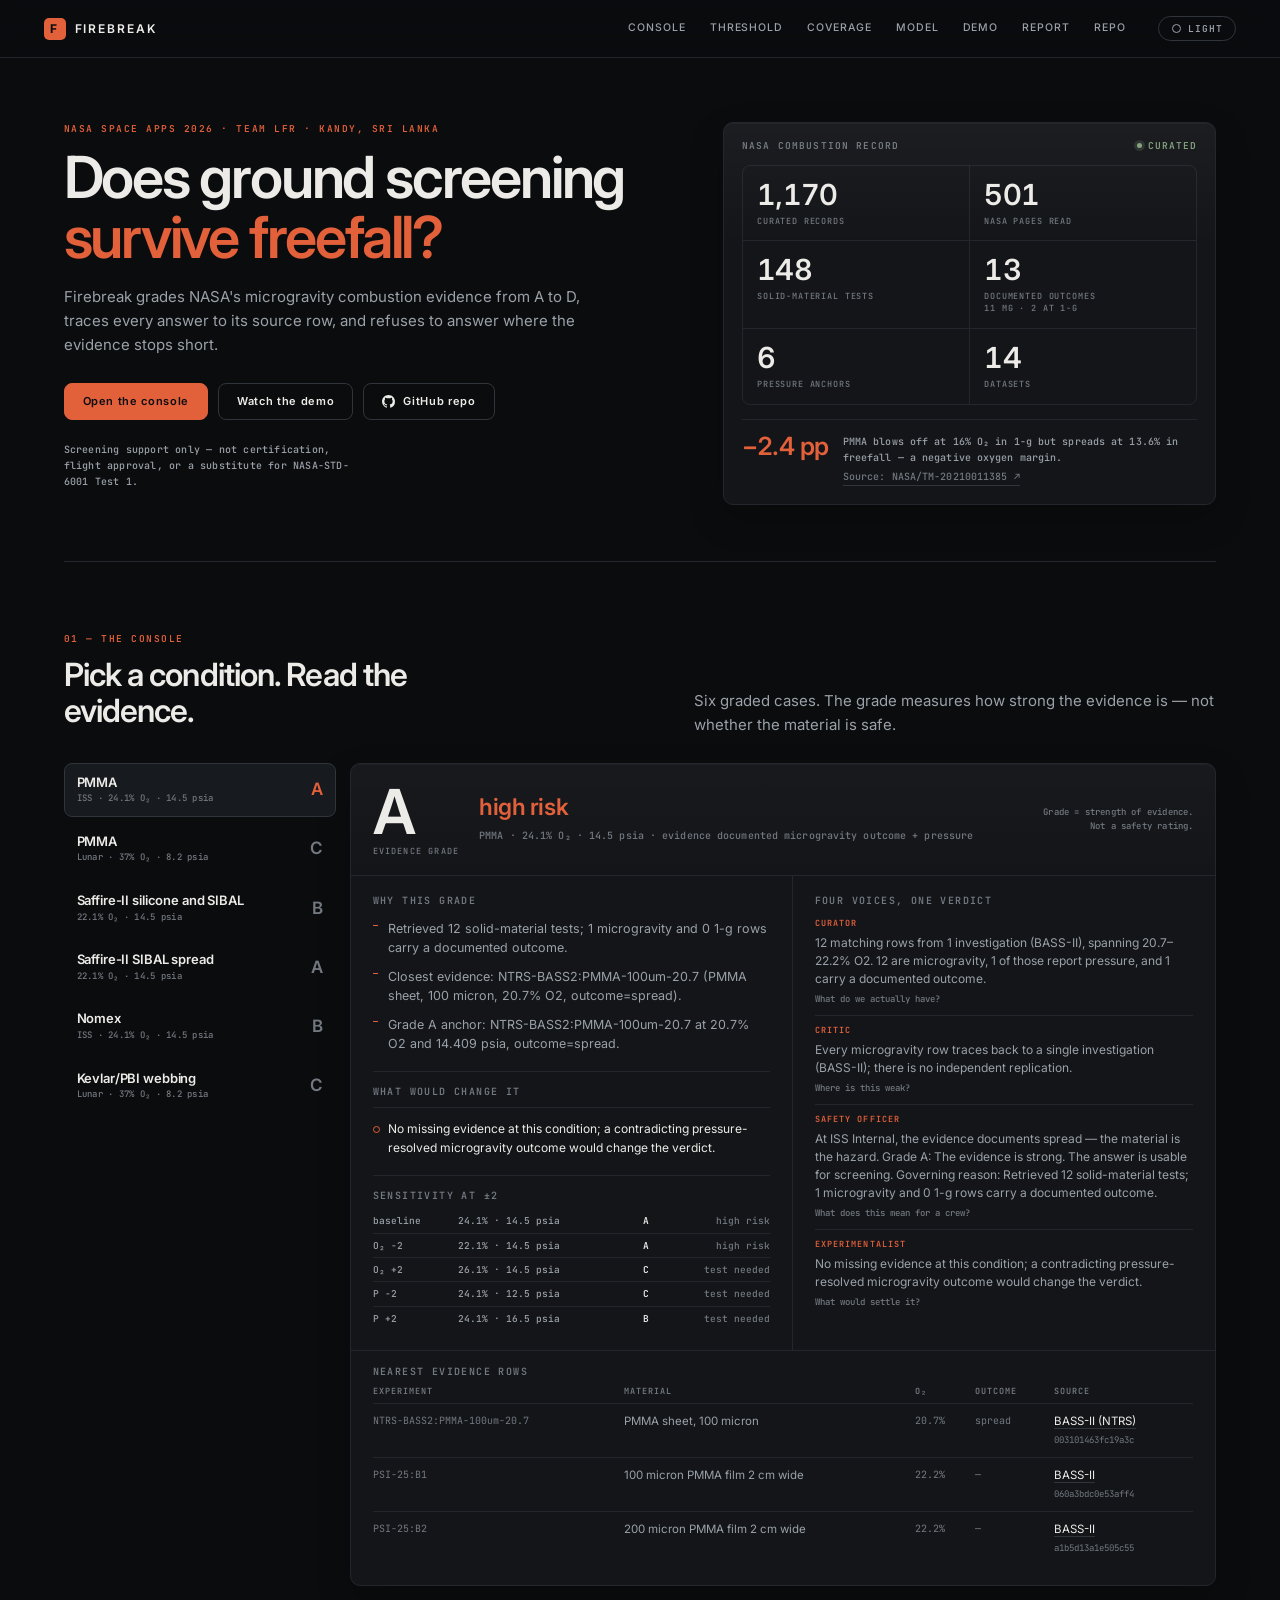
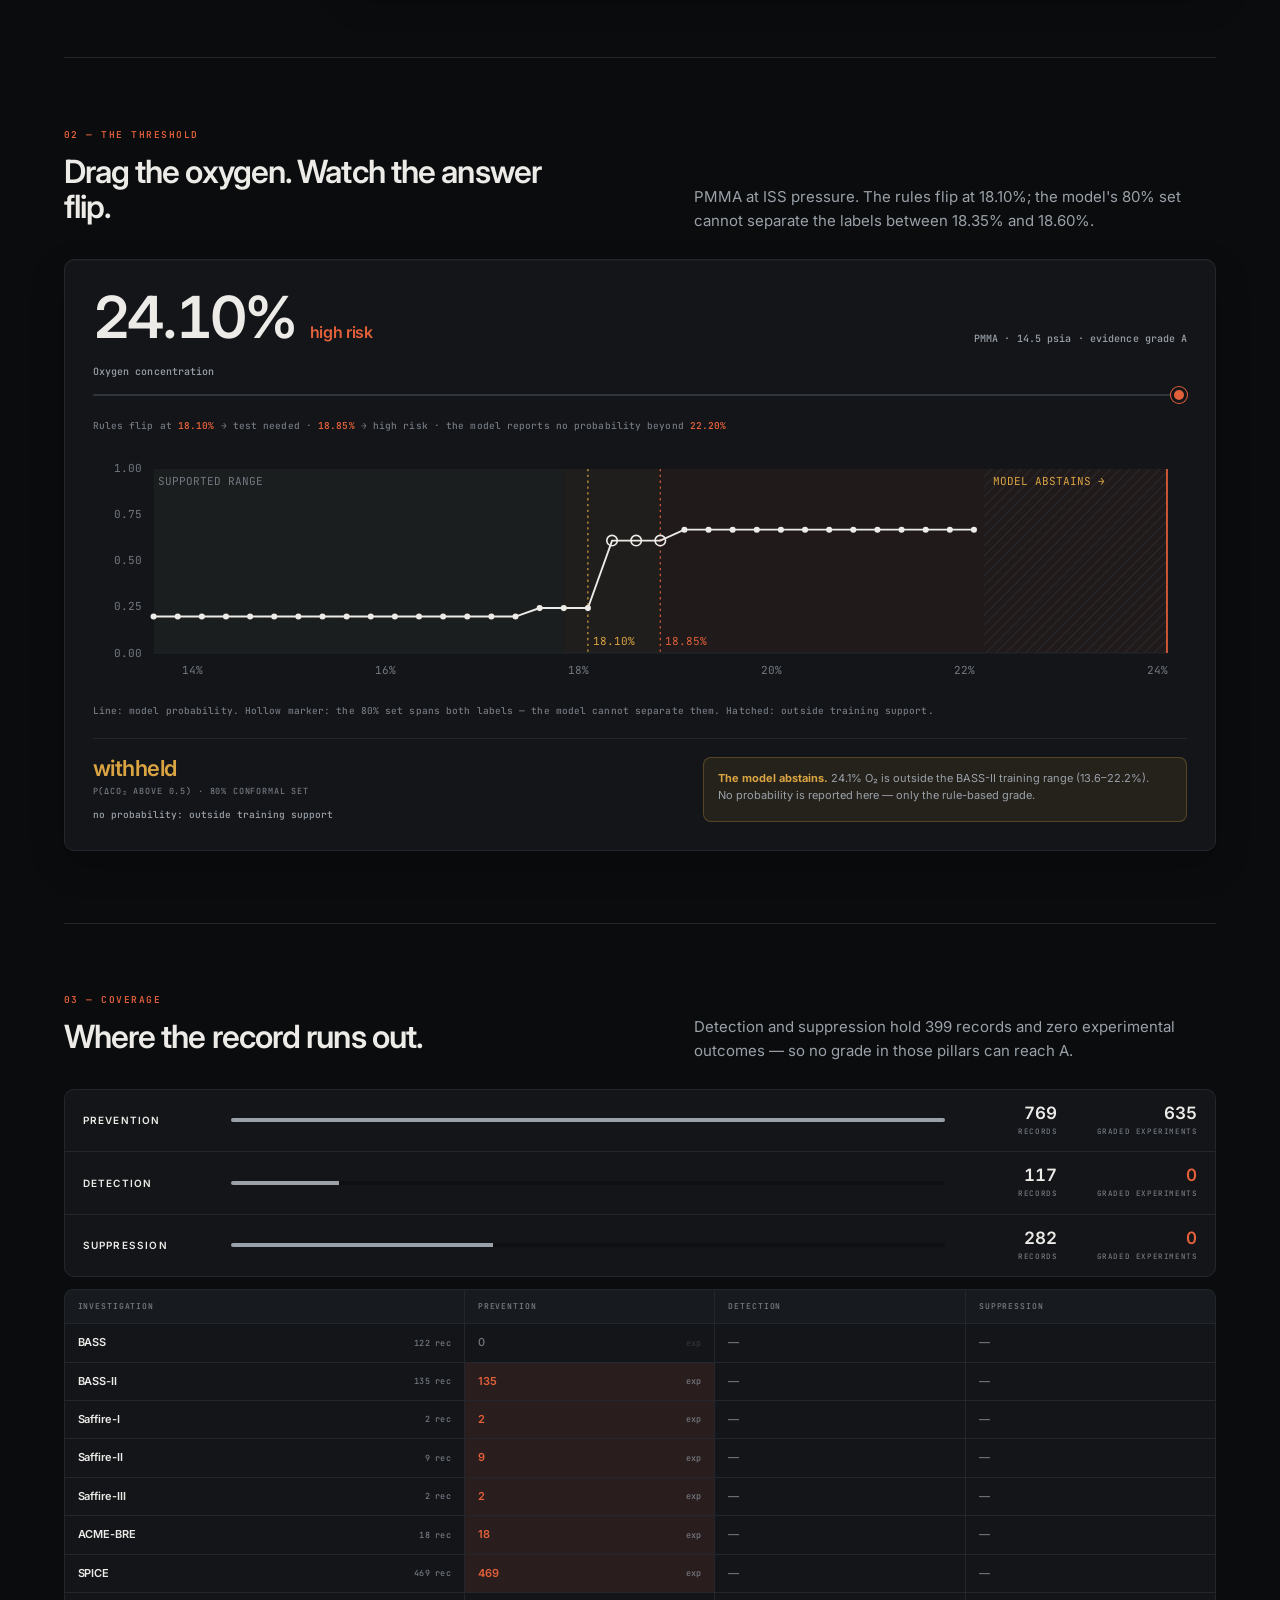
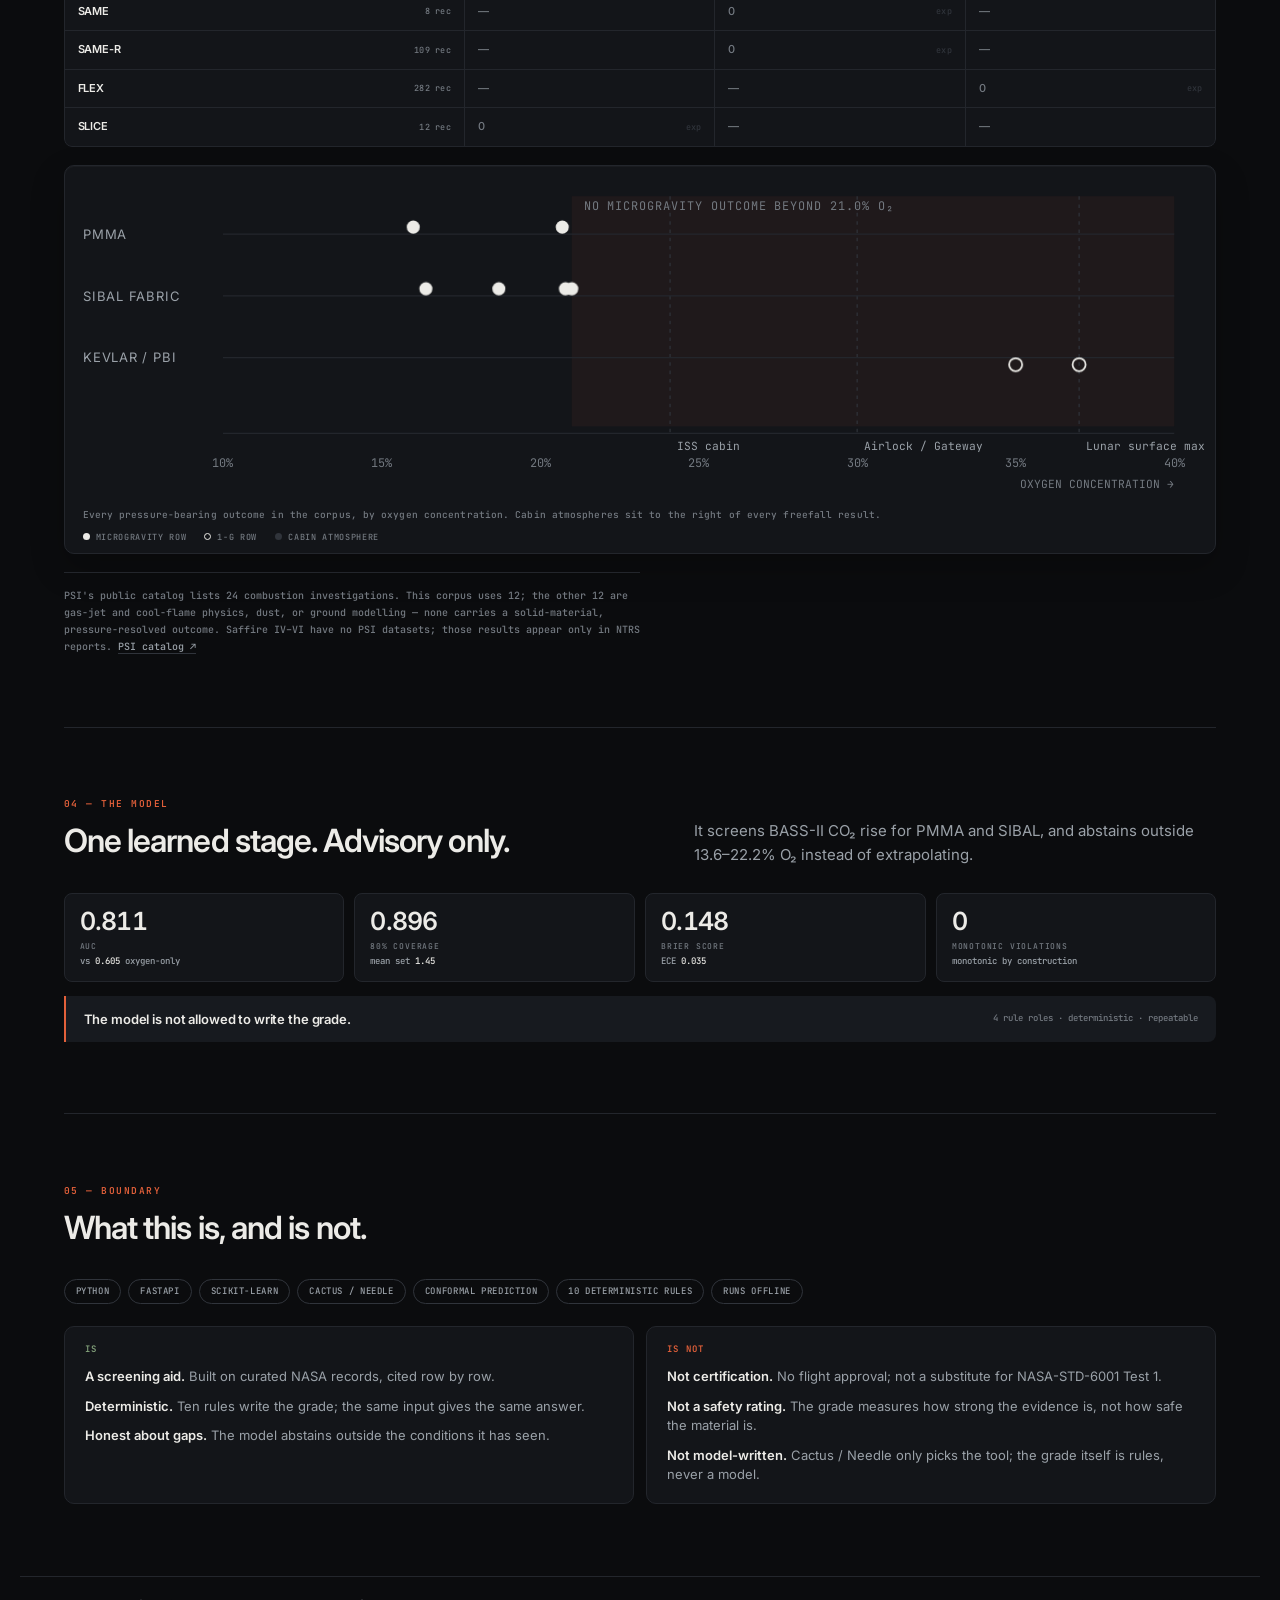
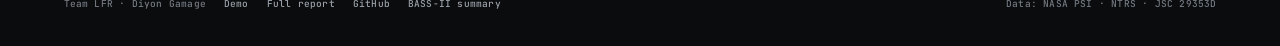
<file: docs/index.html>
<!doctype html>
<html lang="en">
<head>
<meta charset="utf-8">
<meta name="viewport" content="width=device-width, initial-scale=1">
<title>Firebreak — does ground flammability screening survive freefall?</title>
<meta name="description" content="Firebreak grades NASA's microgravity combustion evidence A–D, traces every answer to its source row, and refuses to answer where the evidence stops short.">
<link rel="icon" href="favicon.svg" type="image/svg+xml">
<link rel="preconnect" href="https://fonts.googleapis.com">
<link rel="preconnect" href="https://fonts.gstatic.com" crossorigin>
<link href="https://fonts.googleapis.com/css2?family=Inter:wght@400;500;600;700&family=JetBrains+Mono:wght@400;500;600&display=swap" rel="stylesheet">
<meta property="og:title" content="Firebreak — evidence grading for freefall fire safety">
<meta property="og:description" content="1,170 curated records. 13 documented outcomes. Every grade traceable to a NASA source.">
<meta property="og:image" content="og-card.png">
<script>
(function(){
  var root=document.documentElement, saved=null;
  try{saved=localStorage.getItem('fb-theme');}catch(e){}
  if(saved==='light'||saved==='dark')root.dataset.theme=saved;
})();
</script>
<style>
  :root{
    color-scheme:dark;
    --bg:#0b0c0e; --bg-2:#0e1013; --panel:#131519; --panel-2:#171a1f;
    --line:#23262c; --line-2:#30343b;
    --text:#ecebe7; --muted:#9aa1a8; --dim:#737980;
    --accent:#e2603a; --accent-ink:#0b0c0e;
    --warn:#d9a441; --ok:#82a07a;
    --sans:"Inter",-apple-system,"Segoe UI",system-ui,sans-serif;
    --mono:"JetBrains Mono",ui-monospace,"SF Mono",Menlo,monospace;
    --pad:clamp(18px,3.4vw,56px);
    --r:10px;
    --shadow:0 1px 0 rgba(255,255,255,.03) inset,0 14px 34px rgba(0,0,0,.22);
    --t:.18s ease;
  }
  :root[data-theme="light"]{
    color-scheme:light;
    --bg:#f6f5f1; --bg-2:#efeee9; --panel:#ffffff; --panel-2:#f8f7f3;
    --line:#e3dfd6; --line-2:#cfc9bd;
    --text:#16181b; --muted:#5d646c; --dim:#8a9098;
    --accent:#c94a28; --accent-ink:#ffffff;
    --warn:#a4741a; --ok:#4f7047;
    --shadow:0 1px 2px rgba(20,20,20,.04),0 12px 28px rgba(20,20,20,.06);
  }
  *{box-sizing:border-box}
  html{scroll-behavior:smooth}
  body{margin:0;background:var(--bg);color:var(--text);font-family:var(--sans);font-size:15px;line-height:1.55;
    -webkit-font-smoothing:antialiased;transition:background .3s ease,color .3s ease}
  a{color:inherit}
  ::selection{background:var(--accent);color:var(--accent-ink)}
  .mono{font-family:var(--mono)}

  .rail{position:sticky;top:0;z-index:50;display:flex;align-items:center;gap:22px;
    padding:0 var(--pad);height:58px;border-bottom:1px solid var(--line);
    background:color-mix(in srgb,var(--bg) 86%,transparent);backdrop-filter:blur(14px)}
  .mark{display:flex;align-items:center;gap:9px;font:600 12px/1 var(--sans);letter-spacing:.16em;text-transform:uppercase;text-decoration:none}
  .mark i{display:grid;place-items:center;width:22px;height:22px;background:var(--accent);color:var(--accent-ink);
    font:700 12px/1 var(--sans);font-style:normal;border-radius:5px}
  .rail nav{display:flex;gap:4px;margin-left:auto}
  .rail nav a{color:var(--muted);text-decoration:none;padding:7px 10px;border-radius:6px;
    font:500 10.5px/1 var(--sans);letter-spacing:.09em;text-transform:uppercase;transition:var(--t)}
  .rail nav a:hover{color:var(--text);background:var(--panel)}
  .themebtn{appearance:none;border:1px solid var(--line-2);background:transparent;color:var(--muted);
    border-radius:999px;padding:7px 13px;font:600 9.5px/1 var(--mono);letter-spacing:.1em;text-transform:uppercase;
    cursor:pointer;display:inline-flex;align-items:center;gap:7px;transition:var(--t)}
  .themebtn:hover{color:var(--text);border-color:var(--muted)}
  .themebtn::before{content:"";width:7px;height:7px;border-radius:50%;border:1px solid currentColor}
  .themebtn span{pointer-events:none}
  .btn svg{width:13px;height:13px;display:block;flex:none}
  @media(max-width:860px){
    .rail{flex-wrap:wrap;height:auto;row-gap:0;padding-top:9px;padding-bottom:0}
    .rail nav{display:flex;flex-wrap:wrap;order:3;width:100%;margin-left:0;gap:0;
      border-top:1px solid var(--line);padding:6px 0 7px}
    .rail nav a{padding:8px 9px;white-space:nowrap;font-size:10px}
    .themebtn{margin-left:auto}
    section{scroll-margin-top:118px}
  }

  main{max-width:1240px;margin:0 auto;padding:0 var(--pad)}
  section{padding:clamp(44px,5.6vw,76px) 0;border-top:1px solid var(--line);scroll-margin-top:76px}
  main>section:first-child{border-top:0}
  .eyebrow{font:600 9.5px/1 var(--mono);letter-spacing:.16em;text-transform:uppercase;color:var(--accent);margin:0 0 14px;max-width:none}
  h1{font:600 clamp(34px,4.6vw,58px)/1.03 var(--sans);letter-spacing:-.038em;margin:0 0 18px;max-width:16ch}
  h1 em{font-style:normal;color:var(--accent)}
  h2{font:600 clamp(23px,2.7vw,32px)/1.12 var(--sans);letter-spacing:-.028em;margin:0 0 8px;max-width:24ch}
  h3{font:600 10px/1 var(--mono);letter-spacing:.14em;text-transform:uppercase;color:var(--dim);margin:0 0 14px}
  p{margin:0 0 12px;max-width:62ch}
  .lede{color:var(--muted);font-size:15px;line-height:1.6;max-width:58ch}

  .hero{display:grid;grid-template-columns:1.1fr .9fr;gap:clamp(28px,4.4vw,64px);align-items:center;
    padding-top:clamp(40px,5vw,72px);padding-bottom:clamp(36px,4.4vw,60px)}
  .hero .cta{display:flex;gap:10px;flex-wrap:wrap;margin-top:26px}
  .btn{display:inline-flex;align-items:center;gap:8px;padding:11px 18px;border:1px solid var(--line-2);
    border-radius:8px;text-decoration:none;font:600 11px/1 var(--sans);letter-spacing:.06em;color:var(--text);
    transition:var(--t);background:transparent;cursor:pointer}
  .btn:hover{border-color:var(--muted);transform:translateY(-1px)}
  .btn.solid{background:var(--accent);border-color:var(--accent);color:var(--accent-ink)}
  .btn.solid:hover{background:color-mix(in srgb,var(--accent) 88%,var(--text));border-color:transparent}
  .hero .boundary{font:500 10px/1.6 var(--mono);color:var(--muted);letter-spacing:.02em;margin-top:22px;max-width:48ch}

  .hero-panel{background:var(--panel);border:1px solid var(--line);border-radius:var(--r);
    padding:18px;box-shadow:var(--shadow);position:relative;overflow:hidden}
  .hero-panel::before{content:"";position:absolute;inset:0;pointer-events:none;
    background:linear-gradient(180deg,rgba(255,255,255,.035),transparent 32%)}
  .ph{display:flex;align-items:center;justify-content:space-between;gap:12px;margin-bottom:14px;
    font:600 9.5px/1 var(--mono);letter-spacing:.12em;text-transform:uppercase;color:var(--dim)}
  .ph .live{display:inline-flex;align-items:center;gap:6px;color:var(--ok)}
  .ph .live::before{content:"";width:5px;height:5px;border-radius:50%;background:var(--ok);
    box-shadow:0 0 0 3px color-mix(in srgb,var(--ok) 18%,transparent);animation:pulse 2.6s infinite}
  @keyframes pulse{0%,100%{box-shadow:0 0 0 3px color-mix(in srgb,var(--ok) 18%,transparent)}
    50%{box-shadow:0 0 0 6px color-mix(in srgb,var(--ok) 4%,transparent)}}
  .stats{display:grid;grid-template-columns:1fr 1fr;gap:1px;background:var(--line);
    border:1px solid var(--line);border-radius:8px;overflow:hidden;margin:0}
  .stat{background:var(--panel);padding:14px 14px 13px}
  .stat b{display:block;font:600 clamp(22px,2.3vw,29px)/1 var(--sans);letter-spacing:-.025em;font-variant-numeric:tabular-nums}
  .stat span{display:block;margin-top:7px;font:500 8.5px/1.4 var(--mono);letter-spacing:.1em;text-transform:uppercase;color:var(--dim)}
  .stat.ember b{color:var(--accent)}
  .claim{display:flex;gap:14px;align-items:flex-start;margin-top:14px;padding-top:14px;border-top:1px solid var(--line)}
  .claim b{font:600 25px/1 var(--sans);letter-spacing:-.03em;color:var(--accent);font-variant-numeric:tabular-nums;white-space:nowrap}
  .claim p{font:500 10px/1.55 var(--mono);color:var(--muted);margin:0;letter-spacing:.01em}
  .claim a.src{display:block;margin-top:4px;color:var(--dim);text-decoration:none;border-bottom:1px solid var(--line-2);width:fit-content}
  .claim a:hover{color:var(--accent);border-color:var(--accent)}
  @media(max-width:960px){.hero{grid-template-columns:1fr}.hero h1{max-width:20ch}.hero-panel{order:2}}

  .sec-head{display:flex;align-items:flex-end;justify-content:space-between;gap:28px;margin-bottom:26px}
  .sec-head .lede{margin:0}
  .sec-head>div:first-child{flex:1}
  @media(max-width:760px){.sec-head{display:block}.sec-head .lede{margin-top:8px}}

  .panel{background:var(--panel);border:1px solid var(--line);border-radius:var(--r);box-shadow:var(--shadow)}

  .workbench{display:grid;grid-template-columns:272px minmax(0,1fr);gap:14px;align-items:start}
  .case-list{display:grid;gap:5px;position:sticky;top:76px}
  .case{appearance:none;display:grid;grid-template-columns:1fr auto;gap:2px 10px;align-items:center;text-align:left;
    background:transparent;border:1px solid transparent;border-radius:8px;padding:11px 12px;cursor:pointer;color:var(--text);transition:var(--t)}
  .case:hover{background:var(--panel)}
  .case[aria-pressed="true"]{background:var(--panel-2);border-color:var(--line-2)}
  .case .nm{font:600 13px/1.2 var(--sans);letter-spacing:-.01em}
  .case .mt{font:500 9px/1.4 var(--mono);color:var(--dim);letter-spacing:.03em}
  .case .gd{grid-row:1/3;grid-column:2;font:600 17px/1 var(--sans);color:var(--dim);font-variant-numeric:tabular-nums;transition:var(--t)}
  .case[aria-pressed="true"] .gd{color:var(--accent)}
  .case .mt{grid-column:1}
  @media(max-width:900px){
    .workbench{grid-template-columns:1fr}
    .case-list{position:static;grid-template-columns:1fr 1fr;gap:6px}
  }
  @media(max-width:520px){.case-list{grid-template-columns:1fr}}

  .detail{background:var(--panel);border:1px solid var(--line);border-radius:var(--r);box-shadow:var(--shadow);overflow:hidden}
  .detail.swap-in{animation:swapin .32s cubic-bezier(.2,.7,.2,1)}
  @keyframes swapin{from{opacity:.35;transform:translateY(6px)}to{opacity:1;transform:none}}
  .detail-top{display:flex;align-items:center;gap:20px;padding:20px 22px;border-bottom:1px solid var(--line);
    background:linear-gradient(180deg,rgba(255,255,255,.02),transparent)}
  .grade{display:flex;flex-direction:column;gap:7px;min-width:64px}
  .grade b,.grade span{font:600 62px/0.9 var(--sans);letter-spacing:-.055em}
  .grade small{font:500 8.5px/1 var(--mono);letter-spacing:.14em;text-transform:uppercase;color:var(--dim)}
  #grade{transition:opacity .15s,transform .15s;display:inline-block}
  #grade.swap{opacity:0;transform:translateY(6px)}
  .vword{font:600 23px/1.1 var(--sans);letter-spacing:-.02em;text-transform:lowercase;margin:0}
  .vword.high_risk{color:var(--accent)}
  .vword.test_needed{color:var(--warn)}
  .vword.acceptable{color:var(--ok)}
  .vsub{font:500 10px/1.55 var(--mono);color:var(--dim);margin-top:7px;letter-spacing:.01em}
  .flag{margin-left:auto;text-align:right;font:500 9px/1.6 var(--mono);color:var(--dim);max-width:200px;letter-spacing:.02em}
  @media(max-width:640px){.detail-top{flex-wrap:wrap;gap:14px}.flag{margin-left:0;text-align:left;max-width:none;width:100%}}

  .detail-grid{display:grid;grid-template-columns:1.02fr .98fr}
  .dcol{padding:20px 22px}
  .dcol+.dcol{border-left:1px solid var(--line)}
  @media(max-width:860px){.detail-grid{grid-template-columns:1fr}.dcol+.dcol{border-left:0;border-top:1px solid var(--line)}}
  .dcol h3{margin-bottom:13px}
  ul.reasons{list-style:none;padding:0;margin:0;display:grid;gap:9px}
  ul.reasons li{position:relative;padding-left:15px;font-size:12.5px;line-height:1.55;color:var(--muted)}
  ul.reasons li::before{content:"";position:absolute;left:0;top:6px;width:5px;height:1px;background:var(--accent)}
  .change{margin-top:18px;padding-top:15px;border-top:1px solid var(--line)}
  .change h3{margin-bottom:10px}
  .change ul{list-style:none;margin:0;padding:0;display:grid;gap:8px}
  .change li{position:relative;padding-left:15px;font-size:12px;line-height:1.55;color:var(--muted)}
  .change li::before{content:"";position:absolute;left:0;top:6px;width:5px;height:1px;background:var(--line-2)}
  .change li.falsify{padding-top:12px;border-top:1px solid var(--line);color:var(--text)}
  .change li.falsify::before{top:18px;width:5px;height:5px;border:1px solid var(--accent);border-radius:50%;background:none}
  .sens{margin-top:18px;padding-top:15px;border-top:1px solid var(--line)}
  .sens h3{margin-bottom:8px}
  .sens-table{width:100%;border-collapse:collapse;font:500 9.5px/1.4 var(--mono);font-variant-numeric:tabular-nums}
  .sens-table td{padding:5px 0;border-bottom:1px solid var(--line);color:var(--muted);white-space:nowrap}
  .sens-table tr:last-child td{border-bottom:0}
  .sens-table td:nth-child(3){text-align:center;color:var(--dim)}
  .sens-table td:last-child{text-align:right;color:var(--dim)}
  .sens-table b{color:var(--text);font-weight:600}
  .court{display:grid;gap:0}
  .voice{padding:10px 0;border-bottom:1px solid var(--line);opacity:0;transform:translateY(6px);
    transition:opacity .4s ease,transform .4s cubic-bezier(.2,.7,.2,1)}
  .voice:first-child{padding-top:0}
  .voice:last-child{border-bottom:0;padding-bottom:0}
  .voice.in{opacity:1;transform:none}
  .voice h4{font:600 8.5px/1 var(--mono);letter-spacing:.13em;text-transform:uppercase;color:var(--accent);margin:0 0 6px}
  .voice p{font-size:12px;line-height:1.5;color:var(--muted);margin:0}
  .voice .q{font:500 9px/1.4 var(--mono);color:var(--dim);margin-top:5px}

  .table-block{border-top:1px solid var(--line);padding:16px 22px 20px}
  .table-block h3{margin-bottom:10px}
  .table-wrap{overflow-x:auto;margin:0 -22px;padding:0 22px}
  table.sources{width:100%;border-collapse:collapse;font-size:11.5px;min-width:640px}
  table.sources th{font:600 8.5px/1 var(--mono);letter-spacing:.12em;text-transform:uppercase;color:var(--dim);
    text-align:left;padding:0 10px 8px 0;border-bottom:1px solid var(--line)}
  table.sources td{padding:9px 10px 9px 0;border-bottom:1px solid var(--line);vertical-align:top;color:var(--muted)}
  table.sources tr:last-child td{border-bottom:0}
  table.sources td.mono{font-size:10px;color:var(--dim);white-space:nowrap}
  table.sources a{color:var(--text);text-decoration:none;border-bottom:1px solid var(--line-2)}
  table.sources a:hover{color:var(--accent);border-color:var(--accent)}
  table.sources td .mono{font-size:9px;color:var(--dim);margin-top:3px}

  .sweep-panel{padding:clamp(18px,2.6vw,28px)}
  .sweep-head{display:flex;align-items:flex-end;justify-content:space-between;gap:18px;flex-wrap:wrap;margin-bottom:18px}
  .readout{display:flex;align-items:baseline;gap:14px}
  .readout b{font:600 clamp(42px,5vw,58px)/1 var(--sans);letter-spacing:-.04em;font-variant-numeric:tabular-nums}
  .readout .vword{font-size:16px}
  .vsub.soft{color:var(--muted)}
  input[type=range]{-webkit-appearance:none;appearance:none;width:100%;height:26px;background:transparent;margin:2px 0 4px;cursor:grab}
  input[type=range]:active{cursor:grabbing}
  input[type=range]::-webkit-slider-runnable-track{height:2px;background:var(--line-2);border-radius:1px}
  input[type=range]::-webkit-slider-thumb{-webkit-appearance:none;width:16px;height:16px;margin-top:-7px;border-radius:50%;
    background:var(--accent);border:3px solid var(--panel);box-shadow:0 0 0 1px var(--accent)}
  input[type=range]::-moz-range-track{height:2px;background:var(--line-2)}
  input[type=range]::-moz-range-thumb{width:14px;height:14px;border:3px solid var(--panel);border-radius:50%;background:var(--accent);box-shadow:0 0 0 1px var(--accent)}
  .flipnote{font:500 9.5px/1.7 var(--mono);color:var(--dim);margin:4px 0 6px;letter-spacing:.01em}
  .flipnote b{color:var(--accent);font-weight:600}
  figure{margin:14px 0 0}
  figure svg{width:100%;height:auto;display:block;overflow:visible}
  figcaption{margin-top:10px;font:500 9.5px/1.6 var(--mono);color:var(--dim);letter-spacing:.01em}
  .sweep-foot{display:grid;grid-template-columns:1.1fr .9fr;gap:18px;margin-top:20px;padding-top:18px;border-top:1px solid var(--line)}
  @media(max-width:760px){.sweep-foot{grid-template-columns:1fr}}
  .prob b{display:block;font:600 38px/1 var(--sans);letter-spacing:-.04em;font-variant-numeric:tabular-nums}
  .prob b.sm{font-size:22px;color:var(--warn);letter-spacing:-.02em}
  .prob .lbl{font:500 8.5px/1.5 var(--mono);letter-spacing:.1em;text-transform:uppercase;color:var(--dim);margin-top:6px}
  .prob ul{list-style:none;margin:10px 0 0;padding:0;display:grid;gap:4px;font:500 9.5px/1.5 var(--mono);color:var(--muted)}
  .prob ul b{display:inline;font-size:9.5px;color:var(--text);letter-spacing:.02em}
  .abstain{background:color-mix(in srgb,var(--warn) 9%,transparent);border:1px solid color-mix(in srgb,var(--warn) 28%,transparent);
    border-radius:8px;padding:12px 14px}
  .abstain p{font-size:11px;line-height:1.55;color:var(--muted);margin:0}
  .abstain b{color:var(--warn)}
  .abstain span{color:var(--muted)}

  .blind{display:grid;gap:1px;background:var(--line);border:1px solid var(--line);border-radius:var(--r);overflow:hidden}
  .pillar{display:grid;grid-template-columns:132px 1fr 96px 124px;gap:16px;align-items:center;background:var(--panel);padding:15px 18px}
  .pillar .nm{font:600 10px/1 var(--sans);letter-spacing:.12em;text-transform:uppercase}
  .bar{height:4px;background:var(--bg-2);border-radius:2px;overflow:hidden}
  .bar i{display:block;height:100%;background:var(--muted)}
  .pillar .num{font:600 17px/1 var(--sans);font-variant-numeric:tabular-nums;text-align:right}
  .pillar .num small{display:block;font:500 7.5px/1.4 var(--mono);letter-spacing:.08em;text-transform:uppercase;color:var(--dim);margin-top:4px}
  .pillar.empty .num.zero{color:var(--accent)}
  @media(max-width:820px){.pillar{grid-template-columns:1fr 1fr;gap:8px 16px}.pillar .bar{grid-column:1/-1;order:3}}
  .matrix-wrap{overflow-x:auto;margin-top:12px;border-radius:8px}
  .matrix{display:grid;grid-template-columns:1.6fr repeat(3,1fr);gap:1px;background:var(--line);border:1px solid var(--line);
    border-radius:8px;overflow:hidden;min-width:580px}
  .mx{background:var(--panel);padding:11px 13px;font:500 11px/1.4 var(--sans);display:flex;align-items:center;justify-content:space-between;gap:8px}
  .mx.head{background:var(--panel-2);font:600 8px/1.4 var(--mono);letter-spacing:.11em;text-transform:uppercase;color:var(--dim)}
  .mx.lbl{font-weight:600;letter-spacing:-.005em}
  .mx .n{font:500 8.5px/1 var(--mono);color:var(--dim);letter-spacing:.03em}
  .mx.on{background:color-mix(in srgb,var(--accent) 11%,var(--panel))}
  .mx.on span:first-child{color:var(--accent);font-weight:600}
  .mx.off{color:var(--dim)}
  .mx.off .n{color:var(--line-2)}

  #plate{margin:18px 0 0;background:var(--panel);border:1px solid var(--line);border-radius:var(--r);
    padding:16px 18px 12px;box-shadow:var(--shadow)}
  .catalog-note{margin:18px 0 0;padding-top:14px;border-top:1px solid var(--line);
    font:500 10px/1.7 var(--mono);color:var(--dim);max-width:96ch}
  .catalog-note a{color:var(--muted);text-decoration:none;border-bottom:1px solid var(--line-2)}
  #plate figcaption{margin-top:8px}
  .plate-key{display:flex;gap:18px;flex-wrap:wrap;margin-top:10px;font:500 8.5px/1 var(--mono);
    letter-spacing:.08em;text-transform:uppercase;color:var(--dim)}
  .plate-key span{display:inline-flex;align-items:center;gap:6px}
  .dot{width:7px;height:7px;border-radius:50%;background:var(--text);display:inline-block}
  .dot.hollow{background:transparent;border:1.5px solid var(--text)}
  .dot.cabin{background:var(--line-2)}
  .plate-dot{opacity:0;animation:dotin .45s ease forwards}
  @keyframes dotin{from{opacity:0}to{opacity:1}}

  .model-grid{display:grid;grid-template-columns:repeat(4,1fr);gap:10px}
  .metric{background:var(--panel);border:1px solid var(--line);border-radius:8px;padding:15px 15px 13px}
  .metric b{display:block;font:600 25px/1 var(--sans);letter-spacing:-.03em;font-variant-numeric:tabular-nums}
  .metric span{display:block;margin-top:7px;font:500 8px/1.4 var(--mono);letter-spacing:.1em;text-transform:uppercase;color:var(--dim)}
  .metric small{display:block;margin-top:3px;font:500 9px/1.4 var(--mono);color:var(--muted)}
  .metric em{font-style:normal;color:var(--text)}
  @media(max-width:720px){.model-grid{grid-template-columns:1fr 1fr}}
  .guard{display:flex;gap:14px;align-items:center;margin-top:14px;padding:14px 18px;border-left:2px solid var(--accent);
    background:var(--panel-2);border-radius:0 8px 8px 0}
  .guard b{font:600 13px/1.4 var(--sans);letter-spacing:-.01em}
  .guard span{font:500 9px/1.5 var(--mono);color:var(--dim);margin-left:auto;white-space:nowrap}
  @media(max-width:640px){.guard{display:block}.guard span{display:block;margin:6px 0 0;white-space:normal}}

  .stackline{display:flex;flex-wrap:wrap;gap:7px;margin-bottom:18px}
  .stackline span{font:500 9px/1 var(--mono);letter-spacing:.07em;text-transform:uppercase;color:var(--muted);
    border:1px solid var(--line-2);border-radius:999px;padding:7px 11px}
  .boundary-grid{display:grid;grid-template-columns:1fr 1fr;gap:12px;margin-top:22px}
  .bx{background:var(--panel);border:1px solid var(--line);border-radius:var(--r);padding:18px 20px}
  .bx h3{font:600 9px/1 var(--mono);letter-spacing:.14em;text-transform:uppercase;margin:0 0 13px;color:var(--dim)}
  .bx.is h3{color:var(--ok)}
  .bx.not h3{color:var(--accent)}
  .bx ul{list-style:none;margin:0;padding:0;display:grid;gap:10px}
  .bx li{font-size:13px;line-height:1.5;color:var(--muted)}
  .bx li b{color:var(--text);font-weight:600}
  @media(max-width:760px){.boundary-grid{grid-template-columns:1fr}}

  footer{border-top:1px solid var(--line);max-width:1240px;margin:0 auto;padding:20px var(--pad) 34px;
    display:flex;align-items:center;gap:18px;flex-wrap:wrap;font:500 9.5px/1.5 var(--mono);color:var(--dim);letter-spacing:.02em}
  footer a{text-decoration:none;color:var(--muted);border-bottom:1px solid transparent}
  footer a:hover{color:var(--text);border-color:var(--line-2)}
  footer .sp{margin-left:auto}

  [data-reveal]{opacity:0;transform:translateY(14px);transition:opacity .55s ease,transform .55s cubic-bezier(.2,.7,.2,1)}
  [data-reveal].in{opacity:1;transform:none}
  .gt{position:fixed;inset:0;z-index:90;pointer-events:none;opacity:0;transition:opacity .25s ease}
  .gt.on{opacity:1}
  .gt[hidden]{display:none}
  .gt-spot{position:fixed;border-radius:12px;pointer-events:none;
    box-shadow:0 0 0 9999px rgba(6,7,9,.74),0 0 0 1px var(--accent) inset;
    transition:left .5s cubic-bezier(.2,.7,.2,1),top .5s cubic-bezier(.2,.7,.2,1),
      width .5s cubic-bezier(.2,.7,.2,1),height .5s cubic-bezier(.2,.7,.2,1)}
  .gt-card{position:fixed;width:min(368px,calc(100vw - 24px));background:var(--panel);border:1px solid var(--line-2);
    border-radius:12px;pointer-events:auto;box-shadow:0 24px 64px rgba(0,0,0,.5);overflow:hidden}
  .gt-bar{height:2px;background:var(--line)}
  .gt-bar i{display:block;height:100%;width:0;background:var(--accent)}
  .gt-in{padding:14px 16px 0}
  .gt-meta{display:flex;align-items:center;gap:9px;font:600 8.5px/1 var(--mono);letter-spacing:.14em;text-transform:uppercase}
  .gt-meta b{color:var(--accent)}
  .gt-meta span{color:var(--dim)}
  .gt-card h3{font:600 16px/1.25 var(--sans);letter-spacing:-.018em;margin:9px 0 6px}
  .gt-card p{margin:0;font-size:12.5px;line-height:1.55;color:var(--muted)}
  .gt-foot{display:flex;align-items:center;gap:7px;padding:14px 16px 15px}
  .gt-dots{display:flex;align-items:center;gap:5px;margin-right:auto}
  .gt-dots button{width:5px;height:5px;border-radius:50%;border:0;padding:0;background:var(--line-2);cursor:pointer}
  .gt-dots button.on{width:16px;border-radius:3px;background:var(--accent)}
  .gbtn{appearance:none;border:1px solid var(--line-2);background:transparent;color:var(--muted);border-radius:7px;
    padding:7px 11px;font:500 9px/1 var(--mono);letter-spacing:.09em;text-transform:uppercase;cursor:pointer}
  .gbtn:hover{color:var(--text)}
  .gbtn.solid{background:var(--accent);border-color:var(--accent);color:var(--accent-ink);font-weight:600}
  .gbtn.ghost{border-color:transparent;padding-left:4px;padding-right:4px}
  .gbtn:disabled{opacity:.35;cursor:default}
  .gt-arrow{position:fixed;inset:0;width:100%;height:100%;pointer-events:none;overflow:visible}
  .gt-arrow path{stroke:var(--accent);stroke-width:1.5;fill:none;stroke-linecap:round}
  .gt-arrow path.head{fill:var(--accent);stroke:none;opacity:0;transition:opacity .3s ease .45s}
  .gt.on .gt-arrow path.head{opacity:1}
  @media(max-width:700px){.gt-card{left:12px!important;right:12px;top:auto!important;bottom:12px;width:auto}
    .gt-arrow{display:none}.gt-spot{transition:none}}

  @media(prefers-reduced-motion:reduce){
    html{scroll-behavior:auto}
    *,*::before,*::after{animation:none!important;transition:none!important}
    [data-reveal],.voice{opacity:1!important;transform:none!important}
    .plate-dot{opacity:1!important}
    .gt-spot,.gt-card{transition:none}
    .gt-arrow{display:none}
  }
</style>
</head>

<body>

<header class="rail">
  <a class="mark" href="./"><i>F</i>Firebreak</a>
  <nav>
    <a href="#console">Console</a>
    <a href="#sweep">Threshold</a>
    <a href="#coverage">Coverage</a>
    <a href="#model">Model</a>
    <a href="?tour=1" data-demo>Demo</a>
    <a href="report.html">Report</a>
    <a href="https://github.com/diyongamage/firebreak" target="_blank" rel="noopener">Repo</a>
  </nav>
  <button class="themebtn" id="theme" type="button" aria-label="Switch color theme"><span>Light</span></button>
</header>

<main>

<section class="hero">
  <div>
    <p class="eyebrow">NASA Space Apps 2026 · Team LFR · Kandy, Sri Lanka</p>
    <h1>Does ground screening <em>survive freefall?</em></h1>
    <p class="lede">Firebreak grades NASA's microgravity combustion evidence from A to D, traces every answer to its source row, and refuses to answer where the evidence stops short.</p>
    <div class="cta">
      <a class="btn solid" href="#console">Open the console</a>
      <a class="btn" href="?tour=1" data-demo>Watch the demo</a>
      <a class="btn" href="https://github.com/DiyonGamage/firebreak" target="_blank" rel="noopener">
        <svg viewBox="0 0 16 16" fill="currentColor" aria-hidden="true"><path d="M8 0C3.58 0 0 3.58 0 8c0 3.54 2.29 6.53 5.47 7.59.4.07.55-.17.55-.38 0-.19-.01-.82-.01-1.49-2.01.37-2.53-.49-2.69-.94-.09-.23-.48-.94-.82-1.13-.28-.15-.68-.52-.01-.53.63-.01 1.08.58 1.23.82.72 1.21 1.87.87 2.33.66.07-.52.28-.87.51-1.07-1.78-.2-3.64-.89-3.64-3.95 0-.87.31-1.59.82-2.15-.08-.2-.36-1.02.08-2.12 0 0 .67-.21 2.2.82.64-.18 1.32-.27 2-.27s1.36.09 2 .27c1.53-1.04 2.2-.82 2.2-.82.44 1.1.16 1.92.08 2.12.51.56.82 1.27.82 2.15 0 3.07-1.87 3.75-3.65 3.95.29.25.54.73.54 1.48 0 1.07-.01 1.93-.01 2.2 0 .21.15.46.55.38A8.01 8.01 0 0 0 16 8c0-4.42-3.58-8-8-8z"/></svg>
        GitHub repo
      </a>
    </div>
    <p class="boundary">Screening support only — not certification, flight approval, or a substitute for NASA-STD-6001 Test 1.</p>
  </div>
  <aside class="hero-panel" aria-label="Corpus summary">
    <div class="ph"><span>NASA combustion record</span><span class="live">curated</span></div>
    <div class="stats" id="facts"></div>
    <div class="claim">
      <b>−2.4&nbsp;pp</b>
      <p>PMMA blows off at 16% O₂ in 1-g but spreads at 13.6% in freefall — a negative oxygen margin.<a class="src" href="https://ntrs.nasa.gov/citations/20210011385" target="_blank" rel="noopener">Source: NASA/TM-20210011385 ↗</a></p>
    </div>
  </aside>
</section>

<section data-reveal id="console">
  <div class="sec-head">
    <div>
      <p class="eyebrow">01 — The console</p>
      <h2>Pick a condition. Read the evidence.</h2>
    </div>
    <p class="lede">Six graded cases. The grade measures how strong the evidence is — not whether the material is safe.</p>
  </div>
  <div class="workbench">
    <div class="case-list" id="chips" role="group" aria-label="Graded cases"></div>
    <div class="detail" id="case-detail">
      <div class="detail-top">
        <div class="grade"><span id="grade">A</span><small>Evidence grade</small></div>
        <div>
          <p class="vword" id="vword">high risk</p>
          <div class="vsub" id="vsub">—</div>
        </div>
        <div class="flag">Grade = strength of evidence.<br>Not a safety rating.</div>
      </div>
      <div class="detail-grid">
        <div class="dcol">
          <h3>Why this grade</h3>
          <ul class="reasons" id="reasons"></ul>
          <div class="change" id="change">
            <h3>What would change it</h3>
            <ul id="change-list"></ul>
          </div>
          <div class="sens">
            <h3>Sensitivity at ±2</h3>
            <table class="sens-table"><tbody id="sens-rows"></tbody></table>
          </div>
        </div>
        <div class="dcol">
          <h3>Four voices, one verdict</h3>
          <div class="court" id="court"></div>
        </div>
      </div>
      <div class="table-block">
        <h3>Nearest evidence rows</h3>
        <div class="table-wrap"><table class="sources"><thead><tr><th>Experiment</th><th>Material</th><th>O₂</th><th>Outcome</th><th>Source</th></tr></thead><tbody id="nearest"></tbody></table></div>
      </div>
    </div>
  </div>
</section>

<section data-reveal id="sweep">
  <div class="sec-head">
    <div>
      <p class="eyebrow">02 — The threshold</p>
      <h2>Drag the oxygen. Watch the answer flip.</h2>
    </div>
    <p class="lede">PMMA at ISS pressure. The rules flip at 18.10%; the model's 80% set cannot separate the labels between 18.35% and 18.60%.</p>
  </div>
  <div class="panel sweep-panel">
    <div class="sweep-head">
      <div class="readout"><b id="ro-o2">24.1%</b><span class="vword" id="ro-verdict">high risk</span></div>
      <div class="vsub soft" id="ro-note">—</div>
    </div>
    <label for="o2" class="vsub soft" style="display:block;margin-bottom:0">Oxygen concentration</label>
    <input id="o2" type="range" min="13.6" max="24.1" step="0.25" value="24.1" aria-describedby="ro-note">
    <div class="flipnote" id="thresholds"></div>
    <figure id="curve" aria-label="Evidence verdict and model probability across oxygen concentration"></figure>
    <div class="sweep-foot">
      <div class="prob">
        <b id="ml-p">—</b>
        <div class="lbl">P(ΔCO₂ above 0.5) · 80% conformal set</div>
        <ul id="ml-set"></ul>
      </div>
      <div class="abstain" id="abstain"><p><b>The model abstains.</b> <span id="ab-text"></span></p></div>
    </div>
  </div>
</section>

<section data-reveal id="coverage">
  <div class="sec-head">
    <div>
      <p class="eyebrow">03 — Coverage</p>
      <h2>Where the record runs out.</h2>
    </div>
    <p class="lede">Detection and suppression hold 399 records and zero experimental outcomes — so no grade in those pillars can reach A.</p>
  </div>
  <div class="blind" id="pillars"></div>
  <div class="matrix-wrap"><div class="matrix" id="matrix" aria-label="Investigations against safety pillars"></div></div>
  <figure id="plate" aria-label="Oxygen levels of every pressure-bearing documented outcome, against spacecraft cabin atmospheres"></figure>
  <p class="catalog-note">PSI's public catalog lists 24 combustion investigations. This corpus uses 12; the other 12 are gas-jet and cool-flame physics, dust, or ground modelling — none carries a solid-material, pressure-resolved outcome. Saffire IV–VI have no PSI datasets; those results appear only in NTRS reports. <a href="https://psi.nasa.gov/physci/repo/data/investigations" target="_blank" rel="noopener">PSI catalog ↗</a></p>
</section>

<section data-reveal id="model">
  <div class="sec-head">
    <div>
      <p class="eyebrow">04 — The model</p>
      <h2>One learned stage. Advisory only.</h2>
    </div>
    <p class="lede">It screens BASS-II CO₂ rise for PMMA and SIBAL, and abstains outside 13.6–22.2% O₂ instead of extrapolating.</p>
  </div>
  <div class="model-grid">
    <div class="metric"><b id="m-auc">—</b><span>AUC</span><small>vs <em id="m-o2">—</em> oxygen-only</small></div>
    <div class="metric"><b id="m-cov">—</b><span>80% coverage</span><small>mean set <em id="m-size">—</em></small></div>
    <div class="metric"><b id="m-brier">—</b><span>Brier score</span><small>ECE <em id="m-ece">—</em></small></div>
    <div class="metric"><b id="m-viol">—</b><span>monotonic violations</span><small>monotonic by construction</small></div>
  </div>
  <div class="guard"><b>The model is not allowed to write the grade.</b><span>4 rule roles · deterministic · repeatable</span></div>
</section>

<section data-reveal id="boundary">
  <div class="sec-head">
    <div>
      <p class="eyebrow">05 — Boundary</p>
      <h2>What this is, and is not.</h2>
    </div>
  </div>
  <div class="stackline">
    <span>Python</span><span>FastAPI</span><span>scikit-learn</span><span>Cactus / Needle</span>
    <span>Conformal prediction</span><span>10 deterministic rules</span><span>Runs offline</span>
  </div>
  <div class="boundary-grid">
    <div class="bx is">
      <h3>Is</h3>
      <ul>
        <li><b>A screening aid.</b> Built on curated NASA records, cited row by row.</li>
        <li><b>Deterministic.</b> Ten rules write the grade; the same input gives the same answer.</li>
        <li><b>Honest about gaps.</b> The model abstains outside the conditions it has seen.</li>
      </ul>
    </div>
    <div class="bx not">
      <h3>Is not</h3>
      <ul>
        <li><b>Not certification.</b> No flight approval; not a substitute for NASA-STD-6001 Test 1.</li>
        <li><b>Not a safety rating.</b> The grade measures how strong the evidence is, not how safe the material is.</li>
        <li><b>Not model-written.</b> Cactus / Needle only picks the tool; the grade itself is rules, never a model.</li>
      </ul>
    </div>
  </div>
</section>

</main>

<footer>
  <span>Team LFR · Diyon Gamage</span>
  <a href="?tour=1" data-demo>Demo</a>
  <a href="report.html">Full report</a>
  <a href="https://github.com/diyongamage/firebreak" target="_blank" rel="noopener">GitHub</a>
  <a href="https://ntrs.nasa.gov/citations/20210011385" target="_blank" rel="noopener">BASS-II summary</a>
  <span class="sp">Data: NASA PSI · NTRS · JSC 29353D</span>
</footer>

<div class="gt" id="gt" aria-hidden="true" hidden>
  <div class="gt-spot" id="gt-spot"></div>
  <svg class="gt-arrow" id="gt-arrow" aria-hidden="true"><path id="gt-path"/><path id="gt-head" class="head"/></svg>
  <div class="gt-card" id="gt-card" role="dialog" aria-modal="false" aria-labelledby="gt-title" aria-describedby="gt-body" tabindex="-1">
    <div class="gt-bar"><i id="gt-bar"></i></div>
    <div class="gt-in">
      <div class="gt-meta"><b id="gt-step">01</b><span id="gt-kicker">The corpus</span></div>
      <h3 id="gt-title">—</h3>
      <p id="gt-body">—</p>
    </div>
    <div class="gt-foot">
      <div class="gt-dots" id="gt-dots"></div>
      <button class="gbtn ghost" id="gt-skip" type="button">Skip</button>
      <button class="gbtn" id="gt-hold" type="button" aria-pressed="false" title="Space">Hold</button>
      <button class="gbtn" id="gt-prev" type="button">Back</button>
      <button class="gbtn solid" id="gt-next" type="button">Next</button>
    </div>
  </div>
</div>

<script>
const fmt = n => n.toLocaleString('en-US');
const VERDICT = {
  high_risk: {word:'high risk', cls:'high_risk'},
  test_needed:{word:'test needed', cls:'test_needed'},
  acceptable:{word:'acceptable', cls:'acceptable'},
  unknown:{word:'no grade', cls:'test_needed'}
};
const GRADE_NOTE = {
  A:'documented microgravity outcome + pressure',
  B:'microgravity outcome, no pressure',
  C:'1-g or layup-only evidence',
  D:'unsupported'
};

let DATA = null, caseKey = 'pmma';

function el(id){return document.getElementById(id)}
function svg(tag, attrs){const n=document.createElementNS('http://www.w3.org/2000/svg',tag);
  for(const k in attrs) n.setAttribute(k, attrs[k]); return n}

/* ---------- theme ---------- */
const themeBtn=el('theme');
function paintTheme(){
  const light=document.documentElement.dataset.theme==='light';
  themeBtn.querySelector('span').textContent=light?'Dark':'Light';
  themeBtn.setAttribute('aria-label', light?'Switch to dark theme':'Switch to light theme');
}
themeBtn.addEventListener('click',()=>{
  const light=document.documentElement.dataset.theme==='light';
  document.documentElement.dataset.theme=light?'dark':'light';
  try{localStorage.setItem('fb-theme',document.documentElement.dataset.theme)}catch(e){}
  paintTheme();
});
paintTheme();

/* ---------- transfer-gap plate ---------- */
function renderPlate(){
  const rows = DATA.anchors.filter(a=>a.pressure_psia!=null);
  const lanes = [
    {key:'PMMA', label:'PMMA', test:a=>a.material.startsWith('PMMA')},
    {key:'SIBAL', label:'SIBAL fabric', test:a=>a.material.includes('SIBAL')},
    {key:'KEV', label:'Kevlar / PBI', test:a=>a.material.includes('Kevlar')},
  ];
  const W=940,H=268,m={t:26,r:20,b:62,l:118};
  const x=v=>m.l+(v-10)/(40-10)*(W-m.l-m.r);
  const laneY={};
  lanes.forEach((l,i)=>laneY[l.key]=m.t+i*52+18);
  const s=svg('svg',{viewBox:`0 0 ${W} ${H}`,role:'img'});

  // "no microgravity evidence" region
  const edge = Math.max(...rows.filter(a=>a.gravity==='microgravity').map(a=>a.o2));
  s.appendChild(svg('rect',{x:x(edge),y:m.t-14,width:x(40)-x(edge),height:H-m.t-m.b+14,fill:'rgba(226,96,58,.055)'}));
  const zt=svg('text',{x:x(edge)+10,y:m.t-2,fill:'var(--dim)','font-size':10,'font-family':'var(--mono)','letter-spacing':'.08em'});
  zt.textContent=`NO MICROGRAVITY OUTCOME BEYOND ${edge.toFixed(1)}% O₂`; s.appendChild(zt);

  // cabin bands
  const cabins=[[24.1,'ISS cabin'],[30,'Airlock / Gateway'],[37,'Lunar surface max']];
  cabins.forEach(([v,label])=>{
    s.appendChild(svg('line',{x1:x(v),y1:m.t-14,x2:x(v),y2:H-m.b+6,stroke:'var(--line-2)','stroke-width':1,'stroke-dasharray':'3 4'}));
    const t=svg('text',{x:x(v)+6,y:H-m.b+20,fill:'var(--muted)','font-size':9.5,'font-family':'var(--mono)'});
    t.textContent=label; s.appendChild(t);
  });

  // axis
  s.appendChild(svg('line',{x1:m.l,y1:H-m.b+6,x2:W-m.r,y2:H-m.b+6,stroke:'var(--line)'}));
  const ax=svg('text',{x:W-m.r,y:H-m.b+52,fill:'var(--dim)','font-size':9.5,'font-family':'var(--mono)','text-anchor':'end'});
  ax.textContent='OXYGEN CONCENTRATION →'; s.appendChild(ax);
  for(let v=10;v<=40;v+=5){
    const t=svg('text',{x:x(v),y:H-m.b+34,fill:'var(--dim)','font-size':10,'font-family':'var(--mono)','text-anchor':'middle'});
    t.textContent=v+'%'; s.appendChild(t);
  }

  lanes.forEach(l=>{
    const y=laneY[l.key];
    const nm=svg('text',{x:0,y:y+4,fill:'var(--muted)','font-size':11,'font-family':'var(--sans)','letter-spacing':'.06em'});
    nm.textContent=l.label.toUpperCase(); s.appendChild(nm);
    s.appendChild(svg('line',{x1:m.l,y1:y,x2:W-m.r,y2:y,stroke:'var(--line)'}));
  });

  rows.forEach((a,i)=>{
    const lane=lanes.find(l=>l.test(a)); if(!lane) return;
    const y=laneY[lane.key]+(a.gravity==='microgravity'?-6:6);
    const c=svg('circle',{cx:x(a.o2),cy:y,r:5.5,
      fill:a.gravity==='microgravity'?'var(--text)':'none',
      stroke:'var(--text)','stroke-width':a.gravity==='microgravity'?0:1.5});
    c.classList.add('plate-dot'); c.style.animationDelay=(i*45)+'ms';
    const t=svg('title',{});
    t.textContent=`${a.material} · ${a.o2}% O₂ · ${a.gravity} · ${a.outcome}`;
    c.appendChild(t); s.appendChild(c);
  });

  el('plate').appendChild(s);
  const cap=document.createElement('figcaption');
  cap.textContent='Every pressure-bearing outcome in the corpus, by oxygen concentration. Cabin atmospheres sit to the right of every freefall result.';
  el('plate').appendChild(cap);
  const key=document.createElement('div'); key.className='plate-key';
  key.innerHTML='<span><i class="dot"></i>microgravity row</span><span><i class="dot hollow"></i>1-g row</span><span><i class="dot cabin"></i>cabin atmosphere</span>';
  el('plate').appendChild(key);
}

/* ---------- stats ---------- */
function renderStats(){
  const s=DATA.stats;
  const items=[
    [s.all_records,'curated records',''],
    [s.pages,'NASA pages read',''],
    [s.solid_tests,'solid-material tests',''],
    [s.outcomes,'documented outcomes',`${s.microgravity_outcomes} µg · ${s.one_g_outcomes} at 1-g`],
    [s.anchors,'pressure anchors',''],
    [s.datasets,'datasets',''],
  ];
  el('facts').innerHTML=items.map(([v,l,note])=>{
    const ember = note==='ember';
    const num = typeof v==='number';
    return `<div class="stat${ember?' ember':''}"><b${num?` data-count="${v}"`:''}>${num?fmt(v):v}</b><span>${l}${!ember&&note?`<br>${note}`:''}</span></div>`;
  }).join('');
  whenVisible(el('facts'), ()=>el('facts').querySelectorAll('b[data-count]').forEach(countUp));
}

function countUp(node){
  const target=Number(node.dataset.count), dur=1100, t0=performance.now();
  (function step(now){
    const k=Math.min(1,(now-t0)/dur), e=1-Math.pow(1-k,3);
    node.textContent=Math.round(target*e).toLocaleString('en-US');
    if(k<1) requestAnimationFrame(step);
  })(t0);
}

function whenVisible(node, fn){
  if(!node) return;
  if(!('IntersectionObserver' in window)){ fn(); return; }
  const io=new IntersectionObserver(es=>{es.forEach(e=>{
    if(e.isIntersecting){ io.disconnect(); fn(); }
  })},{threshold:.2});
  io.observe(node);
}

/* ---------- console ---------- */
function renderChips(){
  el('chips').innerHTML=DATA.cases.map(c=>{
    const full=c.title||'';
    const name=full.split(' at ')[0];
    const loc=/lunar/i.test(full)?'Lunar':/ISS/.test(full)?'ISS':'';
    return `<button class="case" data-key="${c.key}" aria-pressed="${c.key===caseKey}">
      <span class="nm">${name}</span>
      <span class="gd">${c.grade}</span>
      <span class="mt">${loc?loc+' · ':''}${c.o2}% O₂ · ${c.pressure} psia</span>
    </button>`;
  }).join('');
  el('chips').querySelectorAll('button').forEach(b=>b.addEventListener('click',()=>{
    caseKey=b.dataset.key; renderChips(); renderCase();
    const d=el('case-detail');
    if(d){d.classList.remove('swap-in'); void d.offsetWidth; d.classList.add('swap-in');}
  }));
}

let firstCase=true;
function renderCase(){
  const c=DATA.cases.find(x=>x.key===caseKey);
  const v=VERDICT[c.verdict]||VERDICT.unknown;
  const g=el('grade');
  if(firstCase){ g.textContent=c.grade; firstCase=false; }
  else{
    g.classList.add('swap');
    setTimeout(()=>{ g.textContent=c.grade; g.classList.remove('swap'); },150);
  }
  el('vword').textContent=v.word; el('vword').className='vword '+v.cls;
  el('vsub').textContent=`${c.material} · ${c.o2}% O₂ · ${c.pressure} psia · evidence ${GRADE_NOTE[c.grade]||''}`;
  el('reasons').innerHTML=(c.reasons.length?c.reasons:['No matching rows in the corpus.']).map(r=>`<li>${r}</li>`).join('');
  el('court').innerHTML=c.court.map(v=>`
    <div class="voice"><h4>${v.role}</h4><p>${v.statement}</p><div class="q">${v.question||''}</div></div>`).join('');
  [...el('court').children].forEach((n,i)=>{
    n.style.transitionDelay=(i*55)+'ms';
    requestAnimationFrame(()=>n.classList.add('in'));
  });
  const FALSIFY={
    A:'A contradicting, pressure-resolved microgravity outcome at this condition would change this verdict. Absent one, the grade stands.',
    B:'A pressure-resolved microgravity outcome at this condition, with a documented result, would raise this to grade A.',
    C:'Pressure-resolved microgravity evidence at this condition would raise this to grade B.',
    D:'Any measured outcome at this condition with a documented result would raise this grade.'
  };
  const gaps=c.gaps.slice(0,3);
  const falsified=gaps.some(t=>/contradicting|would raise this/i.test(t));
  el('change-list').innerHTML=gaps.map(t=>
    `<li${/contradicting|would raise this/i.test(t)?' class="falsify"':''}>${t}</li>`).join('')+
    (falsified?'':`<li class="falsify">${FALSIFY[c.grade]||FALSIFY.B}</li>`);
  const SLBL={baseline:'baseline',o2_minus_2:'O₂ −2',o2_plus_2:'O₂ +2',pressure_minus_2:'P −2',pressure_plus_2:'P +2'};
  el('sens-rows').innerHTML=c.sensitivity.map(s=>`
    <tr>
      <td>${SLBL[s.variant]||s.variant}</td>
      <td>${s.o2_pct}% · ${s.pressure_psia} psia</td>
      <td><b>${s.grade}</b></td>
      <td>${(VERDICT[s.verdict]||VERDICT.unknown).word}</td>
    </tr>`).join('');
  el('nearest').innerHTML=c.nearest.map(r=>`
    <tr>
      <td class="mono">${r.experiment_id}</td>
      <td>${r.material}</td>
      <td class="mono">${r.o2!=null?r.o2+'%':'—'}</td>
      <td class="mono">${r.outcome||'—'}</td>
      <td><a href="${r.source_url}" target="_blank" rel="noopener">${r.dataset}</a>
        <div class="mono" title="provenance hash">${(r.provenance_hash||'').slice(0,16)}</div></td>
    </tr>`).join('') || '<tr><td colspan="5" class="mono">No matching rows.</td></tr>';
}

/* ---------- sweep ---------- */
function nearestPoint(v){
  let best=DATA.curve[0];
  for(const p of DATA.curve) if(Math.abs(p.o2-v)<Math.abs(best.o2-v)) best=p;
  return best;
}

function renderCurve(){
  const pts=DATA.curve, W=940,H=210,m={t:18,r:18,b:34,l:52};
  const x=v=>m.l+(v-13.6)/(24.1-13.6)*(W-m.l-m.r);
  const y=p=>H-m.b-p*(H-m.t-m.b);
  const s=svg('svg',{viewBox:`0 0 ${W} ${H}`,role:'img'});
  const bands=[[13.6,17.85,'#82a07a'],[17.85,18.85,'#d9a441'],[18.85,24.1,'#e2603a']];
  bands.forEach(([a,b,c])=>s.appendChild(svg('rect',{x:x(a),y:m.t,width:x(b)-x(a),height:H-m.t-m.b,fill:c,opacity:.06})));
  bounds().forEach(bd=>{
    s.appendChild(svg('line',{x1:x(bd.at),y1:m.t,x2:x(bd.at),y2:H-m.b,
      stroke:bd.to==='high_risk'?'var(--accent)':'var(--warn)','stroke-width':1,'stroke-dasharray':'2 3'}));
    const t=svg('text',{x:x(bd.at)+4,y:H-m.b-7,
      fill:bd.to==='high_risk'?'var(--accent)':'var(--warn)','font-size':9.5,'font-family':'var(--mono)'});
    t.textContent=bd.at.toFixed(2)+'%'; s.appendChild(t);
  });
  s.appendChild(svg('rect',{x:x(22.2),y:m.t,width:x(24.1)-x(22.2),height:H-m.t-m.b,fill:'url(#hatch)'}));
  const defs=svg('defs',{});
  defs.innerHTML='<pattern id="hatch" width="6" height="6" patternUnits="userSpaceOnUse" patternTransform="rotate(45)"><line x1="0" y1="0" x2="0" y2="6" stroke="var(--line-2)" stroke-width="1"/></pattern>';
  s.appendChild(defs);
  s.appendChild(svg('line',{x1:m.l,y1:H-m.b,x2:W-m.r,y2:H-m.b,stroke:'var(--line)'}));
  [0,.25,.5,.75,1].forEach(v=>{
    const t=svg('text',{x:m.l-10,y:y(v)+3,fill:'var(--dim)','font-size':9.5,'font-family':'var(--mono)','text-anchor':'end'});
    t.textContent=v.toFixed(2); s.appendChild(t);
  });
  [14,16,18,20,22,24].forEach(v=>{
    const t=svg('text',{x:x(v),y:H-m.b+18,fill:'var(--dim)','font-size':9.5,'font-family':'var(--mono)','text-anchor':'middle'});
    t.textContent=v+'%'; s.appendChild(t);
  });
  const d=pts.filter(p=>p.p!=null).map((p,i)=>`${i?'L':'M'}${x(p.o2).toFixed(1)},${y(p.p).toFixed(1)}`).join(' ');
  s.appendChild(svg('path',{d,fill:'none',stroke:'var(--text)','stroke-width':1.6}));
  pts.filter(p=>p.p!=null).forEach(p=>{
    const ind=p.set&&p.set.length>1;
    s.appendChild(svg('circle',{cx:x(p.o2),cy:y(p.p),r:ind?4.5:2.6,
      fill:ind?'none':'var(--text)',stroke:'var(--text)','stroke-width':ind?1.4:0}));
  });
  const t1=svg('text',{x:x(22.2)+8,y:m.t+14,fill:'var(--warn)','font-size':9.5,'font-family':'var(--mono)'});
  t1.textContent='MODEL ABSTAINS →'; s.appendChild(t1);
  const t2=svg('text',{x:x(13.6)+4,y:m.t+14,fill:'var(--dim)','font-size':9.5,'font-family':'var(--mono)'});
  t2.textContent='SUPPORTED RANGE'; s.appendChild(t2);
  s.id='curve-svg';
  const holder=el('curve'); holder.querySelectorAll('svg').forEach(n=>n.remove());
  holder.appendChild(s);
  if(!holder.querySelector('figcaption')){
    const cap=document.createElement('figcaption');
    cap.textContent='Line: model probability. Hollow marker: the 80% set spans both labels — the model cannot separate them. Hatched: outside training support.';
    holder.appendChild(cap);
  }
  const marker=svg('line',{id:'cursor',y1:m.t,y2:H-m.b,stroke:'var(--accent)','stroke-width':1.5});
  s.appendChild(marker);
  window._curveX=x;
}

function updateSweep(v){
  const p=nearestPoint(v);
  el('ro-o2').textContent=v.toFixed(2)+'%';
  const vv=VERDICT[p.verdict]||VERDICT.unknown;
  el('ro-verdict').textContent=vv.word;
  el('ro-verdict').className='vword '+vv.cls;
  el('ro-note').textContent=`PMMA · 14.5 psia · evidence grade ${p.grade}`;
  const o2=p.o2;
  if(p.p!=null){
    el('ml-p').classList.remove('sm');
    el('ml-p').textContent=Math.round(p.p*100)+'%';
    el('ml-set').innerHTML=`<li>80% set → <b>${(p.set||[]).join(' + ').toUpperCase()}</b></li>
      <li>within BASS-II support ${DATA.model.o2_min}–${DATA.model.o2_max}% O₂</li>`;
  }else{
    el('ml-p').textContent='withheld';
    el('ml-p').classList.add('sm');
    el('ml-set').innerHTML='<li>no probability: outside training support</li>';
  }
  const ab=el('abstain');
  if(p.enabled){
    ab.style.display='none';
  }else{
    ab.style.display='block';
    el('ab-text').textContent=`${o2}% O₂ is outside the BASS-II training range (${DATA.model.o2_min}–${DATA.model.o2_max}%). No probability is reported here — only the rule-based grade.`;
  }
  const line=document.getElementById('cursor');
  if(line && window._curveX) line.setAttribute('x1',window._curveX(o2)), line.setAttribute('x2',window._curveX(o2));
}

function renderModel(){
  el('m-auc').textContent=DATA.model.auc;
  el('m-o2').textContent=DATA.model.o2_only_auc;
  el('m-brier').textContent=DATA.model.brier;
  el('m-ece').textContent=DATA.model.ece;
  el('m-cov').textContent=DATA.model.coverage;
  el('m-size').textContent=DATA.model.set_size;
  el('m-viol').textContent=DATA.model.violations;
}

/* ---------- pillars ---------- */
function renderPillars(){
  const max=Math.max(...DATA.pillars.map(p=>p.records));
  el('pillars').innerHTML=DATA.pillars.map(p=>`
    <div class="pillar${p.experiments?'':' empty'}">
      <div class="nm">${p.pillar}</div>
      <div class="bar"><i data-w="${(p.records/max*100).toFixed(1)}" style="width:0"></i></div>
      <div class="num">${p.records}<small>records</small></div>
      <div class="num${p.experiments?'':' zero'}">${p.experiments}<small>graded experiments</small></div>
    </div>`).join('');
  whenVisible(el('pillars'), ()=>el('pillars').querySelectorAll('.bar i').forEach((n,i)=>{
    setTimeout(()=>{ n.style.transition='width .9s cubic-bezier(.2,.7,.2,1)'; n.style.width=n.dataset.w+'%'; }, i*90);
  }));
}

function renderMatrix(){
  const PILLARS=['Prevention','Detection','Suppression'];
  let html=`<div class="mx head">Investigation</div>${PILLARS.map(p=>`<div class="mx head">${p}</div>`).join('')}`;
  DATA.catalog.forEach(r=>{
    html+=`<div class="mx lbl">${r.name}<span class="n">${r.records} rec</span></div>`;
    PILLARS.forEach(p=>{
      if(r.pillar!==p){ html+=`<div class="mx off"><span>—</span></div>`; }
      else if(r.experiments){ html+=`<div class="mx on"><span>${r.experiments}</span><span class="n">exp</span></div>`; }
      else { html+=`<div class="mx off"><span>0</span><span class="n">exp</span></div>`; }
    });
  });
  el('matrix').innerHTML=html;
}

function bounds(){
  const out=[];
  for(let i=1;i<DATA.curve.length;i++){
    const a=DATA.curve[i-1], b=DATA.curve[i];
    if(a.verdict!==b.verdict) out.push({at:b.o2,to:b.verdict});
  }
  return out;
}

function observeReveals(){
  document.querySelectorAll('[data-reveal]').forEach(n=>n.classList.add('reveal'));
  if(!('IntersectionObserver' in window)){
    document.querySelectorAll('.reveal').forEach(n=>n.classList.add('in')); return;
  }
  const io=new IntersectionObserver(es=>es.forEach(e=>{
    if(e.isIntersecting){ e.target.classList.add('in'); io.unobserve(e.target); }
  }),{threshold:.12});
  document.querySelectorAll('.reveal').forEach(n=>io.observe(n));
}

/* ---------- guided tour ---------- */
const TOUR=[
  {sel:'.hero-panel',kicker:'The corpus',title:'Every answer starts here',ms:5600,
   body:'1,170 curated NASA records, 501 pages read, 13 documented outcomes. Only those outcomes can carry a grade.'},
  {sel:'#chips',kicker:'The console',title:'Pick a material and a cabin',ms:5600,
   body:'Six graded cases from the same corpus. Each one is a real condition with a source row behind it.',
   act(){ selectCase('kevlar_pbi'); }},
  {sel:'#case-detail .detail-top',kicker:'The grade',title:'A letter about evidence, not safety',ms:6800,
   body:'Kevlar/PBI caps at C: its only data is 1-g. The grade says how strong the evidence is, never how safe the material is.'},
  {sel:'#change',kicker:'The falsifier',title:'What would change the answer',ms:6400,
   body:'Every verdict names the test that would overturn it. If no test could, the case would not be graded at all.'},
  {sel:'#sweep .sweep-panel',kicker:'The threshold',title:'Drag the oxygen below 18.1%',ms:7800,
   body:'At 18.10% the rules flip to test needed. Between 18.35 and 18.60% the model’s 80% set cannot separate the labels.',
   act(){ animateSweep(24.1,18.1,2400); }, leave(){ animateSweep(18.1,24.1,700); }},
  {sel:'#plate',kicker:'Coverage',title:'No microgravity outcome beyond 21% O₂',ms:6400,
   body:'Every pressure-bearing outcome in the corpus. The ISS, airlock and lunar cabins all sit to the right of the evidence.'},
  {sel:'#model .model-grid',kicker:'The model',title:'One learned stage — and it abstains',ms:6400,
   body:'AUC 0.811 against 0.605 for oxygen alone. Outside 13.6–22.2% O₂ the model returns no probability instead of extrapolating.'},
  {sel:'#boundary .boundary-grid',kicker:'The boundary',title:'Screening support. Never certification.',ms:6400,
   body:'No flight approval, no safety rating, no model-written grade. Saying the limits out loud is what keeps the tool honest.'},
];

let gtOn=false, gtStep=0, gtTimer=null, gtRaf=0, gtStart=0, gtMs=0, gtHeld=false, gtScrollRaf=0, gtSeq=0, gtRO=null, startCase='pmma', startO2='24.1';

function selectCase(key){
  const b=document.querySelector(`.case[data-key="${key}"]`);
  if(b) b.click();
}

function animateSweep(from,to,ms){
  const input=el('o2'), t0=performance.now();
  (function step(now){
    if(!gtOn) return;
    const k=Math.min(1,(now-t0)/ms), e=k<.5?2*k*k:1-Math.pow(-2*k+2,2)/2;
    const v=from+(to-from)*e;
    input.value=v; updateSweep(parseFloat(v));
    if(k<1) requestAnimationFrame(step);
  })(t0);
}

function gtDots(){
  const d=el('gt-dots');
  if(d.children.length) return;
  TOUR.forEach((_,i)=>{
    const b=document.createElement('button');
    b.type='button'; b.setAttribute('aria-label','Step '+(i+1));
    b.addEventListener('click',()=>gtShow(i));
    d.appendChild(b);
  });
}

function drawArrow(x,y,w,h,cx,cy,cw,ch){
  const path=el('gt-path'), head=el('gt-head');
  const above=cy+ch<=y+1, below=cy>=y+h-1;
  let d='', hd='';
  if(above||below){
    const x1=cx+cw/2;
    const x2=Math.min(Math.max(x1,x+w*.22),x+w*.78);
    const y1=above?cy+ch+5:cy-5;
    const y2=above?y-9:y+h+9;
    if(Math.abs(y2-y1)>=20){
      const mid=(y1+y2)/2, dir=above?1:-1;
      d=`M ${x1} ${y1} C ${x1} ${mid}, ${x2} ${mid}, ${x2} ${y2}`;
      hd=`M ${x2-5} ${y2-7*dir} L ${x2+5} ${y2-7*dir} L ${x2} ${y2} Z`;
    }
  }
  if(path.getAttribute('d')===d) return;
  path.setAttribute('d',d); head.setAttribute('d',hd);
  if(!d) return;
  const len=path.getTotalLength();
  path.style.transition='none';
  path.style.strokeDasharray=len; path.style.strokeDashoffset=len;
  void path.getBoundingClientRect();
  path.style.transition='stroke-dashoffset .6s ease .12s';
  path.style.strokeDashoffset='0';
}

function gtLayout(){
  const st=TOUR[gtStep], target=document.querySelector(st.sel);
  if(!target) return;
  const r=target.getBoundingClientRect(), pad=10;
  const x=Math.max(6,r.left-pad), y=Math.max(6,r.top-pad);
  const w=Math.min(innerWidth-12,r.width+pad*2), h=Math.min(innerHeight-12,r.height+pad*2);
  const spot=el('gt-spot'), card=el('gt-card');
  spot.style.left=x+'px'; spot.style.top=y+'px';
  spot.style.width=w+'px'; spot.style.height=h+'px';
  const cw=card.offsetWidth, ch=card.offsetHeight;
  let cy;
  if(y-52-ch>=12) cy=y-ch-52;
  else if(y+h+52+ch<=innerHeight-12) cy=y+h+52;
  else cy=y>innerHeight/2?12:innerHeight-ch-12;
  const cx=Math.min(Math.max(14,x+w/2-cw/2),innerWidth-cw-14);
  card.style.left=cx+'px'; card.style.top=cy+'px';
  drawArrow(x,y,w,h,cx,cy,cw,ch);
}

function gtScroll(){
  if(gtScrollRaf) return;
  gtScrollRaf=requestAnimationFrame(()=>{gtScrollRaf=0; if(gtOn) gtLayout();});
}

function gtBar(ms){
  gtMs=ms;
  clearTimeout(gtTimer); cancelAnimationFrame(gtRaf);
  const bar=el('gt-bar');
  bar.style.width='0%';
  if(gtHeld) return;
  gtStart=performance.now();
  (function tick(t){
    if(!gtOn||gtHeld) return;
    const p=Math.min(1,(t-gtStart)/ms);
    bar.style.width=(p*100)+'%';
    if(p<1) gtRaf=requestAnimationFrame(tick);
  })(gtStart);
  gtTimer=setTimeout(()=>gtNext(),ms);
}

function gtShow(i){
  gtStep=Math.max(0,Math.min(TOUR.length-1,i));
  const st=TOUR[gtStep], n=TOUR.length;
  el('gt-step').textContent=String(gtStep+1).padStart(2,'0')+' / '+String(n).padStart(2,'0');
  el('gt-kicker').textContent=st.kicker;
  el('gt-title').textContent=st.title;
  el('gt-body').textContent=st.body;
  el('gt-prev').disabled=gtStep===0;
  el('gt-next').textContent=gtStep===n-1?'Finish':'Next';
  [...el('gt-dots').children].forEach((d,j)=>d.classList.toggle('on',j===gtStep));
  const target=document.querySelector(st.sel);
  if(target){ target.scrollIntoView({behavior:'smooth',block:'center'}); gtWatch(target); }
  const seq=++gtSeq;
  gtLayout();
  gtSettle(seq);
  gtBar(st.ms);
  setTimeout(()=>{
    if(!gtOn||seq!==gtSeq) return;
    if(st.act) st.act();
  },460);
}

function gtSettle(seq){
  const t0=performance.now();
  (function loop(t){
    if(!gtOn||seq!==gtSeq) return;
    gtLayout();
    if(t-t0<1800) requestAnimationFrame(loop);
  })(t0);
}

function gtWatch(target){
  if(!window.ResizeObserver) return;
  if(gtRO) gtRO.disconnect();
  gtRO=new ResizeObserver(()=>{ if(gtOn) gtLayout(); });
  gtRO.observe(target); gtRO.observe(el('gt-card'));
}

function gtHold(on){
  gtHeld=on;
  const b=el('gt-hold');
  b.textContent=on?'Resume':'Hold';
  b.setAttribute('aria-pressed',String(on));
  if(on){ clearTimeout(gtTimer); cancelAnimationFrame(gtRaf); }
  else gtBar(gtMs);
}

function gtLeave(){
  const st=TOUR[gtStep];
  if(st.leave) st.leave();
}

function gtNext(){
  if(gtStep>=TOUR.length-1){ stopTour(); return; }
  gtLeave(); gtShow(gtStep+1);
}

function startTour(){
  if(gtOn) return;
  gtOn=true;
  gtHeld=false;
  el('gt-hold').textContent='Hold'; el('gt-hold').setAttribute('aria-pressed','false');
  startCase=caseKey; startO2=el('o2').value;
  const root=el('gt');
  root.hidden=false; root.setAttribute('aria-hidden','false');
  requestAnimationFrame(()=>root.classList.add('on'));
  gtDots();
  window.addEventListener('scroll',gtScroll,{passive:true});
  window.addEventListener('resize',gtScroll);
  gtShow(0);
}

function stopTour(){
  if(!gtOn) return;
  clearTimeout(gtTimer); cancelAnimationFrame(gtRaf);
  if(gtRO){ gtRO.disconnect(); gtRO=null; }
  gtLeave();
  gtOn=false;
  const root=el('gt');
  root.classList.remove('on');
  root.setAttribute('aria-hidden','true');
  setTimeout(()=>{ if(!gtOn) root.hidden=true; },260);
  window.removeEventListener('scroll',gtScroll);
  window.removeEventListener('resize',gtScroll);
  if(caseKey!==startCase) selectCase(startCase);
  el('o2').value=startO2;
  updateSweep(parseFloat(startO2));
}

el('gt-skip').addEventListener('click',stopTour);
el('gt-hold').addEventListener('click',()=>gtHold(!gtHeld));
el('gt-prev').addEventListener('click',()=>gtShow(gtStep-1));
el('gt-next').addEventListener('click',gtNext);
document.querySelectorAll('[data-demo]').forEach(a=>a.addEventListener('click',e=>{
  e.preventDefault(); startTour();
}));
document.addEventListener('keydown',e=>{
  if(!gtOn) return;
  if(e.key==='Escape') stopTour();
  else if(e.key===' '){ e.preventDefault(); gtHold(!gtHeld); }
  else if(e.key==='ArrowRight'||e.key==='Enter'){ e.preventDefault(); gtNext(); }
  else if(e.key==='ArrowLeft'){ e.preventDefault(); gtShow(gtStep-1); }
});

/* ---------- boot ---------- */
fetch('assets/data/dashboard.json')
  .then(r=>r.json())
  .then(d=>{
    DATA=d;
    renderPlate(); renderStats(); renderChips(); renderCase();
    renderCurve(); renderModel(); renderPillars(); renderMatrix();
    const bs=bounds();
    el('thresholds').innerHTML='Rules flip at '+bs.map(b=>
      `<b>${b.at.toFixed(2)}%</b> → ${VERDICT[b.to].word}`).join(' · ')+
      ` · the model reports no probability beyond <b>${DATA.model.o2_max.toFixed(2)}%</b>`;
    observeReveals();
    updateSweep(24.1);
    el('o2').addEventListener('input',e=>updateSweep(parseFloat(e.target.value)));
    if(new URLSearchParams(location.search).get('tour')) setTimeout(startTour,800);
  })
  .catch(err=>{
    document.querySelector('.hero').insertAdjacentHTML('afterend',
      '<p style="color:#e2603a;font-family:var(--mono);font-size:12px">Data failed to load: '+err+'</p>');
  });
</script>
</body>
</html>
</file>
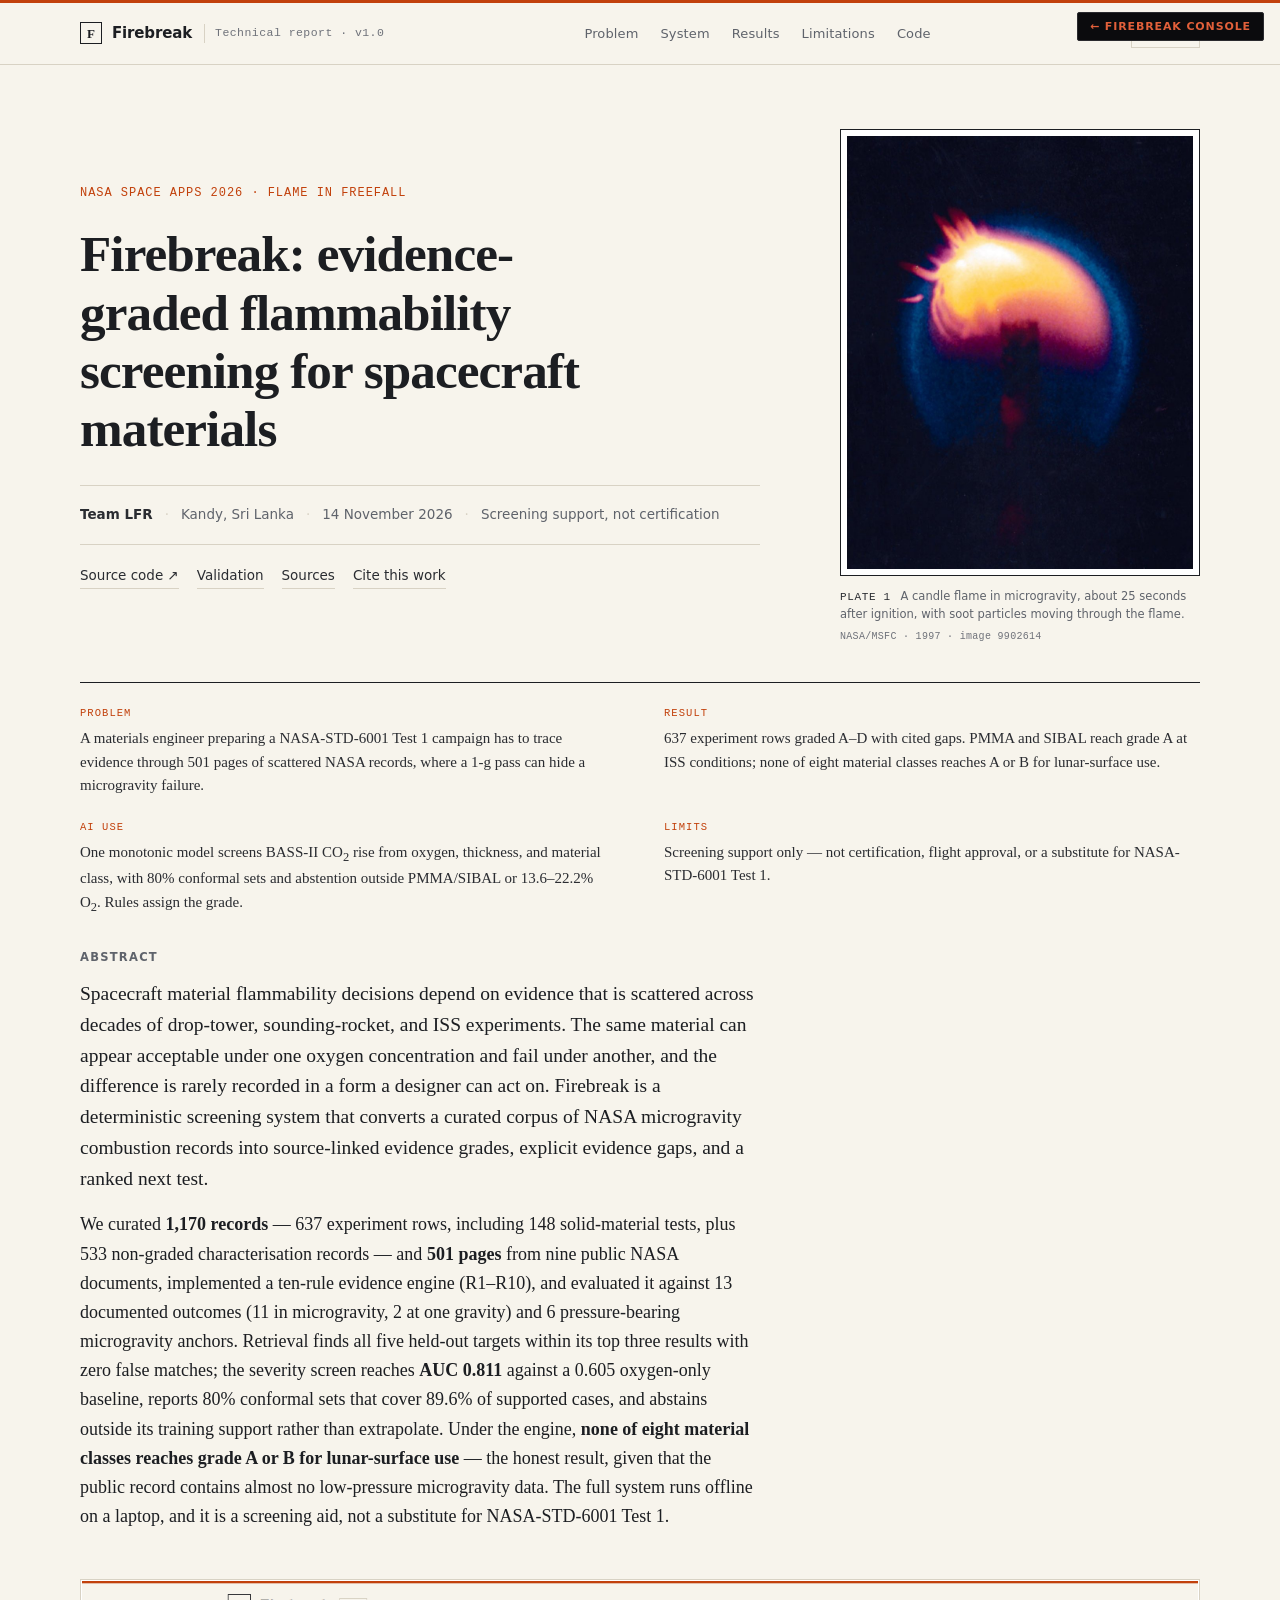
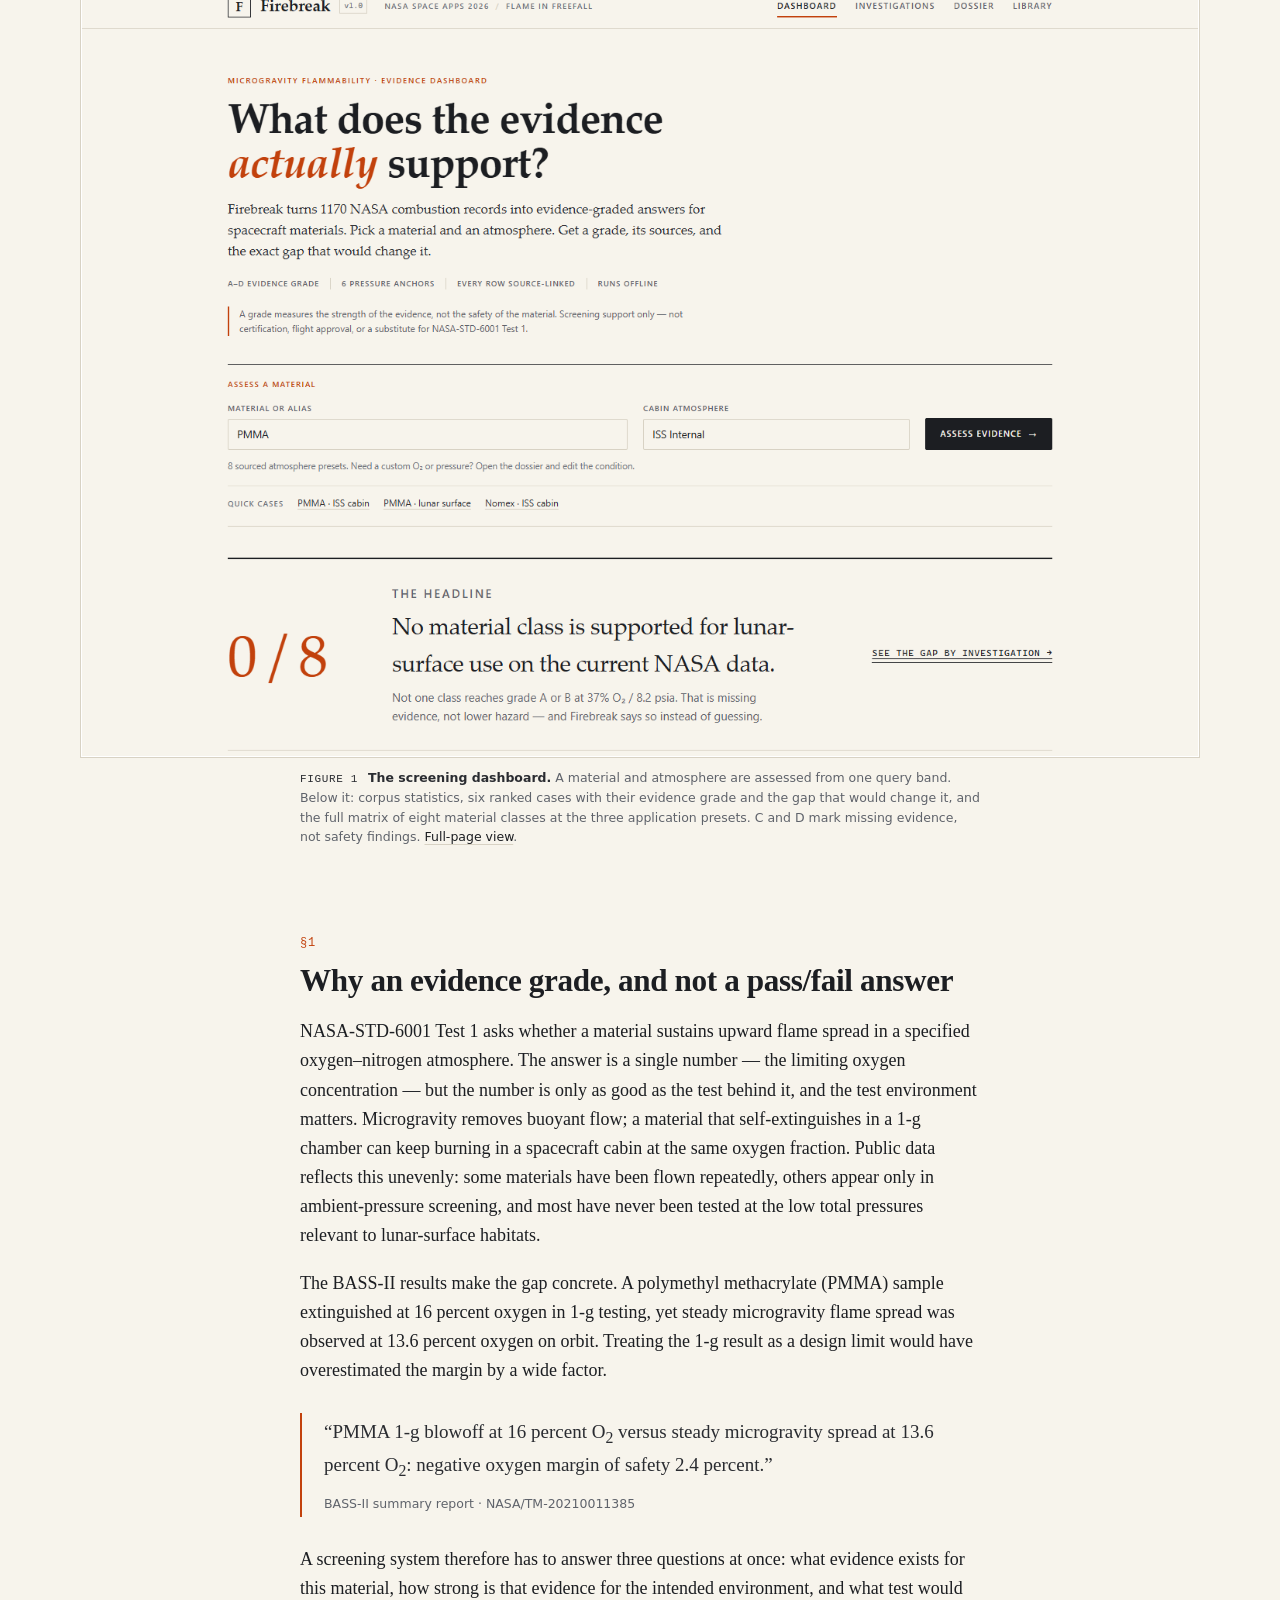
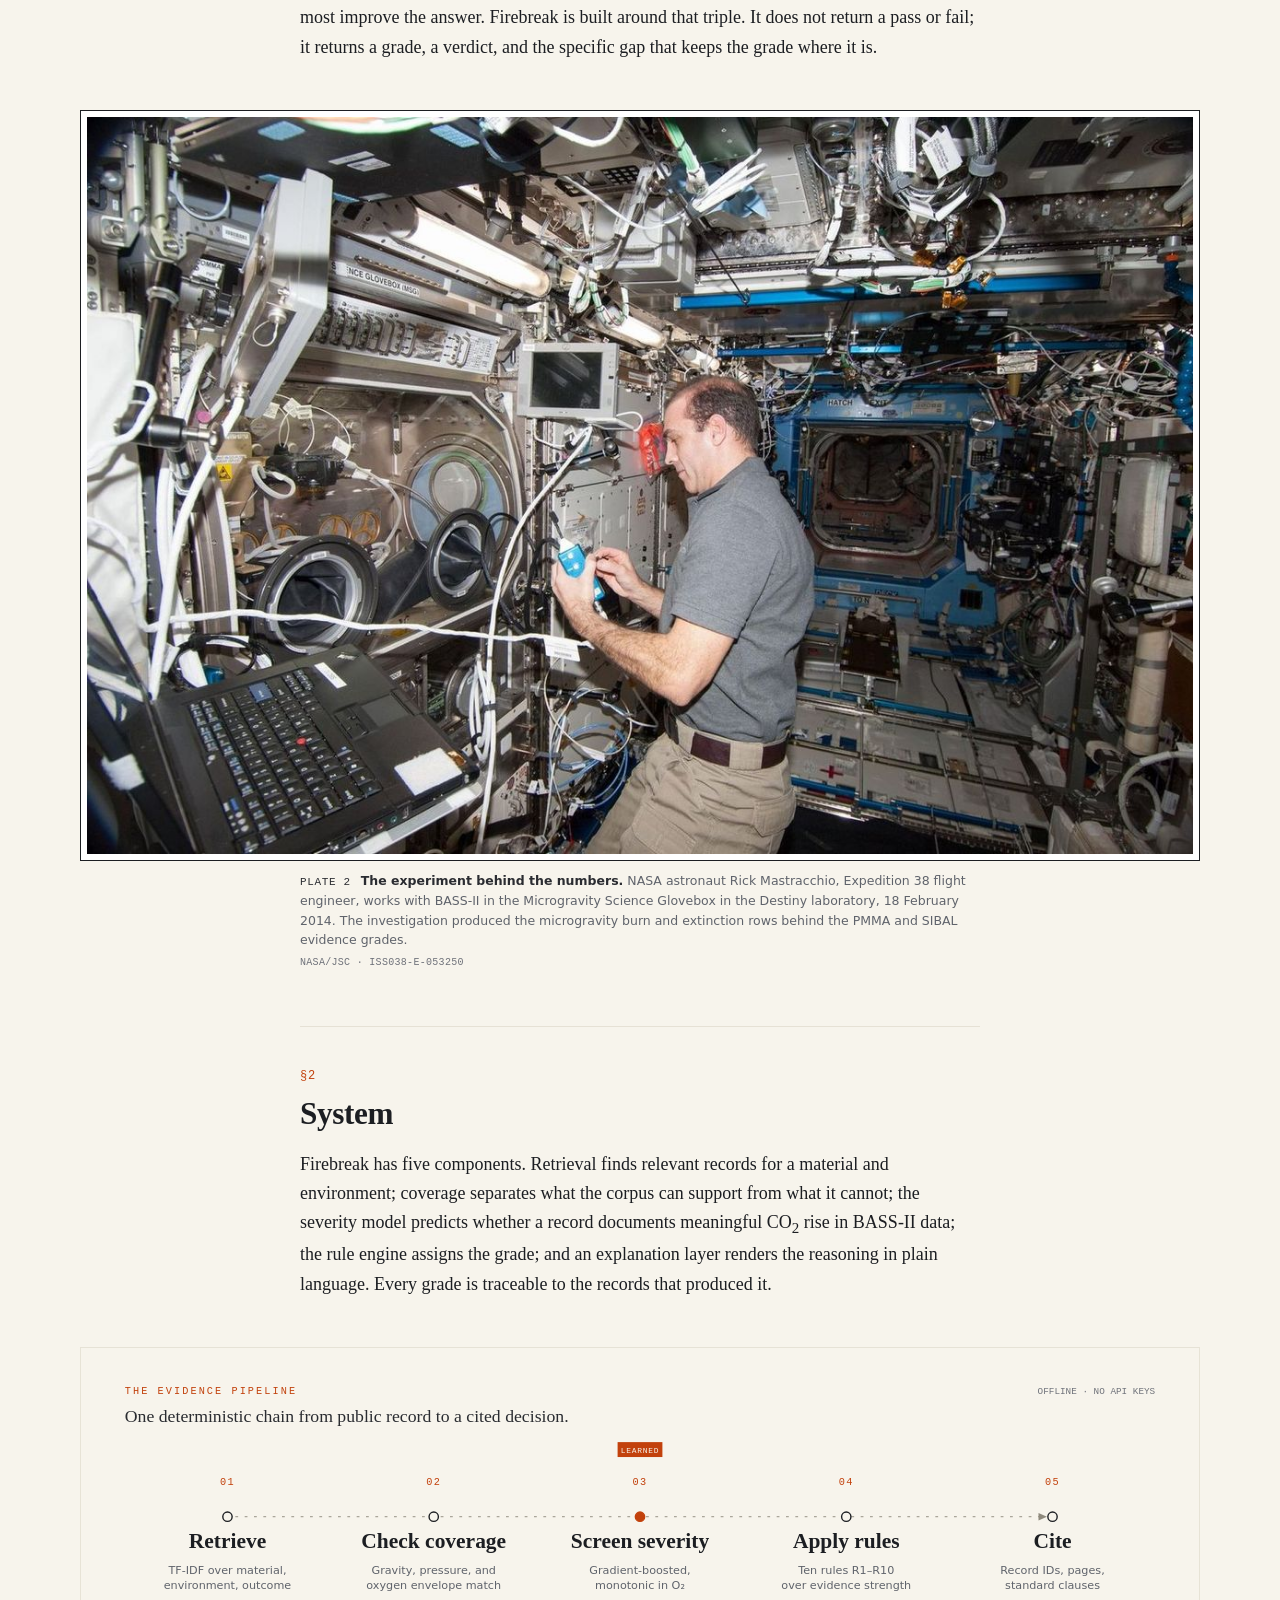
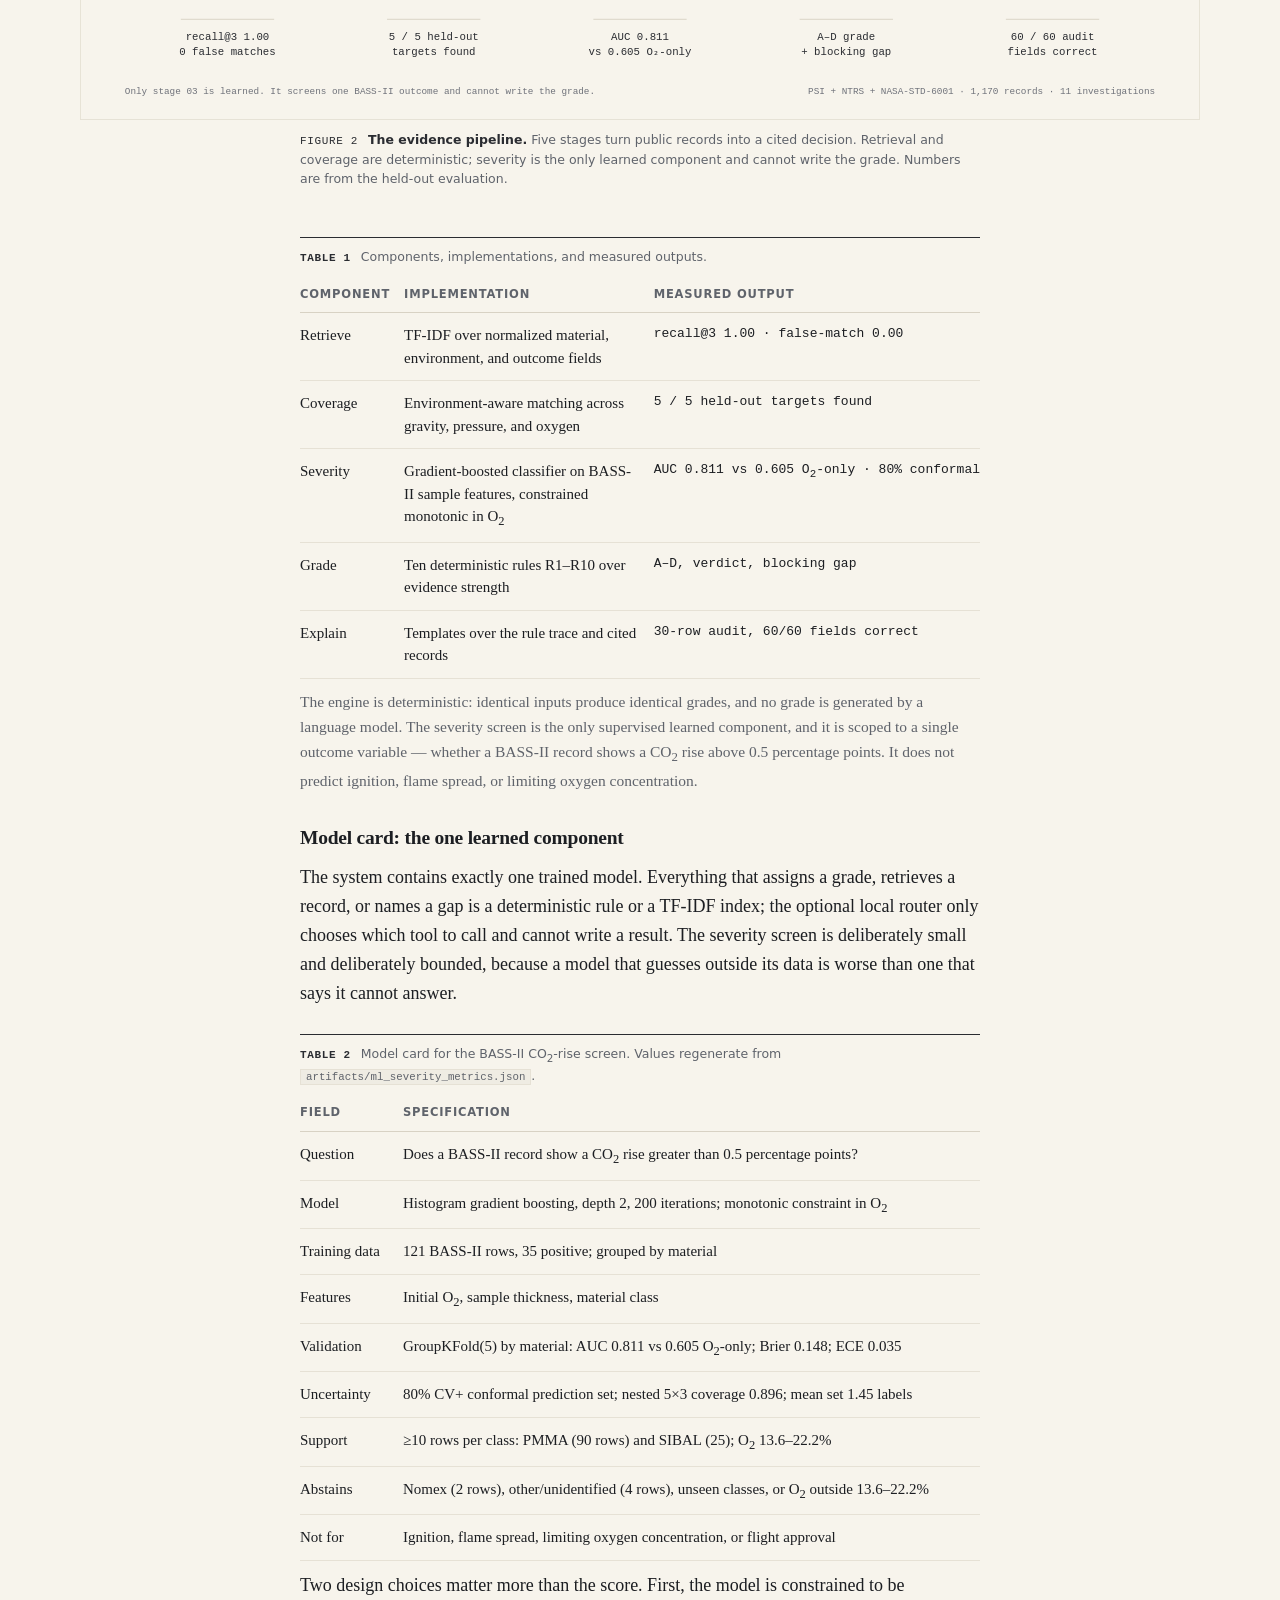
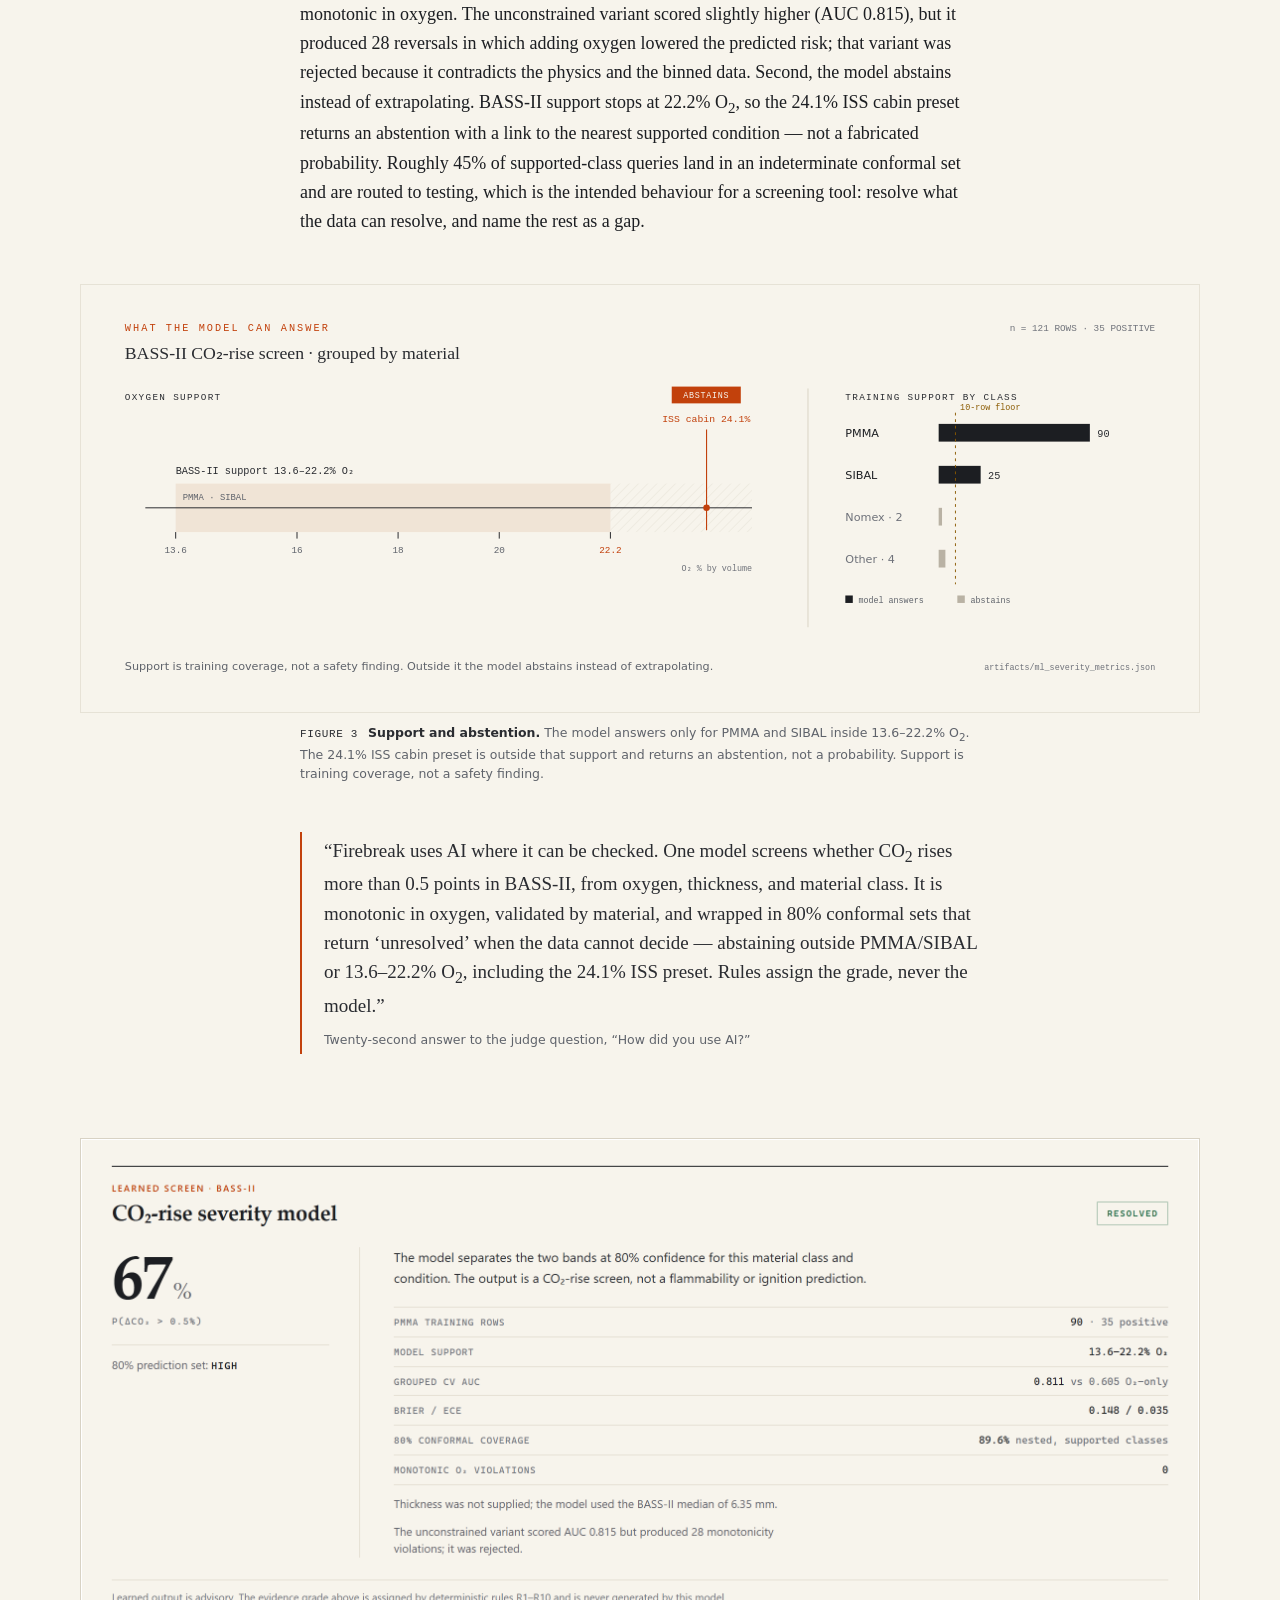
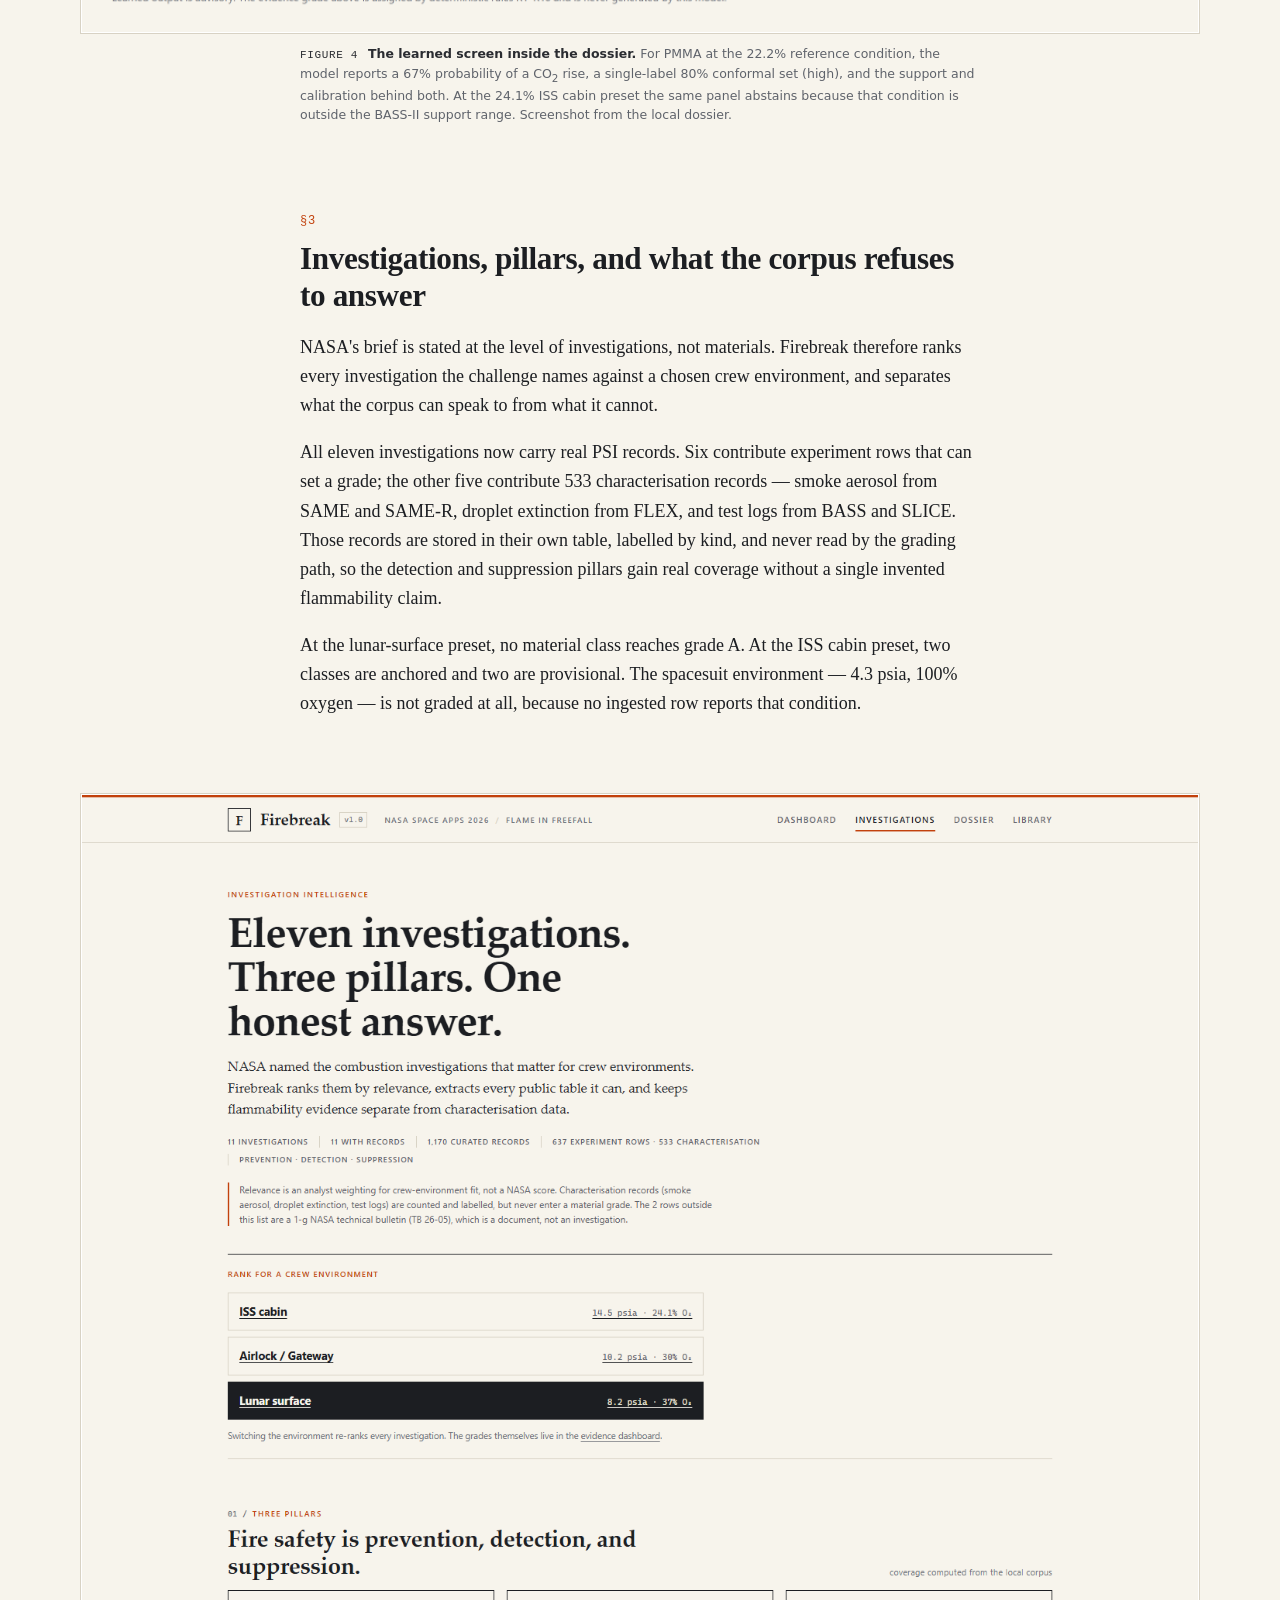
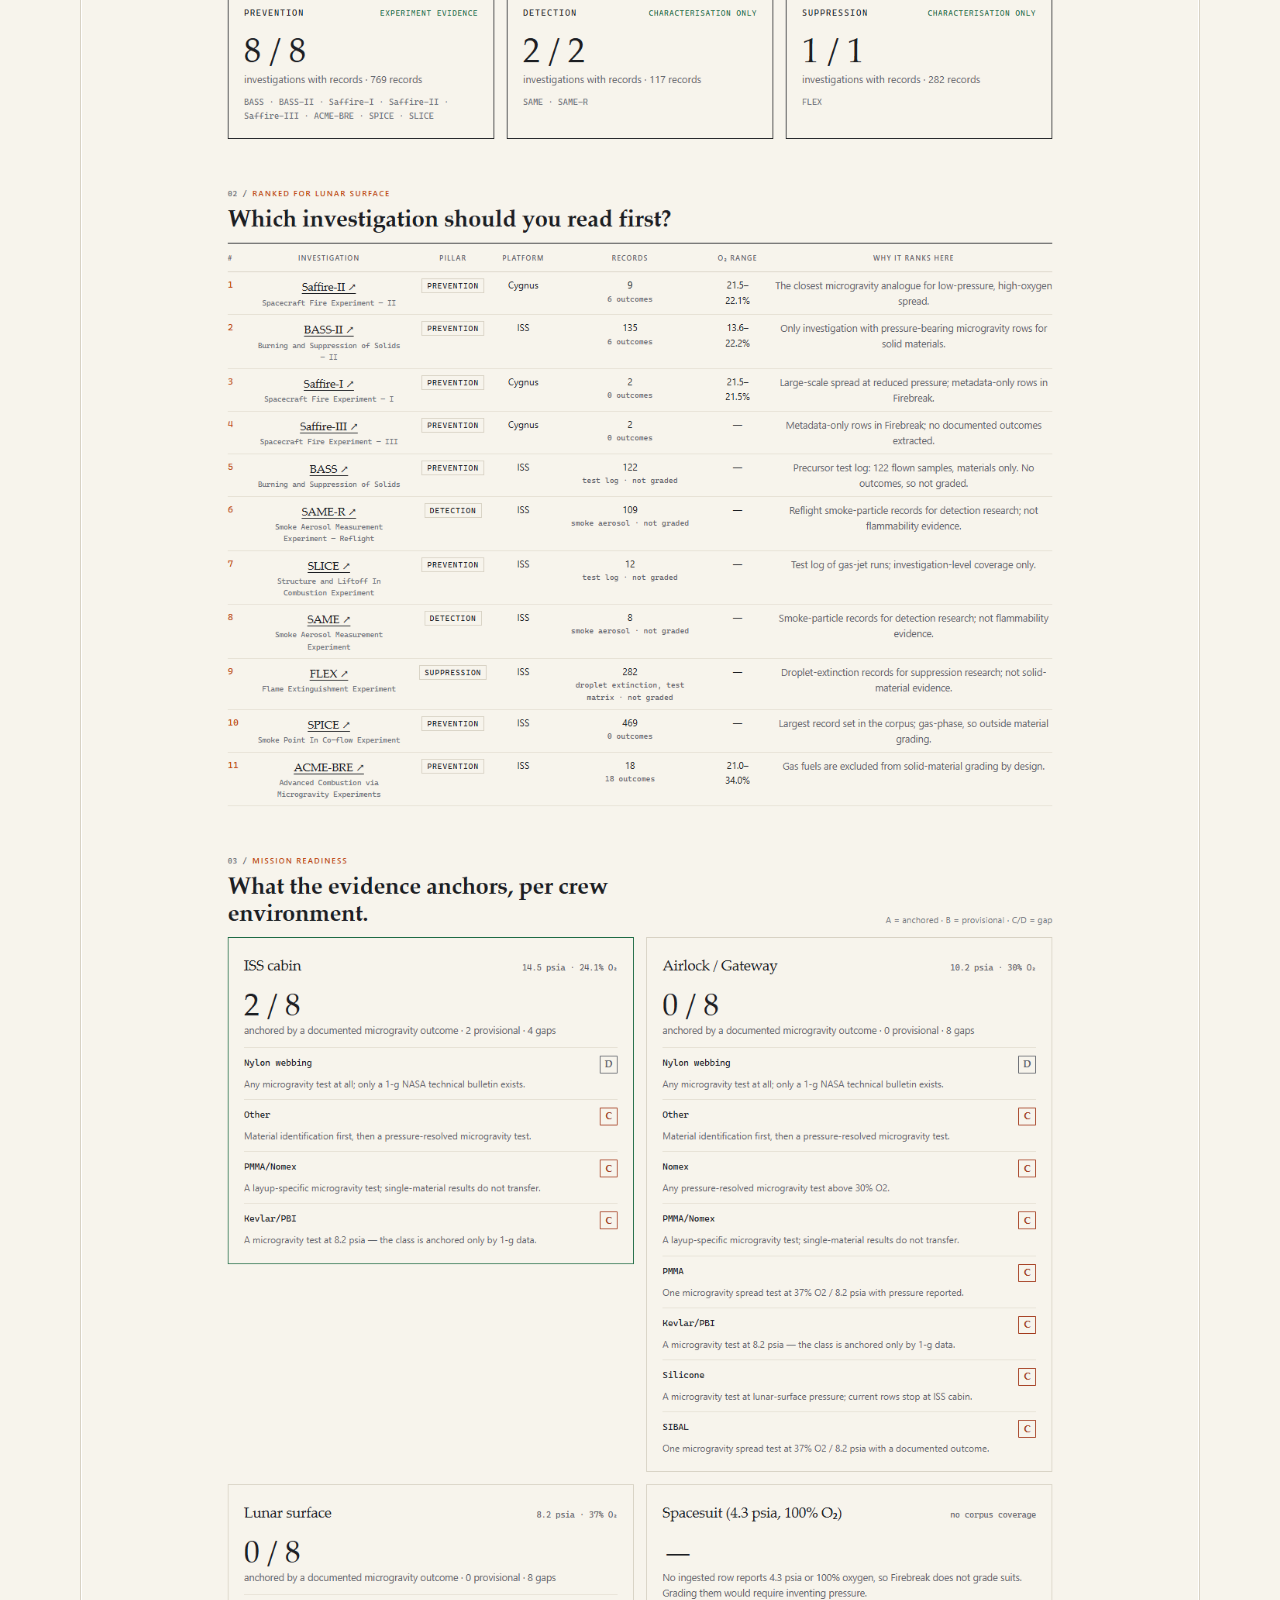
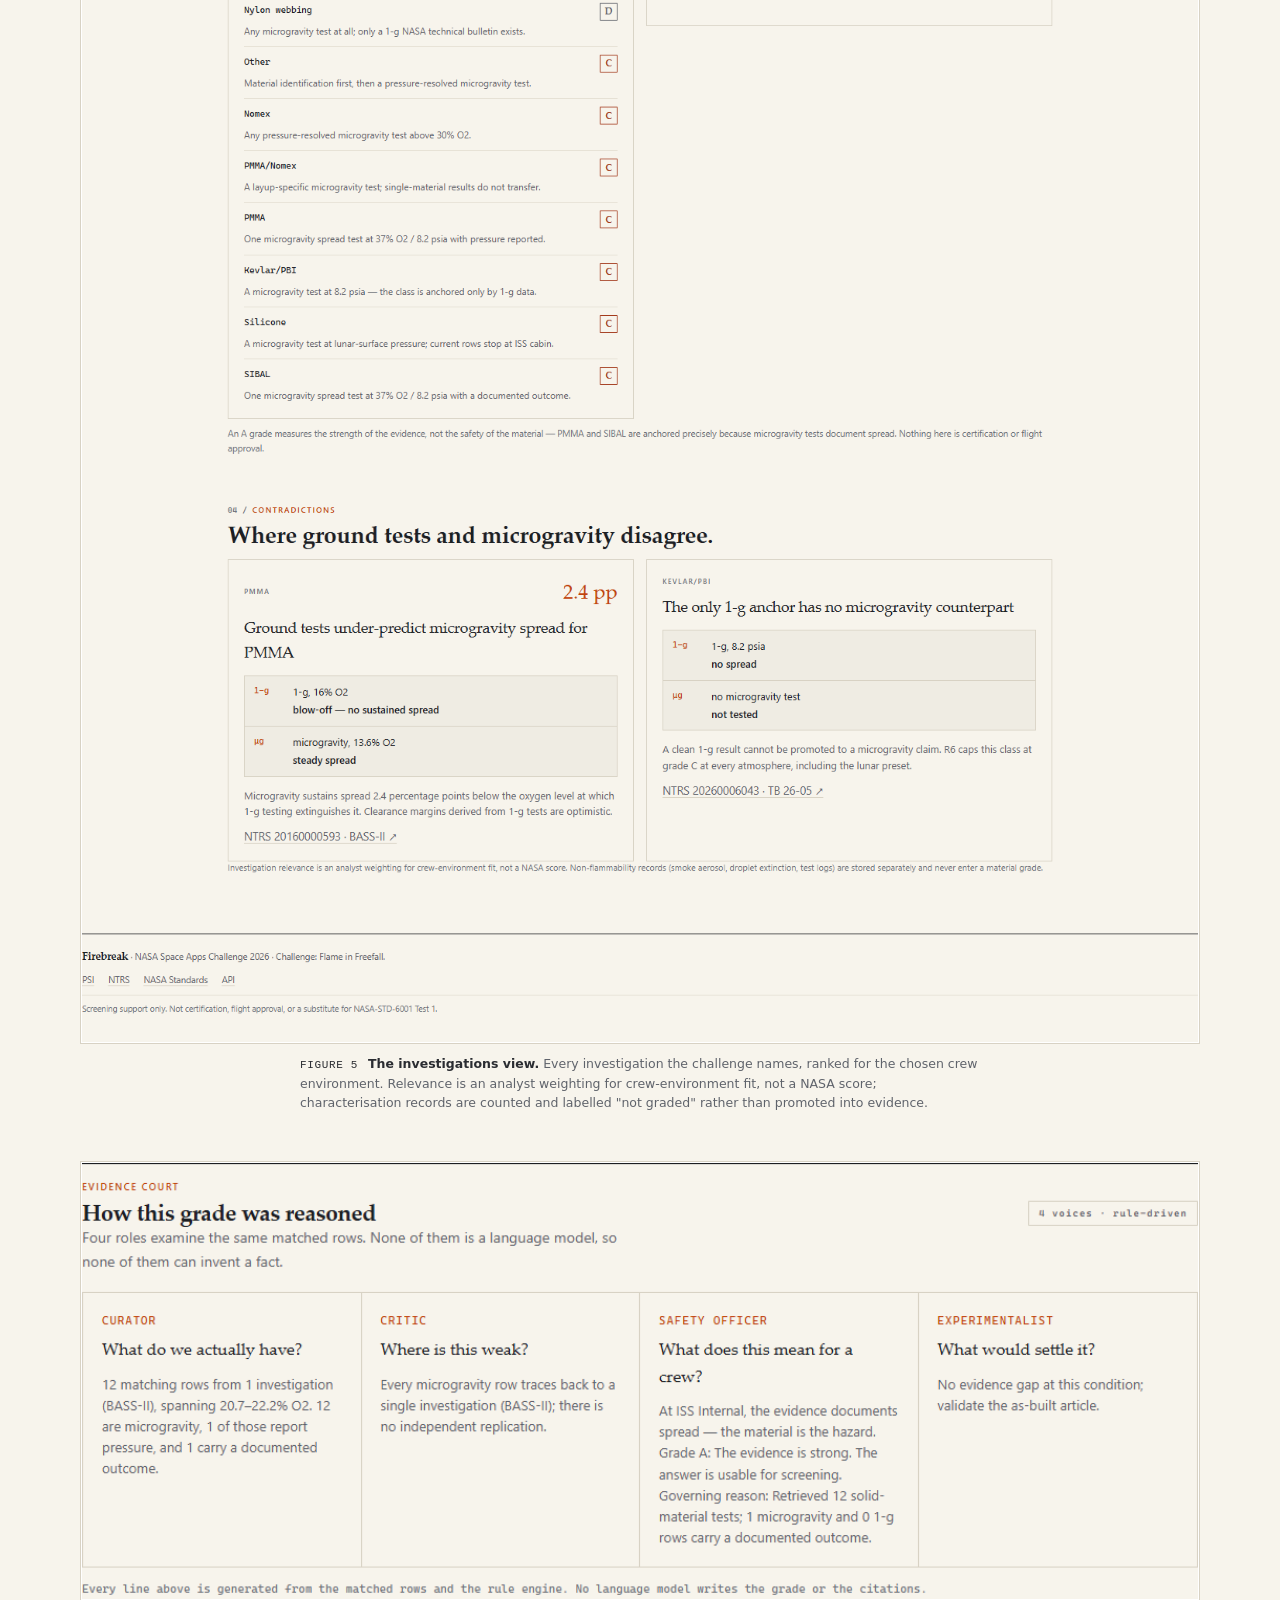
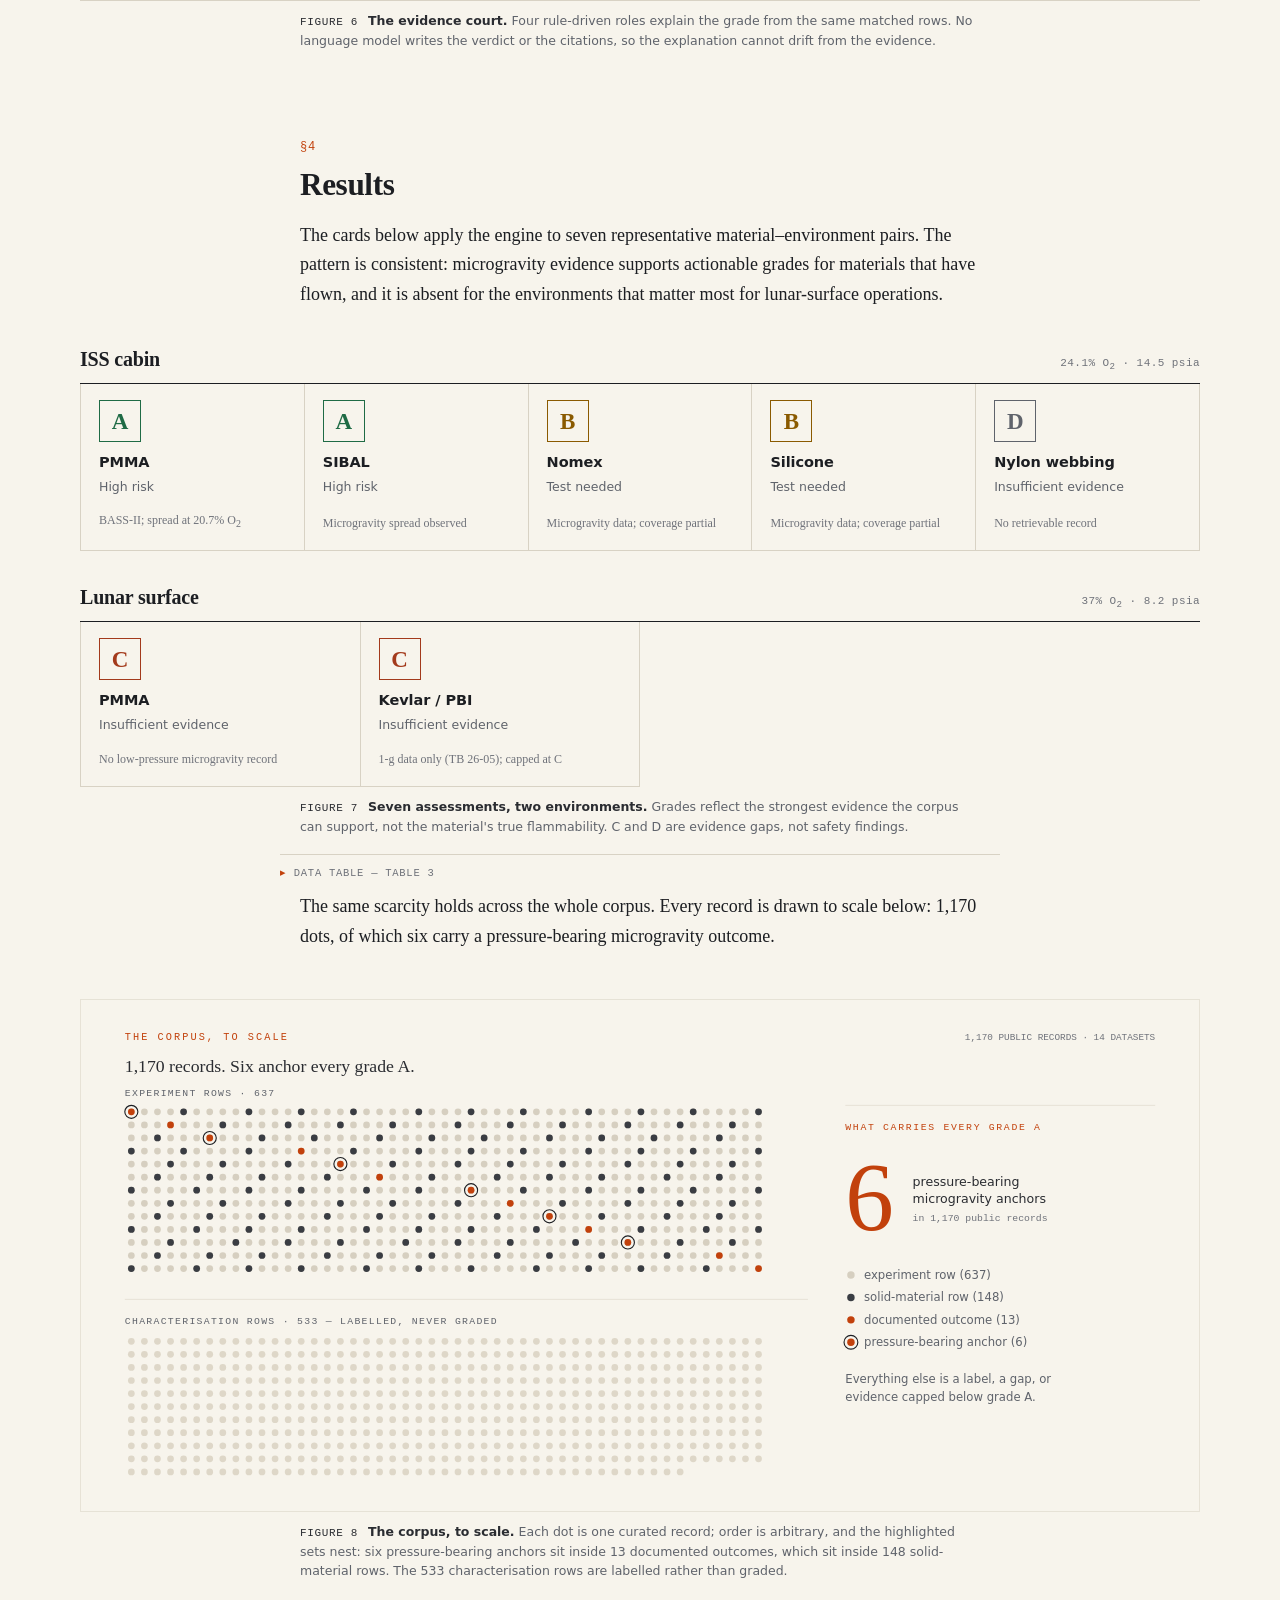
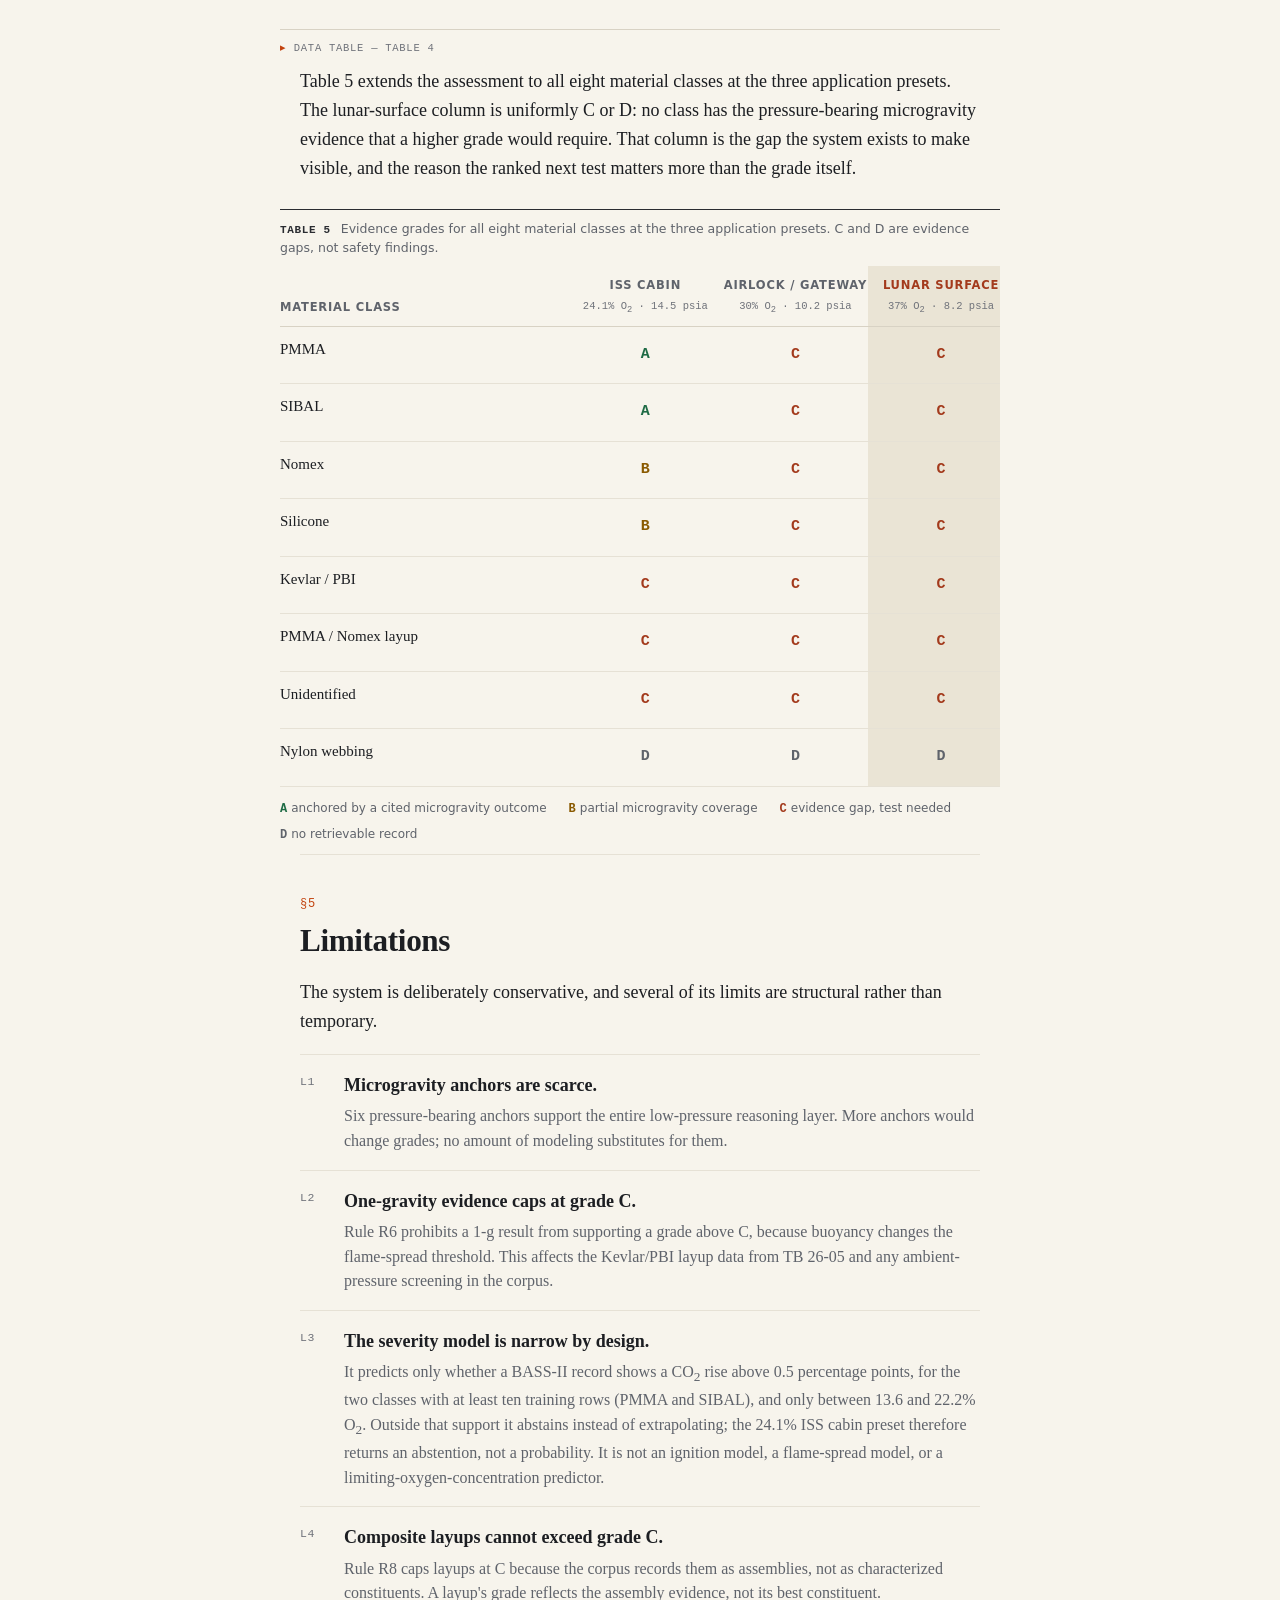
<file: docs/report.html>
<!doctype html>
<html lang="en">
<head>
<meta charset="utf-8">
<meta name="viewport" content="width=device-width, initial-scale=1">
<title>Firebreak — evidence-graded flammability screening</title>
<meta name="description" content="Firebreak grades spacecraft-material flammability evidence A–D from public NASA data, names the gaps, and ranks the next test. NASA Space Apps 2026, team LFR.">
<meta name="theme-color" content="#f7f4ec">
<link rel="icon" href="favicon.svg" type="image/svg+xml">
<meta property="og:type" content="website">
<meta property="og:title" content="Firebreak — evidence-graded flammability screening">
<meta property="og:description" content="A technical report: 1,170 public NASA records, a deterministic ten-rule evidence engine, and an honest 0/8 result for lunar-surface materials.">
<meta property="og:url" content="https://diyongamage.github.io/firebreak/">
<meta property="og:image" content="https://diyongamage.github.io/firebreak/og-card.png">
<meta property="og:image:width" content="1200">
<meta property="og:image:height" content="630">
<meta property="og:image:alt" content="Firebreak project card: a paper background with the headline 'Know what the evidence actually supports' beside a real NASA photograph of a candle flame in microgravity.">
<meta name="twitter:card" content="summary_large_image">
<meta name="twitter:image" content="https://diyongamage.github.io/firebreak/og-card.png">
<script>
(function () {
  var stored = null;
  try { stored = localStorage.getItem('firebreak-theme'); } catch (e) {}
  var dark = stored === 'dark' || stored === 'light'
    ? stored === 'dark'
    : (window.matchMedia && window.matchMedia('(prefers-color-scheme: dark)').matches);
  document.documentElement.dataset.theme = dark ? 'dark' : 'light';
  var meta = document.querySelector('meta[name="theme-color"]');
  if (meta) meta.setAttribute('content', dark ? '#191916' : '#f7f4ec');
})();
</script>
<script>document.documentElement.classList.add('js');</script>
<style>
  :root {
    color-scheme: light;
    --paper: #f7f4ec;
    --panel: #efece3;
    --ink: #1c1e22;
    --ink-2: #2a2c31;
    --muted: #5f636b;
    --faint: #6f727a;
    --rule: #d8d2c4;
    --rule-soft: #e6e1d5;
    --accent: #c2410c;
    --selection: #e8d5c2;
    --gap-tint: #eae4d5;
    --grade-a: #1f6b45;
    --grade-b: #8a5a00;
    --grade-c: #a33a1c;
    --grade-d: #5f636b;
    --serif: "Iowan Old Style", "Palatino Linotype", Palatino, Georgia, "Times New Roman", serif;
    --sans: "Segoe UI", Inter, system-ui, -apple-system, sans-serif;
    --mono: "Cascadia Mono", Consolas, "Liberation Mono", monospace;
    --measure: 680px;
    --wide: 1120px;
  }

  [data-theme="dark"] {
    color-scheme: dark;
    --paper: #191916;
    --panel: #22221e;
    --ink: #ece7db;
    --ink-2: #ddd7c9;
    --muted: #a8a49a;
    --faint: #918d83;
    --rule: #3a3833;
    --rule-soft: #2c2b27;
    --accent: #e4693f;
    --selection: #4a3527;
    --gap-tint: #2a2823;
    --grade-a: #7fbf9a;
    --grade-b: #d9b26a;
    --grade-c: #e08a66;
    --grade-d: #a3a6ad;
  }
  * { box-sizing: border-box; }
  html { scroll-behavior: smooth; }
  body {
    margin: 0;
    background: var(--paper);
    color: var(--ink);
    font-family: var(--serif);
    font-size: 18px;
    line-height: 1.62;
    -webkit-font-smoothing: antialiased;
    text-rendering: optimizeLegibility;
  }
  a { color: var(--ink); text-decoration-color: var(--rule); text-underline-offset: 3px; }
  a:hover { text-decoration-color: var(--accent); color: var(--accent); }
  img { max-width: 100%; display: block; }
  ::selection { background: var(--selection); }

  .skip {
    position: absolute; left: -9999px; top: 0;
    background: var(--ink); color: var(--paper);
    padding: 10px 16px; font-family: var(--sans); font-size: 14px; z-index: 20;
  }
  .skip:focus { left: 16px; top: 12px; }

  .masthead {
    border-top: 3px solid var(--accent);
    border-bottom: 1px solid var(--rule);
    background: var(--paper);
  }
  .masthead-inner {
    width: min(var(--wide), calc(100% - 48px));
    margin: 0 auto;
    display: flex; align-items: center; justify-content: space-between;
    gap: 24px; padding: 16px 0;
  }
  .wordmark {
    display: inline-flex; align-items: center; gap: 10px;
    text-decoration: none; color: var(--ink);
    font-family: var(--sans); font-size: 15px; font-weight: 650; letter-spacing: -0.01em;
  }
  .wordmark:hover { color: var(--ink); }
  .mark {
    width: 22px; height: 22px; border: 1px solid var(--ink);
    display: grid; place-items: center;
    font-family: var(--serif); font-size: 13px; font-weight: 700;
  }
  .wordmark .tag {
    font-family: var(--mono); font-size: 11.5px; font-weight: 400;
    color: var(--faint); letter-spacing: 0.04em;
    padding-left: 10px; margin-left: 2px; border-left: 1px solid var(--rule);
  }
  .mastnav { display: flex; gap: 22px; flex-wrap: wrap; }
  .mastnav a {
    font-family: var(--sans); font-size: 13px; color: var(--muted);
    text-decoration: none; letter-spacing: 0.01em;
  }
  .mastnav a:hover { color: var(--accent); }

  .themetoggle {
    display: inline-flex; align-items: center; gap: 7px;
    font-family: var(--mono); font-size: 10px; letter-spacing: 0.08em;
    text-transform: uppercase; line-height: 1;
    color: var(--muted); background: transparent;
    border: 1px solid var(--rule); padding: 7px 10px; cursor: pointer;
    position: relative;
    transition: color 0.15s, border-color 0.15s;
  }
  .themetoggle:hover { color: var(--accent); border-color: var(--accent); }
  .themetoggle:focus-visible { outline: 2px solid var(--accent); outline-offset: 2px; }
  .themetoggle svg { display: block; width: 13px; height: 13px; }
  .themetoggle .icon-sun { display: none; }
  [data-theme="dark"] .themetoggle .icon-moon { display: none; }
  [data-theme="dark"] .themetoggle .icon-sun { display: block; }

  .wrap { width: min(var(--wide), calc(100% - 48px)); margin: 0 auto; }
  .prose { width: min(var(--measure), 100%); margin-left: auto; margin-right: auto; }

  .titleblock { padding: 64px 0 0; }
  .titlegrid {
    display: grid; grid-template-columns: minmax(0, 1fr) 360px;
    gap: 56px; align-items: center;
  }
  .titlecopy { max-width: 680px; }
  .coverplate { margin: 0; }
  .coverplate .plateframe {
    border: 1px solid var(--ink); background: #fff; padding: 6px;
    overflow: hidden;
  }
  .coverplate img { width: 100%; height: auto; }
  .coverplate figcaption { margin: 12px 0 0; max-width: none; font-size: 11.5px; }
  .credit {
    display: block; font-family: var(--mono); font-size: 10px; line-height: 1.5;
    letter-spacing: 0.03em; color: var(--faint); margin-top: 6px;
  }
  .kicker {
    font-family: var(--mono); font-size: 12px; letter-spacing: 0.08em;
    text-transform: uppercase; color: var(--accent); margin: 0 0 22px;
  }
  h1 {
    font-family: var(--serif); font-weight: 600; font-size: clamp(2.1rem, 4.3vw, 3.2rem);
    line-height: 1.14; letter-spacing: -0.018em; margin: 0 0 26px; max-width: 22ch;
  }
  .byline {
    font-family: var(--sans); font-size: 13.5px; color: var(--muted);
    display: flex; flex-wrap: wrap; align-items: center; gap: 6px 12px;
    padding: 18px 0; margin: 0; border-top: 1px solid var(--rule); border-bottom: 1px solid var(--rule);
  }
  .byline b { color: var(--ink-2); font-weight: 600; }
  .byline .sep { color: var(--rule); }
  .links { display: flex; flex-wrap: wrap; gap: 18px; margin-top: 20px; }
  .links a {
    font-family: var(--sans); font-size: 13.5px; font-weight: 500;
    color: var(--ink-2); text-decoration: none;
    border-bottom: 1px solid var(--rule); padding-bottom: 2px;
  }
  .links a:hover { color: var(--accent); border-color: var(--accent); }

  .brief {
    margin: 38px 0 0;
    padding: 22px 0 4px;
    border-top: 1px solid var(--ink);
    display: grid; grid-template-columns: repeat(2, minmax(0, 1fr));
    gap: 22px 48px;
  }
  .brief dt {
    font-family: var(--mono); font-size: 10.5px; letter-spacing: 0.1em;
    text-transform: uppercase; color: var(--accent); margin-bottom: 5px;
  }
  .brief dd {
    margin: 0; font-size: 15px; line-height: 1.55; color: var(--ink-2);
  }
  .brief + .abstract { margin-top: 30px; }
  .abstract { margin: 44px 0 0; }
  .abstract h2 {
    font-family: var(--sans); font-size: 11.5px; font-weight: 650;
    letter-spacing: 0.11em; text-transform: uppercase; color: var(--muted);
    margin: 0 0 14px;
  }
  .abstract p { margin: 0 0 16px; }
  .abstract p.lead { font-size: 19.5px; line-height: 1.58; }

  h3 {
    font-family: var(--serif); font-weight: 600; font-size: 1.22rem;
    line-height: 1.3; letter-spacing: -0.012em; margin: 32px 0 12px;
  }

  figure { margin: 48px 0; }
  figure.bleed { width: min(var(--wide), 100%); }
  .figframe { border: 1px solid var(--rule); background: #fff; padding: 1px; }
  .figframe img { width: 100%; height: auto; }
  figcaption {
    font-family: var(--sans); font-size: 12.5px; line-height: 1.55;
    color: var(--muted); margin: 10px auto 0; max-width: var(--measure);
  }
  figcaption b { color: var(--ink-2); font-weight: 600; }
  .figlabel, .platelabel {
    font-family: var(--mono); font-size: 11px; letter-spacing: 0.06em;
    text-transform: uppercase; color: var(--ink-2); margin-right: 6px;
  }
  figure.photo .figframe {
    border-color: var(--ink); background: #fff; padding: 6px; overflow: hidden;
  }
  figure.photo figcaption { max-width: var(--measure); }
  .prose figure.bleed {
    width: min(var(--wide), calc(100vw - 48px));
    margin-left: calc(50% - min(var(--wide), calc(100vw - 48px)) / 2);
  }
  .diagramscroll { overflow-x: auto; }
  .diagramscroll img { width: 100%; height: auto; }
  [data-theme="dark"] .diagramscroll img { border: 1px solid var(--rule); }
  .coverplate img, figure.photo img { transition: transform 0.9s cubic-bezier(0.2, 0.7, 0.2, 1); }
  @media (hover: hover) {
    .coverplate:hover img, figure.photo:hover img { transform: scale(1.008); }
  }

  @media (prefers-reduced-motion: no-preference) {
    .js .reveal {
      opacity: 0; transform: translateY(10px);
      transition: opacity 0.7s cubic-bezier(0.2, 0.7, 0.2, 1),
                  transform 0.7s cubic-bezier(0.2, 0.7, 0.2, 1);
      transition-delay: var(--d, 0s);
    }
    .js .reveal.in { opacity: 1; transform: none; }
  }
  @media (prefers-reduced-motion: reduce) {
    .coverplate img, figure.photo img { transition: none; }
    .js .reveal { opacity: 1; transform: none; }
  }
  .wordmark .mark { transition: color 0.25s, border-color 0.25s; }
  .wordmark:hover .mark { color: var(--accent); border-color: var(--accent); }

  section { padding: 40px 0 8px; }
  section + section { border-top: 1px solid var(--rule-soft); }
  .secnum {
    font-family: var(--mono); font-size: 12px; color: var(--accent);
    letter-spacing: 0.06em; display: block; margin-bottom: 8px;
  }
  h2 {
    font-family: var(--serif); font-weight: 600; font-size: clamp(1.5rem, 2.6vw, 1.95rem);
    line-height: 1.2; letter-spacing: -0.012em; margin: 0 0 18px;
  }
  p { margin: 0 0 18px; }
  .small { font-size: 15.5px; color: var(--muted); }
  code {
    font-family: var(--mono); font-size: 0.86em;
    background: var(--panel); padding: 1px 5px; border: 1px solid var(--rule-soft);
  }
  strong { font-weight: 600; }

  blockquote {
    margin: 28px 0; padding: 4px 0 4px 22px;
    border-left: 2px solid var(--accent);
    font-size: 19px; line-height: 1.55; color: var(--ink-2);
  }
  blockquote p { margin: 0 0 10px; }
  blockquote cite {
    font-family: var(--sans); font-size: 12.5px; font-style: normal;
    color: var(--muted); display: block;
  }

  .tablewrap { margin: 26px auto 10px; overflow-x: auto; border-top: 1px solid var(--ink-2); }
  .tablewrap:focus-visible { outline: 2px solid var(--accent); outline-offset: 4px; }
  .scrollhint { display: none; }
  .tablewrap.wide { max-width: 880px; }
  .tablewrap.narrow { max-width: 720px; }
  table { border-collapse: collapse; width: 100%; min-width: 560px; }
  caption {
    caption-side: top; text-align: left;
    font-family: var(--sans); font-size: 12.5px; color: var(--muted);
    padding: 10px 0 8px; line-height: 1.5;
  }
  caption b {
    color: var(--ink-2); font-weight: 600; font-family: var(--mono);
    font-size: 11px; letter-spacing: 0.06em; text-transform: uppercase; margin-right: 6px;
  }
  th {
    font-family: var(--sans); font-size: 11.5px; font-weight: 650;
    letter-spacing: 0.07em; text-transform: uppercase; color: var(--muted);
    text-align: left; padding: 10px 14px 9px 0; border-bottom: 1px solid var(--rule);
    vertical-align: bottom; white-space: nowrap;
  }
  td {
    font-size: 15px; line-height: 1.5; padding: 11px 14px 11px 0;
    border-bottom: 1px solid var(--rule-soft); vertical-align: top;
  }
  th:last-child, td:last-child { padding-right: 0; }
  td.num { font-family: var(--mono); font-size: 13px; white-space: nowrap; }
  td.env { white-space: nowrap; }
  .grade { font-family: var(--mono); font-size: 12px; font-weight: 600; letter-spacing: 0.02em; white-space: nowrap; }
  .gA { color: var(--grade-a); } .gB { color: var(--grade-b); }
  .gC { color: var(--grade-c); } .gD { color: var(--grade-d); }
  .verdict { font-family: var(--sans); font-size: 13px; color: var(--ink-2); white-space: nowrap; }

  table.matrix th:not(:first-child), table.matrix td:not(:first-child) { text-align: center; padding-right: 0; padding-left: 14px; }
  table.matrix th span {
    display: block; font-family: var(--mono); font-size: 10.5px; font-weight: 400;
    letter-spacing: 0; text-transform: none; color: var(--faint); margin-top: 3px;
  }
  table.matrix td:first-child { width: 40%; }
  table.matrix td.gradecell {
    font-family: var(--mono); font-size: 15px; font-weight: 700;
    padding-top: 17px; padding-bottom: 17px;
  }
  table.matrix td.gapcol, table.matrix th.gapcol { background: var(--gap-tint); }
  table.matrix th.gapcol { color: var(--grade-c); }
  .matrixlegend {
    display: flex; flex-wrap: wrap; gap: 6px 22px;
    max-width: 720px; margin: 12px auto 0;
    font-family: var(--sans); font-size: 12px; color: var(--muted);
  }
  .matrixlegend b { font-family: var(--mono); font-weight: 700; margin-right: 4px; }

  details.datatable { max-width: 720px; margin: 16px auto 0; }
  details.datatable summary {
    font-family: var(--mono); font-size: 10.5px; letter-spacing: 0.07em;
    text-transform: uppercase; color: var(--faint); cursor: pointer;
    padding: 10px 0; border-top: 1px solid var(--rule); list-style: none;
  }
  details.datatable summary::-webkit-details-marker { display: none; }
  details.datatable summary::before { content: "▸ "; color: var(--accent); }
  details.datatable[open] summary::before { content: "▾ "; }
  details.datatable[open] summary { border-bottom: 1px solid var(--rule-soft); }
  details.datatable .tablewrap { margin-top: 10px; }

  figure.assessfigure { margin: 34px 0 18px; }
  .assessments { display: grid; gap: 30px; }
  .assesshead {
    display: flex; flex-wrap: wrap; align-items: baseline; justify-content: space-between;
    gap: 4px 16px; border-bottom: 1px solid var(--ink); padding-bottom: 8px;
  }
  .assessenv { font-family: var(--serif); font-size: 20px; font-weight: 600; letter-spacing: -0.01em; }
  .assesscond { font-family: var(--mono); font-size: 11px; color: var(--faint); letter-spacing: 0.04em; }
  .assesscards {
    display: grid; grid-template-columns: repeat(auto-fit, minmax(190px, 1fr));
    gap: 1px; background: var(--rule); border: 1px solid var(--rule); border-top: 0;
  }
  .assesscards.pair { grid-template-columns: repeat(2, minmax(0, 1fr)); max-width: 560px; }
  .acard { background: var(--paper); padding: 16px 18px 18px; display: flex; flex-direction: column; gap: 5px; }
  .astamp {
    width: 42px; height: 42px; display: grid; place-items: center;
    border: 1.5px solid currentColor; margin-bottom: 6px;
    font-family: var(--serif); font-size: 23px; font-weight: 700; line-height: 1;
  }
  .acard h3 {
    margin: 0; font-family: var(--sans); font-size: 14.5px; font-weight: 650;
    letter-spacing: -0.005em; line-height: 1.3;
  }
  .averdict { margin: 0; font-family: var(--sans); font-size: 12.5px; color: var(--muted); }
  .abasis { margin: auto 0 0; padding-top: 10px; font-size: 12px; line-height: 1.45; color: var(--faint); }

  ol.limits { margin: 0; padding: 0; list-style: none; counter-reset: lim; }
  ol.limits li {
    counter-increment: lim; position: relative;
    padding: 16px 0 16px 44px; border-bottom: 1px solid var(--rule-soft);
  }
  ol.limits li:first-child { border-top: 1px solid var(--rule-soft); }
  ol.limits li::before {
    content: "L" counter(lim); position: absolute; left: 0; top: 18px;
    font-family: var(--mono); font-size: 11.5px; color: var(--faint); letter-spacing: 0.04em;
  }
  ol.limits b { font-weight: 600; }
  ol.limits p { margin: 4px 0 0; font-size: 16px; color: var(--muted); line-height: 1.55; }

  pre {
    font-family: var(--mono); font-size: 13.5px; line-height: 1.7;
    background: var(--panel); border: 1px solid var(--rule);
    padding: 18px 20px; margin: 20px 0 16px; overflow-x: auto;
    color: var(--ink-2);
  }
  pre code { background: none; border: 0; padding: 0; font-size: inherit; }
  .pre-head {
    display: flex; align-items: center; justify-content: space-between; gap: 16px;
    margin-top: 22px;
  }
  .pre-head .label {
    font-family: var(--mono); font-size: 11.5px; letter-spacing: 0.06em;
    text-transform: uppercase; color: var(--muted);
  }
  button.copy {
    font-family: var(--sans); font-size: 12px; font-weight: 550;
    color: var(--ink-2); background: transparent;
    border: 1px solid var(--rule); padding: 5px 11px; cursor: pointer;
  }
  button.copy:hover { border-color: var(--ink-2); }
  button.copy:focus-visible { outline: 2px solid var(--accent); outline-offset: 2px; }
  button.copy.done { color: var(--grade-a); border-color: var(--grade-a); }

  footer {
    margin-top: 56px; border-top: 1px solid var(--rule);
    padding: 28px 0 56px;
  }
  .footgrid {
    display: flex; flex-wrap: wrap; justify-content: space-between; gap: 28px;
    font-family: var(--sans); font-size: 13px; color: var(--muted);
  }
  .footgrid p { margin: 0 0 6px; max-width: 52ch; line-height: 1.6; }
  .footlinks { display: flex; flex-wrap: wrap; gap: 8px 18px; }
  .footlinks a { color: var(--ink-2); text-decoration: none; border-bottom: 1px solid var(--rule); }
  .footlinks a:hover { color: var(--accent); border-color: var(--accent); }
  .boundary {
    font-family: var(--sans); font-size: 12.5px; line-height: 1.6; color: var(--faint);
    max-width: 72ch; margin: 22px 0 0; padding-top: 20px; border-top: 1px solid var(--rule-soft);
  }
  .boundary b { color: var(--ink-2); font-weight: 600; }

  @media (max-width: 960px) {
    .titlegrid { grid-template-columns: 1fr; gap: 34px; align-items: start; }
    .coverplate { max-width: 420px; }
  }
  @media (max-width: 900px) {
    .diagramscroll img { min-width: 940px; }
  }
  @media (max-width: 760px) {
    body { font-size: 17px; }
    .brief { grid-template-columns: 1fr; gap: 16px; padding-top: 18px; }
    .brief dd { font-size: 14.5px; }
    .prose figure.bleed {
      width: calc(100vw - 36px);
      margin-left: calc(50% - (100vw - 36px) / 2);
    }
    .diagramscroll img { min-width: 900px; }
    .coverplate { max-width: 100%; }
    .wrap, .masthead-inner { width: calc(100% - 36px); }
    .titleblock { padding-top: 40px; }
    .masthead-inner { flex-wrap: wrap; gap: 10px; padding: 13px 0; }
    .mastnav { gap: 16px; }
    .themetoggle { padding: 6px; }
    .themetoggle::after { content: ""; position: absolute; inset: -9px; }
    .themetoggle-label { display: none; }
    .abstract p.lead { font-size: 18px; }
    section { padding-top: 34px; }
    table { min-width: 500px; }
    caption { max-width: calc(100vw - 36px); }
    .scrollhint {
      display: block; margin: 22px 0 0;
      font-family: var(--mono); font-size: 10px; letter-spacing: 0.05em;
      text-transform: uppercase; color: var(--accent);
    }
    .scrollhint + .tablewrap { margin-top: 6px; }
    td { font-size: 14px; }
    .byline { font-size: 12.5px; }
    .assesscards.pair { grid-template-columns: 1fr; max-width: none; }
  }
  @media (prefers-reduced-motion: reduce) {
    html { scroll-behavior: auto; }
  }
  @media print {
    :root,
    [data-theme="dark"] {
      --paper: #fff;
      --panel: #f4f2ec;
      --ink: #1c1e22;
      --ink-2: #2a2c31;
      --muted: #5f636b;
      --faint: #6f727a;
      --rule: #d8d2c4;
      --rule-soft: #e6e1d5;
      --accent: #c2410c;
      --gap-tint: #efece3;
      --grade-a: #1f6b45;
      --grade-b: #8a5a00;
      --grade-c: #a33a1c;
      --grade-d: #5f636b;
    }
    body { background: #fff; font-size: 11pt; }
    .masthead, .links, button.copy, .skip { display: none; }
    section + section { border-top: 1px solid #ccc; }
    figure, table { break-inside: avoid; }
    a { text-decoration: none; }
    .js .reveal { opacity: 1 !important; transform: none !important; }
    .diagramscroll { overflow: visible; }
    .diagramscroll img { width: 100%; min-width: 0; }
  }
</style>
</head>
<body>
<a class="back-to-dashboard" href="./">← Firebreak console</a>
<style>.back-to-dashboard{position:fixed;top:12px;right:16px;z-index:99;font:600 11px/1 Inter,system-ui,sans-serif;letter-spacing:.08em;text-transform:uppercase;color:#e2603a;background:#0b0b0d;padding:8px 12px;border:1px solid #2a2a2e;border-radius:2px;text-decoration:none}</style>
<a class="skip" href="#main">Skip to content</a>

<header class="masthead">
  <div class="masthead-inner">
    <a class="wordmark" href="#main">
      <span class="mark" aria-hidden="true">F</span>
      Firebreak
      <span class="tag">Technical report · v1.0</span>
    </a>
    <nav class="mastnav" aria-label="Sections">
      <a href="#problem">Problem</a>
      <a href="#system">System</a>
      <a href="#results">Results</a>
      <a href="#limits">Limitations</a>
      <a href="#code">Code</a>
    </nav>
    <button class="themetoggle" type="button" data-theme-toggle aria-label="Switch to dark theme">
      <svg class="icon-moon" viewBox="0 0 16 16" fill="none" stroke="currentColor" stroke-width="1.4" aria-hidden="true"><path d="M13.4 9.6A5.8 5.8 0 0 1 6.4 2.6a5.8 5.8 0 1 0 7 7Z"/></svg>
      <svg class="icon-sun" viewBox="0 0 16 16" fill="none" stroke="currentColor" stroke-width="1.4" aria-hidden="true"><circle cx="8" cy="8" r="3.1"/><path d="M8 1.2v1.6M8 13.2v1.6M1.2 8h1.6M13.2 8h1.6M3.2 3.2l1.1 1.1M11.7 11.7l1.1 1.1M12.8 3.2l-1.1 1.1M4.3 11.7l-1.1 1.1"/></svg>
      <span class="themetoggle-label">Dark</span>
    </button>
  </div>
</header>

<main id="main">
  <div class="wrap">
    <div class="titleblock">
      <div class="titlegrid">
        <div class="titlecopy">
          <p class="kicker">NASA Space Apps 2026 · Flame in Freefall</p>
          <h1>Firebreak: evidence-graded flammability screening for spacecraft materials</h1>
          <p class="byline">
            <b>Team LFR</b> <span class="sep">·</span> Kandy, Sri Lanka
            <span class="sep">·</span> 14 November 2026
            <span class="sep">·</span> Screening support, not certification
          </p>
          <div class="links">
            <a href="https://github.com/DiyonGamage/firebreak">Source code ↗</a>
            <a href="#results">Validation</a>
            <a href="#data">Sources</a>
            <a href="#cite">Cite this work</a>
          </div>
        </div>
        <figure class="coverplate reveal">
          <div class="plateframe">
            <img src="assets/nasa/microgravity-candle-flame.jpg" width="880" height="1100" fetchpriority="high" decoding="async" alt="A candle flame burning in microgravity: a rounded orange flame with a blue halo and soot particles, photographed during the Candle Flames in Microgravity experiment.">
          </div>
          <figcaption>
            <span class="platelabel">Plate 1</span>
            A candle flame in microgravity, about 25 seconds after ignition, with soot particles moving through the flame.
            <span class="credit">NASA/MSFC · 1997 · image 9902614</span>
          </figcaption>
        </figure>
      </div>
    </div>

    <dl class="brief" aria-label="In brief">
      <div>
        <dt>Problem</dt>
        <dd>A materials engineer preparing a NASA-STD-6001 Test 1 campaign has to trace evidence through 501 pages of scattered NASA records, where a 1-g pass can hide a microgravity failure.</dd>
      </div>
      <div>
        <dt>Result</dt>
        <dd>637 experiment rows graded A–D with cited gaps. PMMA and SIBAL reach grade A at ISS conditions; none of eight material classes reaches A or B for lunar-surface use.</dd>
      </div>
      <div>
        <dt>AI use</dt>
        <dd>One monotonic model screens BASS-II CO<sub>2</sub> rise from oxygen, thickness, and material class, with 80% conformal sets and abstention outside PMMA/SIBAL or 13.6–22.2% O<sub>2</sub>. Rules assign the grade.</dd>
      </div>
      <div>
        <dt>Limits</dt>
        <dd>Screening support only — not certification, flight approval, or a substitute for NASA-STD-6001 Test 1.</dd>
      </div>
    </dl>

    <div class="abstract prose">
      <h2>Abstract</h2>
      <p class="lead">Spacecraft material flammability decisions depend on evidence that is scattered across decades of drop-tower, sounding-rocket, and ISS experiments. The same material can appear acceptable under one oxygen concentration and fail under another, and the difference is rarely recorded in a form a designer can act on. Firebreak is a deterministic screening system that converts a curated corpus of NASA microgravity combustion records into source-linked evidence grades, explicit evidence gaps, and a ranked next test.</p>
      <p>We curated <strong>1,170 records</strong> — 637 experiment rows, including 148 solid-material tests, plus 533 non-graded characterisation records — and <strong>501 pages</strong> from nine public NASA documents, implemented a ten-rule evidence engine (R1–R10), and evaluated it against 13 documented outcomes (11 in microgravity, 2 at one gravity) and 6 pressure-bearing microgravity anchors. Retrieval finds all five held-out targets within its top three results with zero false matches; the severity screen reaches <strong>AUC 0.811</strong> against a 0.605 oxygen-only baseline, reports 80% conformal sets that cover 89.6% of supported cases, and abstains outside its training support rather than extrapolate. Under the engine, <strong>none of eight material classes reaches grade A or B for lunar-surface use</strong> — the honest result, given that the public record contains almost no low-pressure microgravity data. The full system runs offline on a laptop, and it is a screening aid, not a substitute for NASA-STD-6001 Test 1.</p>
    </div>

    <figure class="bleed">
      <div class="figframe">
        <img src="screenshots/00-dashboard.png" width="1440" height="1000" alt="Firebreak dashboard on a paper background: a serif title, a material query band, a corpus statistics strip, and the start of the evidence findings.">
      </div>
      <figcaption>
        <span class="figlabel">Figure 1</span>
        <b>The screening dashboard.</b> A material and atmosphere are assessed from one query band. Below it: corpus statistics, six ranked cases with their evidence grade and the gap that would change it, and the full matrix of eight material classes at the three application presets. C and D mark missing evidence, not safety findings. <a href="screenshots/01-overview.png">Full-page view</a>.
      </figcaption>
    </figure>

    <section id="problem" class="prose">
      <span class="secnum">§1</span>
      <h2>Why an evidence grade, and not a pass/fail answer</h2>
      <p>NASA-STD-6001 Test 1 asks whether a material sustains upward flame spread in a specified oxygen–nitrogen atmosphere. The answer is a single number — the limiting oxygen concentration — but the number is only as good as the test behind it, and the test environment matters. Microgravity removes buoyant flow; a material that self-extinguishes in a 1-g chamber can keep burning in a spacecraft cabin at the same oxygen fraction. Public data reflects this unevenly: some materials have been flown repeatedly, others appear only in ambient-pressure screening, and most have never been tested at the low total pressures relevant to lunar-surface habitats.</p>
      <p>The BASS-II results make the gap concrete. A polymethyl methacrylate (PMMA) sample extinguished at 16 percent oxygen in 1-g testing, yet steady microgravity flame spread was observed at 13.6 percent oxygen on orbit. Treating the 1-g result as a design limit would have overestimated the margin by a wide factor.</p>
      <blockquote>
        <p>“PMMA 1-g blowoff at 16 percent O<sub>2</sub> versus steady microgravity spread at 13.6 percent O<sub>2</sub>: negative oxygen margin of safety 2.4 percent.”</p>
        <cite>BASS-II summary report · NASA/TM-20210011385</cite>
      </blockquote>
      <p>A screening system therefore has to answer three questions at once: what evidence exists for this material, how strong is that evidence for the intended environment, and what test would most improve the answer. Firebreak is built around that triple. It does not return a pass or fail; it returns a grade, a verdict, and the specific gap that keeps the grade where it is.</p>

      <figure class="bleed photo reveal">
        <div class="figframe">
          <img src="assets/nasa/bass-ii-glovebox.jpg" width="1200" height="800" loading="lazy" decoding="async" alt="NASA astronaut Rick Mastracchio works with the BASS-II experiment inside the Microgravity Science Glovebox aboard the International Space Station.">
        </div>
        <figcaption>
          <span class="figlabel">Plate 2</span>
          <b>The experiment behind the numbers.</b> NASA astronaut Rick Mastracchio, Expedition 38 flight engineer, works with BASS-II in the Microgravity Science Glovebox in the Destiny laboratory, 18 February 2014. The investigation produced the microgravity burn and extinction rows behind the PMMA and SIBAL evidence grades.
          <span class="credit">NASA/JSC · ISS038-E-053250</span>
        </figcaption>
      </figure>
    </section>

    <section id="system" class="prose">
      <span class="secnum">§2</span>
      <h2>System</h2>
      <p>Firebreak has five components. Retrieval finds relevant records for a material and environment; coverage separates what the corpus can support from what it cannot; the severity model predicts whether a record documents meaningful CO<sub>2</sub> rise in BASS-II data; the rule engine assigns the grade; and an explanation layer renders the reasoning in plain language. Every grade is traceable to the records that produced it.</p>

      <p class="scrollhint" aria-hidden="true">Scroll diagram →</p>
      <figure class="bleed diagram reveal">
        <div class="diagramscroll">
          <img src="diagrams/evidence-pipeline.svg" width="1200" height="400" loading="lazy" decoding="async" alt="Diagram of the five-stage Firebreak evidence pipeline: retrieve, check coverage, screen severity, apply rules, cite. Only severity is learned; it cannot write the grade.">
        </div>
        <figcaption>
          <span class="figlabel">Figure 2</span>
          <b>The evidence pipeline.</b> Five stages turn public records into a cited decision. Retrieval and coverage are deterministic; severity is the only learned component and cannot write the grade. Numbers are from the held-out evaluation.
        </figcaption>
      </figure>

      <p class="scrollhint" aria-hidden="true">Scroll table →</p>
      <div class="tablewrap" tabindex="0" role="region" aria-label="Table 1">
        <table>
          <caption><b>Table 1</b> Components, implementations, and measured outputs.</caption>
          <thead>
            <tr><th scope="col">Component</th><th scope="col">Implementation</th><th scope="col">Measured output</th></tr>
          </thead>
          <tbody>
            <tr><td>Retrieve</td><td>TF-IDF over normalized material, environment, and outcome fields</td><td class="num">recall@3 1.00 · false-match 0.00</td></tr>
            <tr><td>Coverage</td><td>Environment-aware matching across gravity, pressure, and oxygen</td><td class="num">5 / 5 held-out targets found</td></tr>
            <tr><td>Severity</td><td>Gradient-boosted classifier on BASS-II sample features, constrained monotonic in O<sub>2</sub></td><td class="num">AUC 0.811 vs 0.605 O<sub>2</sub>-only · 80% conformal</td></tr>
            <tr><td>Grade</td><td>Ten deterministic rules R1–R10 over evidence strength</td><td class="num">A–D, verdict, blocking gap</td></tr>
            <tr><td>Explain</td><td>Templates over the rule trace and cited records</td><td class="num">30-row audit, 60/60 fields correct</td></tr>
          </tbody>
        </table>
      </div>
      <p class="small">The engine is deterministic: identical inputs produce identical grades, and no grade is generated by a language model. The severity screen is the only supervised learned component, and it is scoped to a single outcome variable — whether a BASS-II record shows a CO<sub>2</sub> rise above 0.5 percentage points. It does not predict ignition, flame spread, or limiting oxygen concentration.</p>

      <h3>Model card: the one learned component</h3>
      <p>The system contains exactly one trained model. Everything that assigns a grade, retrieves a record, or names a gap is a deterministic rule or a TF-IDF index; the optional local router only chooses which tool to call and cannot write a result. The severity screen is deliberately small and deliberately bounded, because a model that guesses outside its data is worse than one that says it cannot answer.</p>

      <p class="scrollhint" aria-hidden="true">Scroll table →</p>
      <div class="tablewrap" tabindex="0" role="region" aria-label="Table 2">
        <table>
          <caption><b>Table 2</b> Model card for the BASS-II CO<sub>2</sub>-rise screen. Values regenerate from <code>artifacts/ml_severity_metrics.json</code>.</caption>
          <thead>
            <tr><th scope="col">Field</th><th scope="col">Specification</th></tr>
          </thead>
          <tbody>
            <tr><td>Question</td><td>Does a BASS-II record show a CO<sub>2</sub> rise greater than 0.5 percentage points?</td></tr>
            <tr><td>Model</td><td>Histogram gradient boosting, depth 2, 200 iterations; monotonic constraint in O<sub>2</sub></td></tr>
            <tr><td>Training data</td><td>121 BASS-II rows, 35 positive; grouped by material</td></tr>
            <tr><td>Features</td><td>Initial O<sub>2</sub>, sample thickness, material class</td></tr>
            <tr><td>Validation</td><td>GroupKFold(5) by material: AUC 0.811 vs 0.605 O<sub>2</sub>-only; Brier 0.148; ECE 0.035</td></tr>
            <tr><td>Uncertainty</td><td>80% CV+ conformal prediction set; nested 5×3 coverage 0.896; mean set 1.45 labels</td></tr>
            <tr><td>Support</td><td>≥10 rows per class: PMMA (90 rows) and SIBAL (25); O<sub>2</sub> 13.6–22.2%</td></tr>
            <tr><td>Abstains</td><td>Nomex (2 rows), other/unidentified (4 rows), unseen classes, or O<sub>2</sub> outside 13.6–22.2%</td></tr>
            <tr><td>Not for</td><td>Ignition, flame spread, limiting oxygen concentration, or flight approval</td></tr>
          </tbody>
        </table>
      </div>

      <p>Two design choices matter more than the score. First, the model is constrained to be monotonic in oxygen. The unconstrained variant scored slightly higher (AUC 0.815), but it produced 28 reversals in which adding oxygen lowered the predicted risk; that variant was rejected because it contradicts the physics and the binned data. Second, the model abstains instead of extrapolating. BASS-II support stops at 22.2% O<sub>2</sub>, so the 24.1% ISS cabin preset returns an abstention with a link to the nearest supported condition — not a fabricated probability. Roughly 45% of supported-class queries land in an indeterminate conformal set and are routed to testing, which is the intended behaviour for a screening tool: resolve what the data can resolve, and name the rest as a gap.</p>

      <p class="scrollhint" aria-hidden="true">Scroll diagram →</p>
      <figure class="bleed diagram reveal">
        <div class="diagramscroll">
          <img src="diagrams/model-support.svg" width="1200" height="460" loading="lazy" decoding="async" alt="Chart of the severity model's support: PMMA and SIBAL inside 13.6 to 22.2 percent oxygen, Nomex and other classes below the ten-row support floor, and the 24.1 percent ISS cabin preset outside support and abstaining.">
        </div>
        <figcaption>
          <span class="figlabel">Figure 3</span>
          <b>Support and abstention.</b> The model answers only for PMMA and SIBAL inside 13.6–22.2% O<sub>2</sub>. The 24.1% ISS cabin preset is outside that support and returns an abstention, not a probability. Support is training coverage, not a safety finding.
        </figcaption>
      </figure>

      <blockquote>
        <p>“Firebreak uses AI where it can be checked. One model screens whether CO<sub>2</sub> rises more than 0.5 points in BASS-II, from oxygen, thickness, and material class. It is monotonic in oxygen, validated by material, and wrapped in 80% conformal sets that return ‘unresolved’ when the data cannot decide — abstaining outside PMMA/SIBAL or 13.6–22.2% O<sub>2</sub>, including the 24.1% ISS preset. Rules assign the grade, never the model.”</p>
        <cite>Twenty-second answer to the judge question, “How did you use AI?”</cite>
      </blockquote>
    </section>

    <figure class="bleed">
      <div class="figframe">
        <img src="screenshots/07-severity-model.png" width="2248" height="992" loading="lazy" alt="Firebreak dossier panel for the CO2-rise severity model: 67 percent probability, high prediction set, support of 13.6 to 22.2 percent oxygen, grouped AUC 0.811 versus 0.605, Brier 0.148, ECE 0.035, conformal coverage 89.6 percent, and zero monotonicity violations.">
      </div>
      <figcaption>
        <span class="figlabel">Figure 4</span>
        <b>The learned screen inside the dossier.</b> For PMMA at the 22.2% reference condition, the model reports a 67% probability of a CO<sub>2</sub> rise, a single-label 80% conformal set (high), and the support and calibration behind both. At the 24.1% ISS cabin preset the same panel abstains because that condition is outside the BASS-II support range. Screenshot from the local dossier.
      </figcaption>
    </figure>

    <section id="investigations" class="prose">
      <span class="secnum">§3</span>
      <h2>Investigations, pillars, and what the corpus refuses to answer</h2>
      <p>NASA's brief is stated at the level of investigations, not materials. Firebreak therefore ranks every investigation the challenge names against a chosen crew environment, and separates what the corpus can speak to from what it cannot.</p>
      <p>All eleven investigations now carry real PSI records. Six contribute experiment rows that can set a grade; the other five contribute 533 characterisation records — smoke aerosol from SAME and SAME-R, droplet extinction from FLEX, and test logs from BASS and SLICE. Those records are stored in their own table, labelled by kind, and never read by the grading path, so the detection and suppression pillars gain real coverage without a single invented flammability claim.</p>
      <p>At the lunar-surface preset, no material class reaches grade A. At the ISS cabin preset, two classes are anchored and two are provisional. The spacesuit environment — 4.3 psia, 100% oxygen — is not graded at all, because no ingested row reports that condition.</p>
    </section>

    <figure class="bleed">
      <div class="figframe">
        <img src="screenshots/07-investigations.png" alt="Investigations page: eleven NASA investigations ranked for the lunar-surface environment, three-pillar coverage, mission readiness per crew environment, and the PMMA 1-g versus microgravity contradiction.">
      </div>
      <figcaption>
        <span class="figlabel">Figure 5</span>
        <b>The investigations view.</b> Every investigation the challenge names, ranked for the chosen crew environment. Relevance is an analyst weighting for crew-environment fit, not a NASA score; characterisation records are counted and labelled "not graded" rather than promoted into evidence.
      </figcaption>
    </figure>

    <figure class="bleed">
      <div class="figframe">
        <img src="screenshots/08-court.png" alt="Evidence court: Curator, Critic, Safety Officer and Experimentalist examine the same matched rows and explain the grade.">
      </div>
      <figcaption>
        <span class="figlabel">Figure 6</span>
        <b>The evidence court.</b> Four rule-driven roles explain the grade from the same matched rows. No language model writes the verdict or the citations, so the explanation cannot drift from the evidence.
      </figcaption>
    </figure>

    <section id="results">
      <div class="prose">
        <span class="secnum">§4</span>
        <h2>Results</h2>
        <p>The cards below apply the engine to seven representative material–environment pairs. The pattern is consistent: microgravity evidence supports actionable grades for materials that have flown, and it is absent for the environments that matter most for lunar-surface operations.</p>
      </div>

      <figure class="bleed assessfigure reveal">
        <div class="assessments">
          <div>
            <div class="assesshead">
              <span class="assessenv">ISS cabin</span>
              <span class="assesscond">24.1% O<sub>2</sub> · 14.5 psia</span>
            </div>
            <div class="assesscards">
              <article class="acard">
                <span class="astamp gA">A</span>
                <h3>PMMA</h3>
                <p class="averdict">High risk</p>
                <p class="abasis">BASS-II; spread at 20.7% O<sub>2</sub></p>
              </article>
              <article class="acard">
                <span class="astamp gA">A</span>
                <h3>SIBAL</h3>
                <p class="averdict">High risk</p>
                <p class="abasis">Microgravity spread observed</p>
              </article>
              <article class="acard">
                <span class="astamp gB">B</span>
                <h3>Nomex</h3>
                <p class="averdict">Test needed</p>
                <p class="abasis">Microgravity data; coverage partial</p>
              </article>
              <article class="acard">
                <span class="astamp gB">B</span>
                <h3>Silicone</h3>
                <p class="averdict">Test needed</p>
                <p class="abasis">Microgravity data; coverage partial</p>
              </article>
              <article class="acard">
                <span class="astamp gD">D</span>
                <h3>Nylon webbing</h3>
                <p class="averdict">Insufficient evidence</p>
                <p class="abasis">No retrievable record</p>
              </article>
            </div>
          </div>
          <div>
            <div class="assesshead">
              <span class="assessenv">Lunar surface</span>
              <span class="assesscond">37% O<sub>2</sub> · 8.2 psia</span>
            </div>
            <div class="assesscards pair">
              <article class="acard">
                <span class="astamp gC">C</span>
                <h3>PMMA</h3>
                <p class="averdict">Insufficient evidence</p>
                <p class="abasis">No low-pressure microgravity record</p>
              </article>
              <article class="acard">
                <span class="astamp gC">C</span>
                <h3>Kevlar / PBI</h3>
                <p class="averdict">Insufficient evidence</p>
                <p class="abasis">1-g data only (TB 26-05); capped at C</p>
              </article>
            </div>
          </div>
        </div>
        <figcaption><span class="figlabel">Figure 7</span> <b>Seven assessments, two environments.</b> Grades reflect the strongest evidence the corpus can support, not the material's true flammability. C and D are evidence gaps, not safety findings.</figcaption>
      </figure>

      <details class="datatable">
        <summary>Data table — Table 3</summary>
        <div class="tablewrap wide" tabindex="0" role="region" aria-label="Table 3">
          <table>
            <caption><b>Table 3</b> Representative assessments across materials and environments. Grades reflect the strongest evidence the corpus can support, not the material's true flammability.</caption>
            <thead>
              <tr><th scope="col">Material</th><th scope="col">Environment</th><th scope="col">Grade</th><th scope="col">Verdict</th><th scope="col">Basis</th></tr>
            </thead>
            <tbody>
              <tr><td>PMMA</td><td class="env">ISS cabin · 24.1% O<sub>2</sub></td><td><span class="grade gA">A</span></td><td class="verdict">High risk</td><td>BASS-II; spread at 20.7% O<sub>2</sub></td></tr>
              <tr><td>SIBAL</td><td class="env">ISS cabin · 24.1% O<sub>2</sub></td><td><span class="grade gA">A</span></td><td class="verdict">High risk</td><td>Microgravity spread observed</td></tr>
              <tr><td>Nomex</td><td class="env">ISS cabin · 24.1% O<sub>2</sub></td><td><span class="grade gB">B</span></td><td class="verdict">Test needed</td><td>Microgravity data; coverage partial</td></tr>
              <tr><td>Silicone</td><td class="env">ISS cabin · 24.1% O<sub>2</sub></td><td><span class="grade gB">B</span></td><td class="verdict">Test needed</td><td>Microgravity data; coverage partial</td></tr>
              <tr><td>PMMA</td><td class="env">Lunar · 37% O<sub>2</sub> / 8.2 psia</td><td><span class="grade gC">C</span></td><td class="verdict">Insufficient evidence</td><td>No low-pressure microgravity record</td></tr>
              <tr><td>Kevlar / PBI</td><td class="env">Lunar · 37% O<sub>2</sub> / 8.2 psia</td><td><span class="grade gC">C</span></td><td class="verdict">Insufficient evidence</td><td>1-g data only (TB 26-05); capped at C</td></tr>
              <tr><td>Nylon webbing</td><td class="env">ISS cabin · 24.1% O<sub>2</sub></td><td><span class="grade gD">D</span></td><td class="verdict">Insufficient evidence</td><td>No retrievable record</td></tr>
            </tbody>
          </table>
        </div>
      </details>
      <div class="prose">
        <p>The same scarcity holds across the whole corpus. Every record is drawn to scale below: 1,170 dots, of which six carry a pressure-bearing microgravity outcome.</p>
      </div>

      <p class="scrollhint" aria-hidden="true">Scroll diagram →</p>
      <figure class="bleed diagram reveal">
        <div class="diagramscroll">
          <img src="diagrams/corpus-units.svg" width="1200" height="550" loading="lazy" decoding="async" alt="Unit chart of 1,170 curated records drawn as dots: 637 experiment rows, of which 148 are solid-material rows, 13 are documented outcomes and 6 are pressure-bearing microgravity anchors; 533 characterisation rows are shown separately and never graded.">
        </div>
        <figcaption>
          <span class="figlabel">Figure 8</span>
          <b>The corpus, to scale.</b> Each dot is one curated record; order is arbitrary, and the highlighted sets nest: six pressure-bearing anchors sit inside 13 documented outcomes, which sit inside 148 solid-material rows. The 533 characterisation rows are labelled rather than graded.
        </figcaption>
      </figure>

      <details class="datatable">
        <summary>Data table — Table 4</summary>
        <div class="tablewrap narrow" tabindex="0" role="region" aria-label="Table 4">
          <table>
            <caption><b>Table 4</b> Corpus and evaluation coverage. A large public record, but only six anchors strong enough to support low-pressure reasoning.</caption>
            <thead>
              <tr><th scope="col">Measure</th><th scope="col">Value</th><th scope="col">Note</th></tr>
            </thead>
            <tbody>
              <tr><td>Curated records</td><td class="num">1,170</td><td>637 experiment rows + 533 characterisation records</td></tr>
              <tr><td>Solid-material test rows</td><td class="num">148</td><td>Across 7 material classes</td></tr>
              <tr><td>Documented outcomes</td><td class="num">13</td><td>11 microgravity · 2 at 1-g</td></tr>
              <tr><td>Pressure-bearing microgravity anchors</td><td class="num">6</td><td>Usable for low-pressure reasoning</td></tr>
              <tr><td>Source documents</td><td class="num">9</td><td>501 pages, all public</td></tr>
            </tbody>
          </table>
        </div>
      </details>

      <div class="prose">
        <p>Table 5 extends the assessment to all eight material classes at the three application presets. The lunar-surface column is uniformly C or D: no class has the pressure-bearing microgravity evidence that a higher grade would require. That column is the gap the system exists to make visible, and the reason the ranked next test matters more than the grade itself.</p>
      </div>

      <p class="scrollhint" aria-hidden="true">Scroll table →</p>
      <div class="tablewrap narrow" tabindex="0" role="region" aria-label="Table 5">
        <table class="matrix">
          <caption><b>Table 5</b> Evidence grades for all eight material classes at the three application presets. C and D are evidence gaps, not safety findings.</caption>
          <thead>
            <tr>
              <th scope="col">Material class</th>
              <th scope="col">ISS cabin<span>24.1% O<sub>2</sub> · 14.5 psia</span></th>
              <th scope="col">Airlock / Gateway<span>30% O<sub>2</sub> · 10.2 psia</span></th>
              <th scope="col" class="gapcol">Lunar surface<span>37% O<sub>2</sub> · 8.2 psia</span></th>
            </tr>
          </thead>
          <tbody>
            <tr><td>PMMA</td><td class="gradecell gA">A</td><td class="gradecell gC">C</td><td class="gradecell gapcol gC">C</td></tr>
            <tr><td>SIBAL</td><td class="gradecell gA">A</td><td class="gradecell gC">C</td><td class="gradecell gapcol gC">C</td></tr>
            <tr><td>Nomex</td><td class="gradecell gB">B</td><td class="gradecell gC">C</td><td class="gradecell gapcol gC">C</td></tr>
            <tr><td>Silicone</td><td class="gradecell gB">B</td><td class="gradecell gC">C</td><td class="gradecell gapcol gC">C</td></tr>
            <tr><td>Kevlar / PBI</td><td class="gradecell gC">C</td><td class="gradecell gC">C</td><td class="gradecell gapcol gC">C</td></tr>
            <tr><td>PMMA / Nomex layup</td><td class="gradecell gC">C</td><td class="gradecell gC">C</td><td class="gradecell gapcol gC">C</td></tr>
            <tr><td>Unidentified</td><td class="gradecell gC">C</td><td class="gradecell gC">C</td><td class="gradecell gapcol gC">C</td></tr>
            <tr><td>Nylon webbing</td><td class="gradecell gD">D</td><td class="gradecell gD">D</td><td class="gradecell gapcol gD">D</td></tr>
          </tbody>
        </table>
      </div>
      <p class="matrixlegend">
        <span><b class="gA">A</b>anchored by a cited microgravity outcome</span>
        <span><b class="gB">B</b>partial microgravity coverage</span>
        <span><b class="gC">C</b>evidence gap, test needed</span>
        <span><b class="gD">D</b>no retrievable record</span>
      </p>
    </section>

    <section id="limits" class="prose">
      <span class="secnum">§5</span>
      <h2>Limitations</h2>
      <p>The system is deliberately conservative, and several of its limits are structural rather than temporary.</p>
      <ol class="limits">
        <li>
          <b>Microgravity anchors are scarce.</b>
          <p>Six pressure-bearing anchors support the entire low-pressure reasoning layer. More anchors would change grades; no amount of modeling substitutes for them.</p>
        </li>
        <li>
          <b>One-gravity evidence caps at grade C.</b>
          <p>Rule R6 prohibits a 1-g result from supporting a grade above C, because buoyancy changes the flame-spread threshold. This affects the Kevlar/PBI layup data from TB 26-05 and any ambient-pressure screening in the corpus.</p>
        </li>
        <li>
          <b>The severity model is narrow by design.</b>
          <p>It predicts only whether a BASS-II record shows a CO<sub>2</sub> rise above 0.5 percentage points, for the two classes with at least ten training rows (PMMA and SIBAL), and only between 13.6 and 22.2% O<sub>2</sub>. Outside that support it abstains instead of extrapolating; the 24.1% ISS cabin preset therefore returns an abstention, not a probability. It is not an ignition model, a flame-spread model, or a limiting-oxygen-concentration predictor.</p>
        </li>
        <li>
          <b>Composite layups cannot exceed grade C.</b>
          <p>Rule R8 caps layups at C because the corpus records them as assemblies, not as characterized constituents. A layup's grade reflects the assembly evidence, not its best constituent.</p>
        </li>
        <li>
          <b>This is not certification.</b>
          <p>Firebreak is screening support. It does not certify a material, approve a flight configuration, or substitute for NASA-STD-6001 Test 1. MAPTIS and all authentication-gated sources are excluded; every record in the corpus is public and cited.</p>
        </li>
      </ol>
    </section>

    <section id="code" class="prose">
      <span class="secnum">§6</span>
      <h2>Reproducibility</h2>
      <p>The full system runs offline. It requires Python 3.11 and no external services; the corpus, models, and web application are all local. The evaluation suite covers retrieval, coverage, severity, rules, and the explanation audit.</p>
      <pre><code>python -m venv .venv
source .venv/bin/activate        # Windows: .venv\Scripts\activate
pip install -r requirements.txt
uvicorn app.main:app --port 8010
pytest -q                        # 63 passed</code></pre>
      <p class="small">On the held-out set, retrieval recall@3 is 1.00 with zero false matches; coverage identifies 5/5 targets; the severity screen reaches AUC 0.811 against a 0.605 oxygen-only baseline with 80% conformal sets that cover 89.6% of supported cases; and the explanation audit checks 60/60 fields across 30 rows. The rule engine and explanation layer are deterministic and covered by unit tests.</p>
    </section>

    <section id="data" class="prose">
      <span class="secnum">§7</span>
      <h2>Data, code, and citation</h2>
      <p>The corpus is assembled from public NASA sources: the Physical Sciences Informatics system, NASA Technical Reports Server documents including the BASS-II summary report and TB 26-05, and NASA standards JSC 29353D and NASA-STD-6001B. Each record retains its source identifier and page reference, and the repository includes the ingestion scripts that rebuild the SQLite corpus from the raw documents. Full citations are in <a href="https://github.com/DiyonGamage/firebreak/blob/main/docs/sources.md">docs/sources.md</a>.</p>
      <p>The photographic plates are real NASA imagery, not generated illustrations. NASA IDs, centers, and usage terms are listed in <a href="https://github.com/DiyonGamage/firebreak/blob/main/docs/credits.md">image credits</a>; NASA does not endorse this project.</p>
      <p>Code is released under the MIT license at <a href="https://github.com/DiyonGamage/firebreak">github.com/DiyonGamage/firebreak</a>. This page is served from the same repository.</p>

      <div id="cite">
        <div class="pre-head">
          <span class="label">BibTeX</span>
          <button class="copy" type="button" id="copy-bib">Copy BibTeX</button>
        </div>
        <pre><code id="bib">@misc{firebreak2026,
  title  = {Firebreak: evidence-graded flammability screening for spacecraft materials},
  author = {{Team LFR}},
  year   = {2026},
  note   = {NASA Space Apps Challenge 2026, Kandy, Sri Lanka},
  url    = {https://github.com/DiyonGamage/firebreak}
}</code></pre>
      </div>
    </section>
  </div>
</main>

<footer>
  <div class="wrap">
    <div class="footgrid">
      <div>
        <p><b style="color:var(--ink-2)">Firebreak</b> · Team LFR · NASA Space Apps Challenge 2026</p>
        <p>Last updated 15 November 2026 · Built from the local SQLite corpus · 63 tests passing</p>
      </div>
      <div class="footlinks" aria-label="Project links">
        <a href="https://github.com/DiyonGamage/firebreak">Repository</a>
        <a href="https://github.com/DiyonGamage/firebreak/blob/main/LICENSE">MIT license</a>
        <a href="https://psi.nasa.gov/">NASA PSI</a>
        <a href="https://ntrs.nasa.gov/">NASA NTRS</a>
        <a href="https://standards.nasa.gov/standard/NASA/NASA-STD-6001">NASA-STD-6001</a>
        <a href="https://github.com/DiyonGamage/firebreak/blob/main/docs/credits.md">Image credits</a>
      </div>
    </div>
    <p class="boundary"><b>Boundary of use.</b> Firebreak is screening support only. It does not certify a material, approve a flight configuration, or substitute for NASA-STD-6001 Test 1. Grades describe the strength of public evidence for an environment, not a material's true flammability. All inputs are public; MAPTIS and authentication-gated sources are excluded.</p>
  </div>
</footer>

<script>
(function () {
  var btn = document.getElementById('copy-bib');
  var bib = document.getElementById('bib');
  if (!btn || !bib) return;
  var timer = null;
  function flash(label, ok) {
    btn.textContent = label;
    btn.classList.toggle('done', ok);
    clearTimeout(timer);
    timer = setTimeout(function () {
      btn.textContent = 'Copy BibTeX';
      btn.classList.remove('done');
    }, 2200);
  }
  btn.addEventListener('click', function () {
    var text = bib.textContent;
    if (navigator.clipboard && navigator.clipboard.writeText) {
      navigator.clipboard.writeText(text).then(
        function () { flash('Copied', true); },
        function () { flash('Copy failed', false); }
      );
      return;
    }
    var area = document.createElement('textarea');
    area.value = text;
    area.setAttribute('readonly', '');
    area.style.position = 'absolute';
    area.style.left = '-9999px';
    document.body.appendChild(area);
    area.select();
    var ok = false;
    try { ok = document.execCommand('copy'); } catch (e) { ok = false; }
    document.body.removeChild(area);
    flash(ok ? 'Copied' : 'Copy failed', ok);
  });
})();
</script>
<script>
(function () {
  if (!('IntersectionObserver' in window)) return;
  if (window.matchMedia('(prefers-reduced-motion: reduce)').matches) return;
  var observer = new IntersectionObserver(function (entries) {
    entries.forEach(function (entry) {
      if (!entry.isIntersecting) return;
      entry.target.classList.add('in');
      observer.unobserve(entry.target);
    });
  }, { threshold: 0.08, rootMargin: '0px 0px -6% 0px' });
  function watch(el) {
    if (!el.classList.contains('reveal')) el.classList.add('reveal');
    observer.observe(el);
  }
  document.querySelectorAll('figure, .tablewrap, blockquote').forEach(watch);
  document.querySelectorAll('ol.limits li').forEach(function (el, i) {
    el.style.setProperty('--d', (i * 0.05) + 's');
    watch(el);
  });
})();
</script>
<script>
(function () {
  var root = document.documentElement;
  var meta = document.querySelector('meta[name="theme-color"]');

  function paint() {
    var dark = root.dataset.theme === 'dark';
    var button = document.querySelector('[data-theme-toggle]');
    if (button) {
      button.setAttribute('aria-label', dark ? 'Switch to light theme' : 'Switch to dark theme');
      var label = button.querySelector('.themetoggle-label');
      if (label) label.textContent = dark ? 'Light' : 'Dark';
    }
    if (meta) meta.setAttribute('content', dark ? '#191916' : '#f7f4ec');
  }

  paint();
  document.addEventListener('click', function (event) {
    var button = event.target.closest('[data-theme-toggle]');
    if (!button) return;
    root.dataset.theme = root.dataset.theme === 'dark' ? 'light' : 'dark';
    try { localStorage.setItem('firebreak-theme', root.dataset.theme); } catch (e) {}
    paint();
  });
})();
</script>
</body>
</html>
</file>
